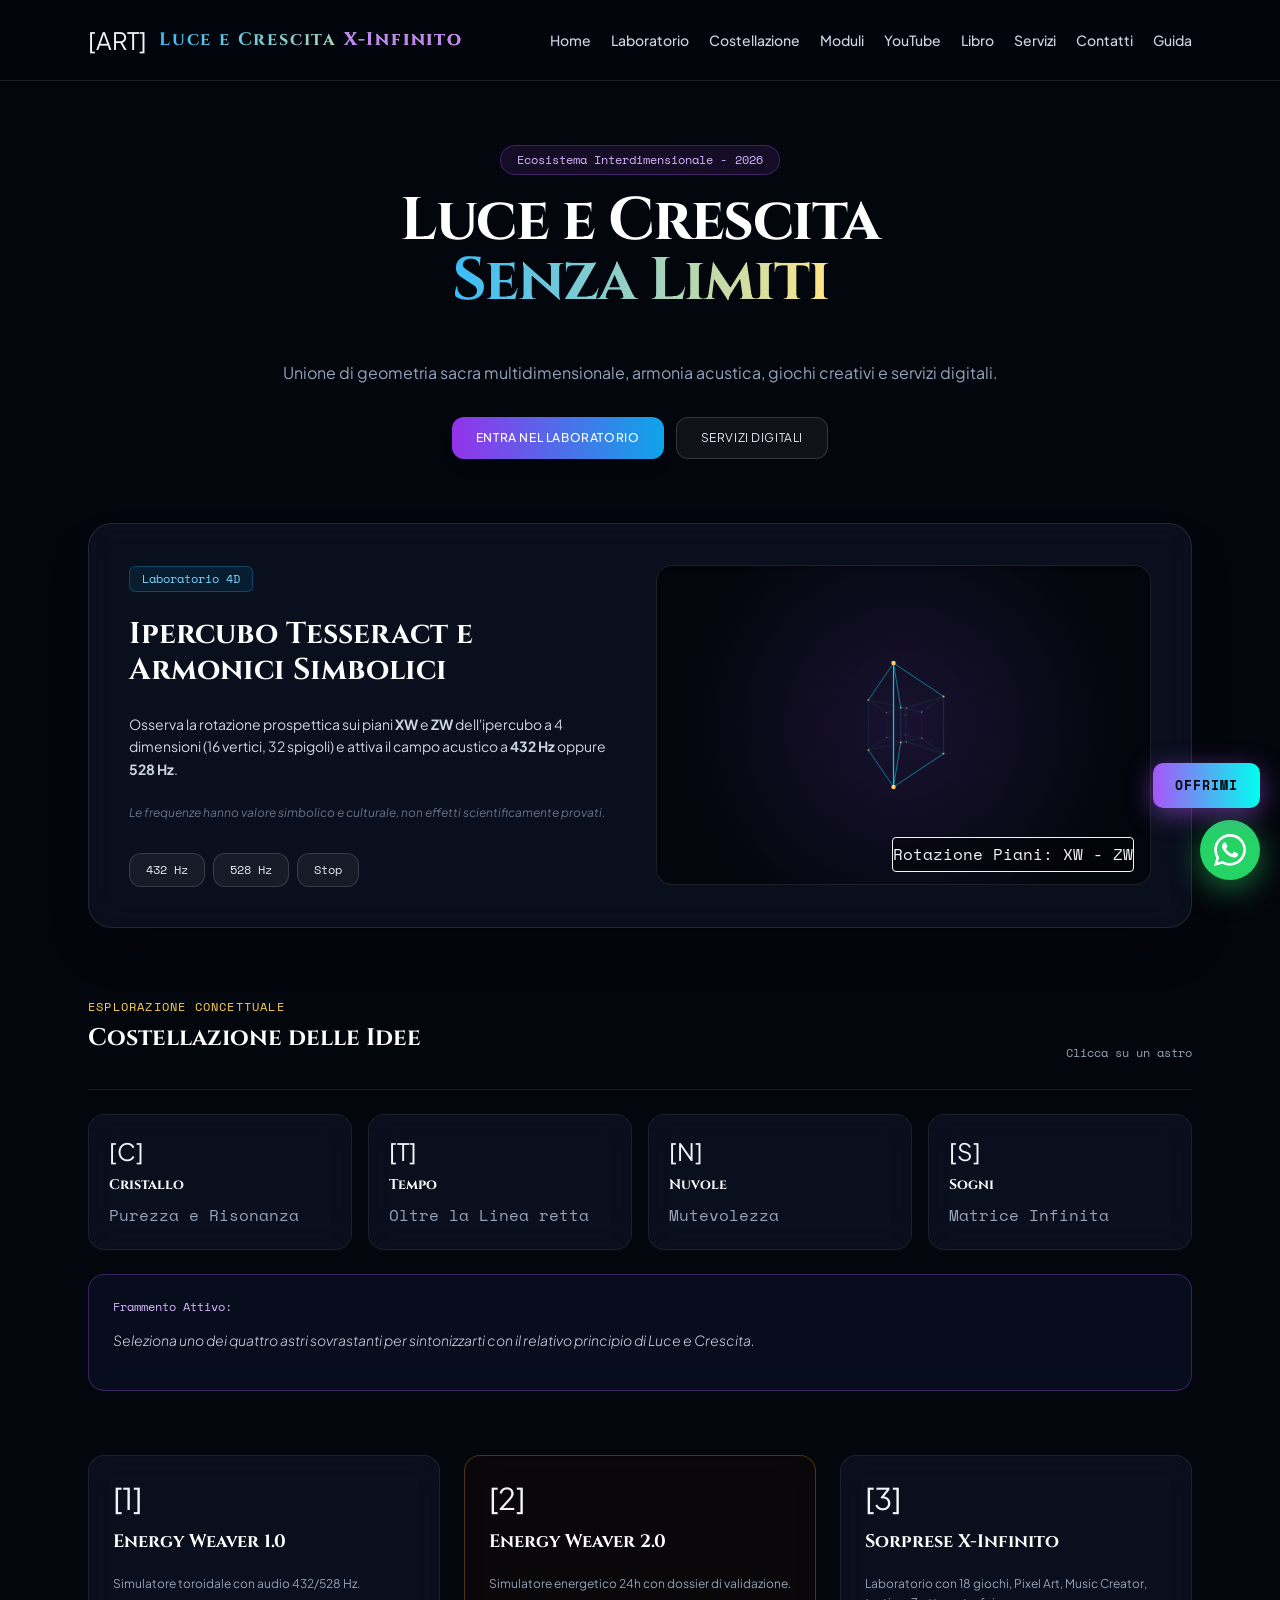
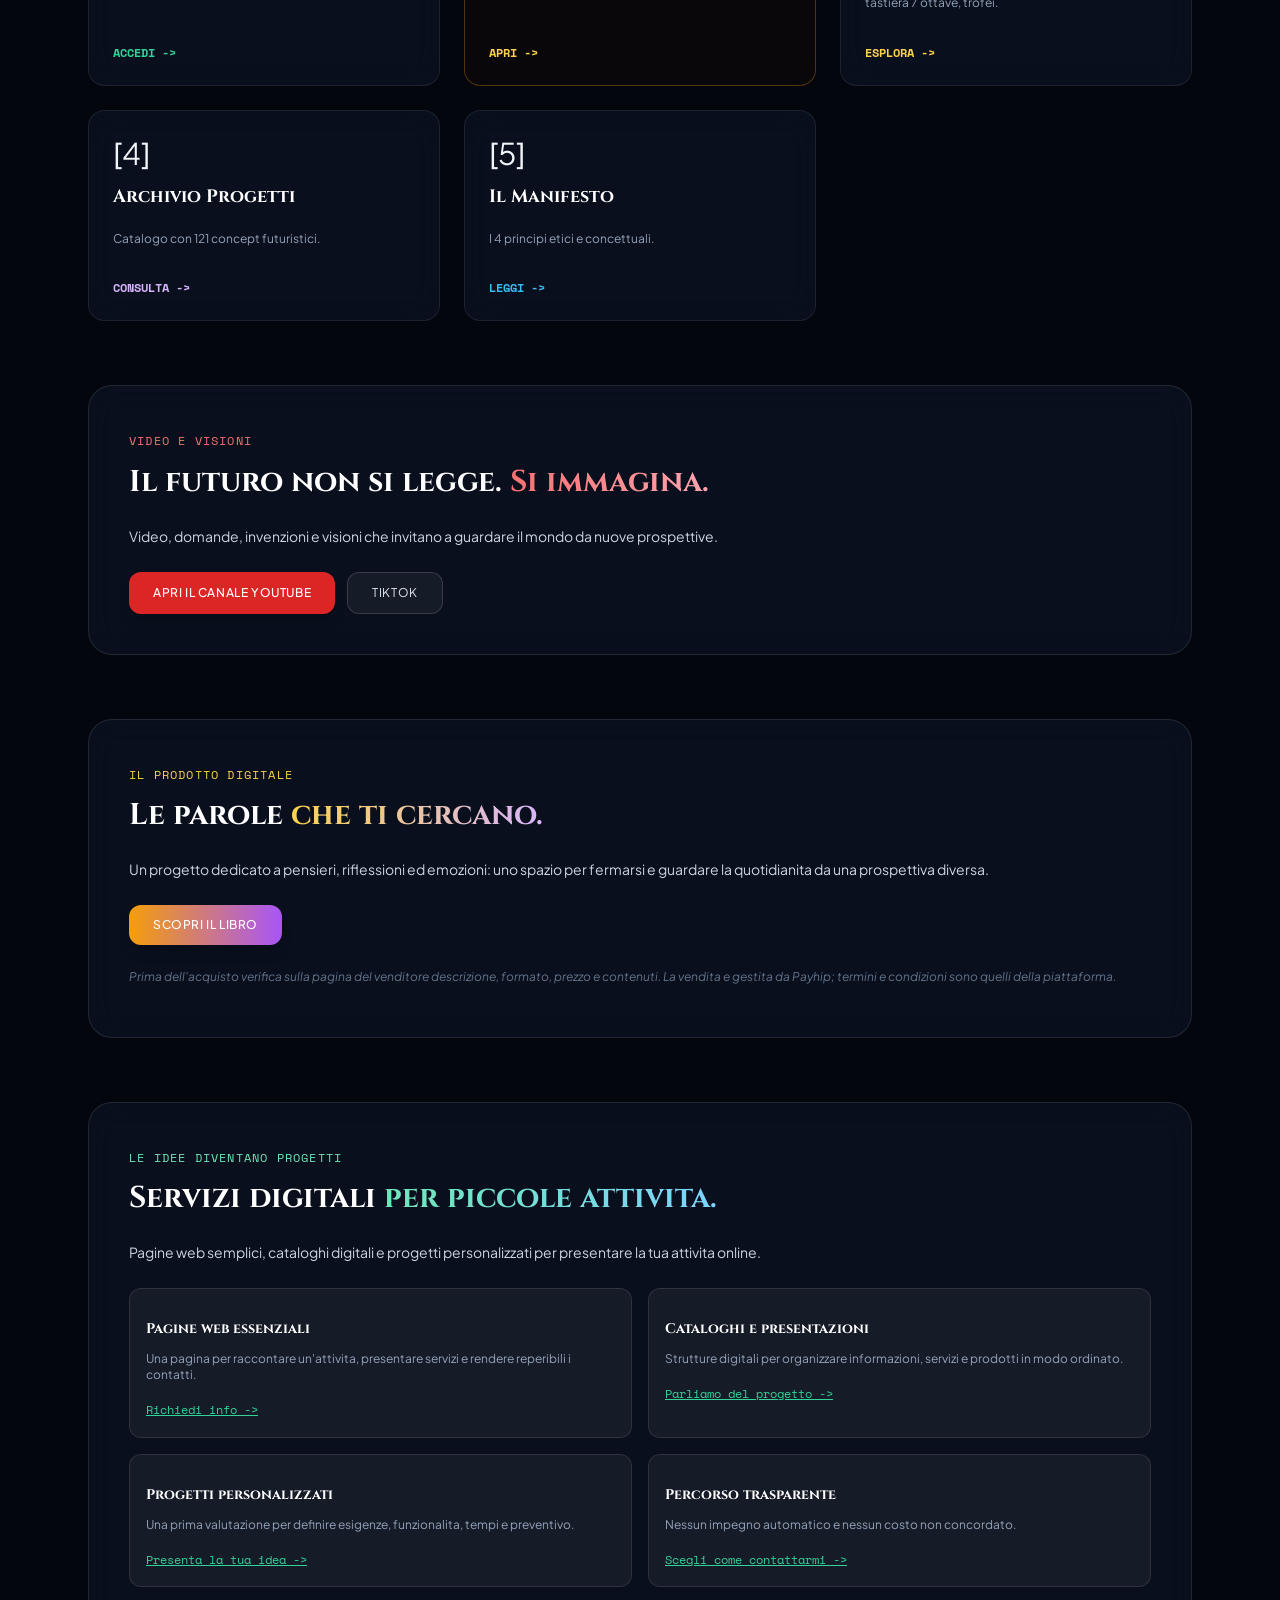
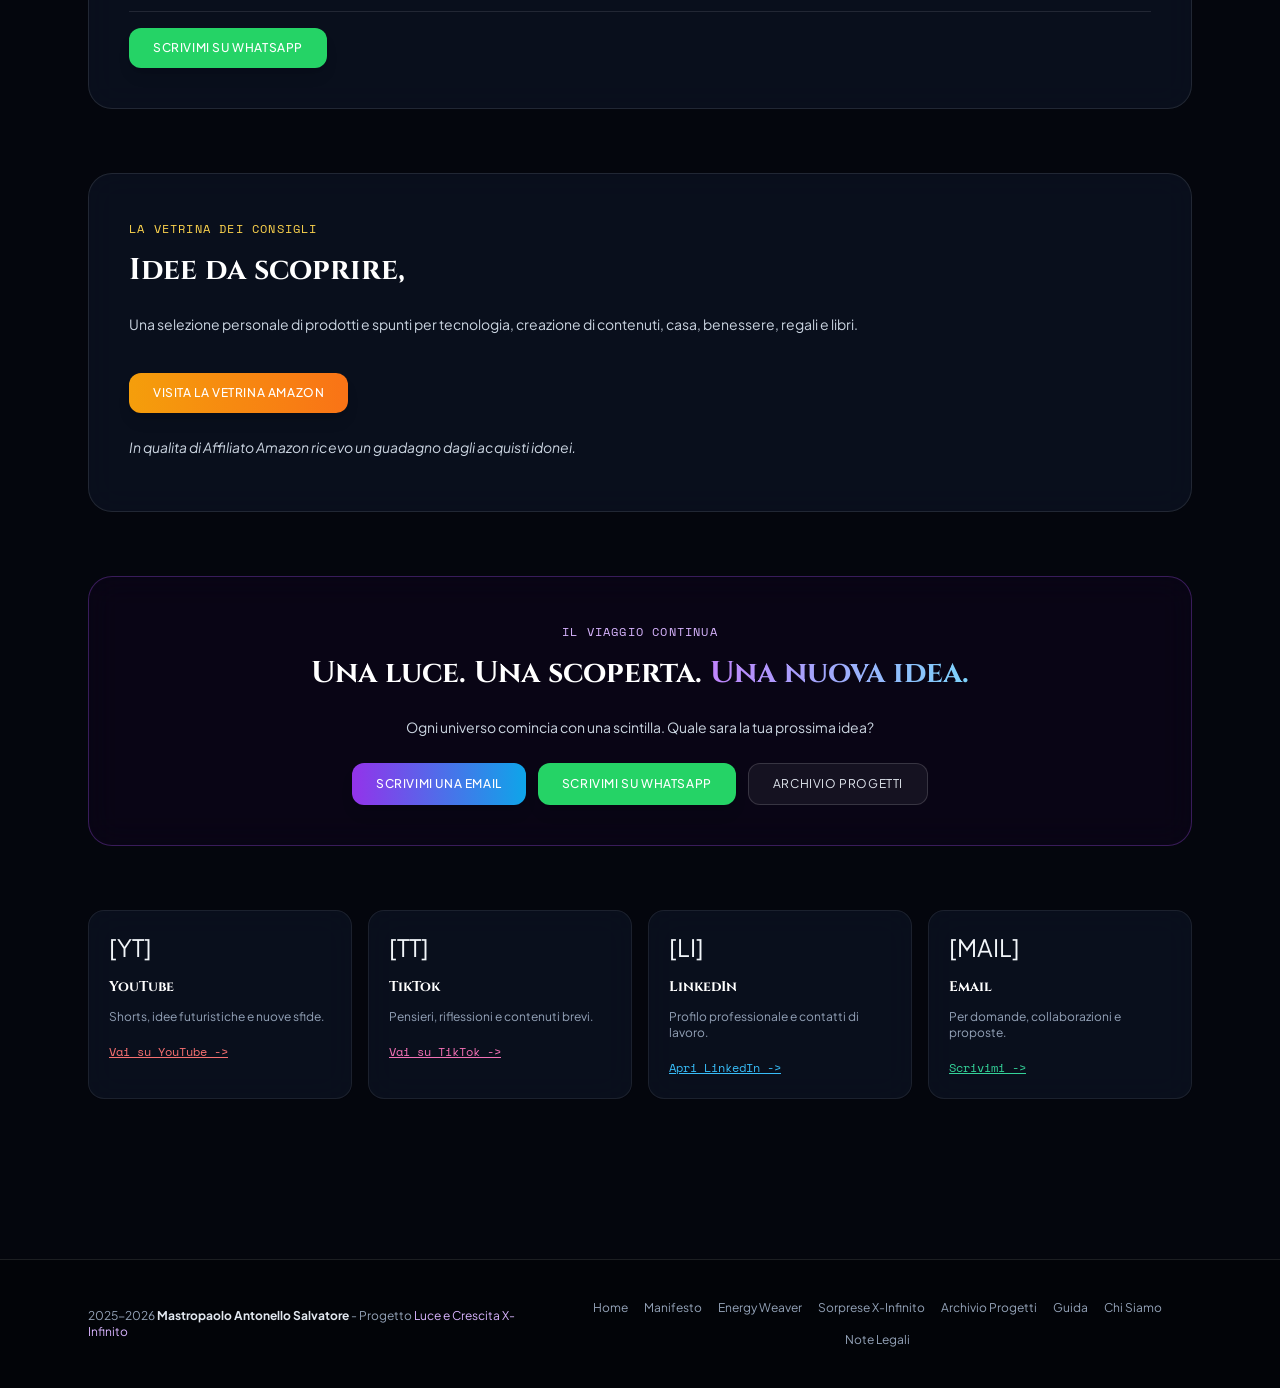
<file: index.html>
<!DOCTYPE html>
<html lang="it" class="scroll-smooth">
<head>
<meta charset="UTF-8">
<meta name="viewport" content="width=device-width, initial-scale=1.0, viewport-fit=cover">
<title>Luce e Crescita X-Infinito - Ecosistema Interdimensionale</title>
<meta name="description" content="Laboratorio concettuale, geometria sacra 4D, frequenze simboliche, giochi, creativita e servizi digitali.">
<meta name="author" content="Mastropaolo Antonello Salvatore">
<meta name="theme-color" content="#04060d">
<meta property="og:title" content="Luce e Crescita X-Infinito">
<meta property="og:description" content="Ecosistema interdimensionale: geometria sacra, filosofia della coscienza e codice indipendente.">
<meta property="og:type" content="website">
<meta property="og:url" content="https://luce-crescita.github.io/">
<meta name="robots" content="noai, noimageai">
<link rel="canonical" href="https://luce-crescita.github.io/">
<link rel="preconnect" href="https://fonts.googleapis.com">
<link rel="preconnect" href="https://fonts.gstatic.com" crossorigin>
<link rel="stylesheet" href="style.css">
<link rel="stylesheet" href="tailwind-lite.css">
<style>
.tesseract-box{background:radial-gradient(circle at center,rgba(30,20,55,0.8) 0%,rgba(4,6,13,0.95) 75%)}
.wa-float{position:fixed;bottom:20px;right:20px;z-index:999;width:60px;height:60px;border-radius:50%;background:#25d366;display:flex;align-items:center;justify-content:center;box-shadow:0 8px 30px rgba(37,211,102,0.5);transition:transform 0.2s;text-decoration:none}
.wa-float:hover{transform:scale(1.1)}
.wa-float svg{width:32px;height:32px;fill:#fff}
</style>
</head>
<body class="min-h-screen relative flex flex-col justify-between">

<header class="sticky top-0 z-50 backdrop-blur-xl bg-[#04060d]/90 border-b border-white/10">
<div class="max-w-6xl mx-auto px-6 h-20 flex items-center justify-between">
<a href="index.html" class="flex items-center gap-3 group">
<span class="text-2xl transition-transform group-hover:scale-110" aria-hidden="true">[ART]</span>
<span class="font-cinzel font-bold text-lg tracking-widest text-transparent bg-clip-text bg-gradient-to-r from-sky-400 via-purple-300 to-amber-200">
Luce e Crescita <span class="text-purple-400">X-Infinito</span>
</span>
</a>
<nav class="hidden lg:flex items-center gap-5 text-sm font-medium text-slate-300" aria-label="Navigazione principale">
<a href="#home" class="hover:text-sky-400 transition-colors">Home</a>
<a href="#laboratorio" class="hover:text-emerald-400 transition-colors">Laboratorio</a>
<a href="#costellazione" class="hover:text-amber-400 transition-colors">Costellazione</a>
<a href="#moduli" class="hover:text-purple-400 transition-colors">Moduli</a>
<a href="#youtube" class="hover:text-red-400 transition-colors">YouTube</a>
<a href="#libro" class="hover:text-amber-300 transition-colors">Libro</a>
<a href="#servizi" class="hover:text-emerald-300 transition-colors">Servizi</a>
<a href="#contatti" class="hover:text-sky-300 transition-colors">Contatti</a>
<a href="guida.html" class="hover:text-slate-100 transition-colors">Guida</a>
</nav>
<button id="mobileMenuBtn" aria-label="Apri menu" aria-controls="mobileMenu" aria-expanded="false" class="lg:hidden p-2 text-slate-300 hover:text-white focus-visible:ring-2 focus-visible:ring-sky-400 rounded-lg">
<svg class="w-6 h-6" fill="none" stroke="currentColor" viewBox="0 0 24 24" aria-hidden="true"><path stroke-linecap="round" stroke-linejoin="round" stroke-width="2" d="M4 6h16M4 12h16m-7 6h7"></path></svg>
</button>
</div>
<nav id="mobileMenu" class="hidden lg:hidden border-t border-white/10 bg-[#04060d]/95 px-6 py-4 space-y-2 text-sm font-medium text-slate-300" aria-label="Menu mobile">
<a href="#home" class="block hover:text-sky-400">Home</a>
<a href="#laboratorio" class="block hover:text-emerald-400">Laboratorio</a>
<a href="#costellazione" class="block hover:text-amber-400">Costellazione</a>
<a href="#moduli" class="block hover:text-purple-400">Moduli</a>
<a href="#youtube" class="block hover:text-red-400">YouTube</a>
<a href="#libro" class="block hover:text-amber-300">Libro</a>
<a href="#servizi" class="block hover:text-emerald-300">Servizi</a>
<a href="#contatti" class="block hover:text-sky-300">Contatti</a>
<a href="manifesto.html" class="block hover:text-purple-400">Manifesto</a>
<a href="about.html" class="block hover:text-sky-300">Chi Siamo</a>
<a href="progetti.html" class="block hover:text-purple-300">Archivio Progetti</a>
<a href="guida.html" class="block hover:text-slate-100">Guida</a>
<a href="copyright.html" class="block hover:text-purple-400">Note Legali</a>
</nav>
</header>

<main class="max-w-6xl mx-auto px-6 py-16 space-y-16 relative z-10 w-full flex-grow">

<section id="home" class="text-center space-y-4 max-w-3xl mx-auto">
<div class="inline-flex items-center gap-2 px-4 py-1.5 rounded-full bg-purple-500/10 border border-purple-500/30 text-xs font-mono-code text-purple-300">
Ecosistema Interdimensionale - <time datetime="2026">2026</time>
</div>
<h1 class="text-4xl md:text-6xl font-cinzel font-bold text-white tracking-tight leading-tight">
Luce e Crescita <br>
<span class="text-transparent bg-clip-text bg-gradient-to-r from-sky-400 via-purple-300 to-amber-200">Senza Limiti</span>
</h1>
<p class="text-sm md:text-base text-slate-400 leading-relaxed">
Unione di geometria sacra multidimensionale, armonia acustica, giochi creativi e servizi digitali.
</p>
<div class="flex flex-wrap justify-center gap-3 pt-4">
<a href="#laboratorio" class="inline-flex items-center gap-2 px-6 py-3 rounded-xl bg-gradient-to-r from-purple-600 to-sky-500 text-white font-medium text-xs tracking-wider uppercase transition-all shadow-lg hover:scale-105">
Entra nel Laboratorio
</a>
<a href="#servizi" class="inline-flex items-center gap-2 px-6 py-3 rounded-xl bg-white/5 border border-white/15 text-slate-200 hover:text-white hover:border-emerald-400/50 text-xs tracking-wider uppercase transition-all">
Servizi Digitali
</a>
</div>
</section>

<section id="laboratorio" class="card-glass p-8 md:p-10 rounded-3xl grid grid-cols-1 lg:grid-cols-12 gap-8 items-center border border-white/10 shadow-2xl">
<div class="lg:col-span-6 space-y-6">
<div class="inline-flex items-center gap-2 px-3 py-1 rounded-md bg-sky-500/10 border border-sky-500/30 text-xs font-mono-code text-sky-300">Laboratorio 4D</div>
<h2 class="text-2xl md:text-3xl font-cinzel font-bold text-white">Ipercubo Tesseract e Armonici Simbolici</h2>
<p class="text-sm text-slate-300 leading-relaxed">
Osserva la rotazione prospettica sui piani <strong>XW</strong> e <strong>ZW</strong> dell'ipercubo a 4 dimensioni (16 vertici, 32 spigoli) e attiva il campo acustico a <strong>432 Hz</strong> oppure <strong>528 Hz</strong>.
</p>
<p class="text-xs text-slate-500 italic">Le frequenze hanno valore simbolico e culturale, non effetti scientificamente provati.</p>
<div class="flex flex-wrap gap-2 pt-2">
<button id="audioBtn432" aria-pressed="false" class="inline-flex items-center gap-2 px-4 py-2 rounded-xl bg-white/5 border border-white/15 text-slate-200 hover:text-white hover:border-amber-400/50 text-xs font-mono-code transition-all">
432 Hz
</button>
<button id="audioBtn528" aria-pressed="false" class="inline-flex items-center gap-2 px-4 py-2 rounded-xl bg-white/5 border border-white/15 text-slate-200 hover:text-white hover:border-emerald-400/50 text-xs font-mono-code transition-all">
528 Hz
</button>
<button id="audioStop" class="inline-flex items-center gap-2 px-4 py-2 rounded-xl bg-white/5 border border-white/15 text-slate-200 hover:text-white hover:border-rose-400/50 text-xs font-mono-code transition-all">
Stop
</button>
</div>
</div>
<div class="lg:col-span-6">
<div class="tesseract-box rounded-2xl border border-white/10 h-72 md:h-80 w-full relative overflow-hidden flex items-center justify-center shadow-inner">
<canvas id="tesseractCanvas" class="w-full h-full block" role="img" aria-label="Proiezione 4D di un ipercubo"></canvas>
<div class="absolute bottom-3 right-4 text-[10px] font-mono-code text-sky-400/80 bg-black/40 px-2 py-1 rounded border border-sky-400/20">Rotazione Piani: XW - ZW</div>
</div>
</div>
</section>

<section id="costellazione" class="space-y-6 scroll-mt-24">
<div class="flex flex-col md:flex-row md:items-end justify-between gap-2 border-b border-white/10 pb-4">
<div>
<span class="text-xs font-mono-code text-amber-300 uppercase tracking-widest">Esplorazione Concettuale</span>
<h2 class="text-2xl font-cinzel font-bold text-white mt-1">Costellazione delle Idee</h2>
</div>
<p class="text-xs text-slate-400 font-mono-code">Clicca su un astro</p>
</div>
<div class="grid grid-cols-2 md:grid-cols-4 gap-4">
<button data-star="cristallo" class="star-btn card-glass p-5 rounded-2xl text-left space-y-2 group focus-visible:ring-2 focus-visible:ring-sky-400">
<div class="text-2xl group-hover:scale-110 transition-transform" aria-hidden="true">[C]</div>
<div class="font-cinzel font-bold text-white text-sm">Cristallo</div>
<div class="text-[11px] text-slate-400 font-mono-code">Purezza e Risonanza</div>
</button>
<button data-star="tempo" class="star-btn card-glass p-5 rounded-2xl text-left space-y-2 group focus-visible:ring-2 focus-visible:ring-purple-400">
<div class="text-2xl group-hover:scale-110 transition-transform" aria-hidden="true">[T]</div>
<div class="font-cinzel font-bold text-white text-sm">Tempo</div>
<div class="text-[11px] text-slate-400 font-mono-code">Oltre la Linea retta</div>
</button>
<button data-star="nuvole" class="star-btn card-glass p-5 rounded-2xl text-left space-y-2 group focus-visible:ring-2 focus-visible:ring-emerald-400">
<div class="text-2xl group-hover:scale-110 transition-transform" aria-hidden="true">[N]</div>
<div class="font-cinzel font-bold text-white text-sm">Nuvole</div>
<div class="text-[11px] text-slate-400 font-mono-code">Mutevolezza</div>
</button>
<button data-star="sogni" class="star-btn card-glass p-5 rounded-2xl text-left space-y-2 group focus-visible:ring-2 focus-visible:ring-amber-400">
<div class="text-2xl group-hover:scale-110 transition-transform" aria-hidden="true">[S]</div>
<div class="font-cinzel font-bold text-white text-sm">Sogni</div>
<div class="text-[11px] text-slate-400 font-mono-code">Matrice Infinita</div>
</button>
</div>
<div id="starDisplay" class="p-6 rounded-2xl bg-[#080d1e] border border-purple-500/30 text-slate-300 text-sm leading-relaxed transition-all" aria-live="polite">
<span class="text-xs font-mono-code text-purple-300 block mb-1">Frammento Attivo:</span>
<p id="starText" class="italic font-light">Seleziona uno dei quattro astri sovrastanti per sintonizzarti con il relativo principio di Luce e Crescita.</p>
</div>
</section>

<section id="moduli" class="grid grid-cols-1 md:grid-cols-2 lg:grid-cols-3 gap-6">
<div class="card-glass p-6 rounded-2xl flex flex-col justify-between">
<div class="space-y-3">
<div class="text-3xl" aria-hidden="true">[1]</div>
<h3 class="text-lg font-cinzel font-bold text-white">Energy Weaver 1.0</h3>
<p class="text-xs text-slate-400 leading-relaxed">Simulatore toroidale con audio 432/528 Hz.</p>
</div>
<a href="energia-eterna.html" class="mt-5 text-emerald-400 text-xs font-mono-code uppercase font-semibold inline-flex items-center gap-1 hover:text-emerald-300">Accedi -&gt;</a>
</div>
<div class="card-glass p-6 rounded-2xl flex flex-col justify-between border-amber-500/30 bg-amber-950/10">
<div class="space-y-3">
<div class="text-3xl" aria-hidden="true">[2]</div>
<h3 class="text-lg font-cinzel font-bold text-white">Energy Weaver 2.0</h3>
<p class="text-xs text-slate-400 leading-relaxed">Simulatore energetico 24h con dossier di validazione.</p>
</div>
<a href="energy-weaver-2.html" class="mt-5 text-amber-300 text-xs font-mono-code uppercase font-semibold inline-flex items-center gap-1 hover:text-amber-200">Apri -&gt;</a>
</div>
<div class="card-glass p-6 rounded-2xl flex flex-col justify-between">
<div class="space-y-3">
<div class="text-3xl" aria-hidden="true">[3]</div>
<h3 class="text-lg font-cinzel font-bold text-white">Sorprese X-Infinito</h3>
<p class="text-xs text-slate-400 leading-relaxed">Laboratorio con 18 giochi, Pixel Art, Music Creator, tastiera 7 ottave, trofei.</p>
</div>
<a href="sorprese.html" class="mt-5 text-amber-300 text-xs font-mono-code uppercase font-semibold inline-flex items-center gap-1 hover:text-amber-200">Esplora -&gt;</a>
</div>
<div class="card-glass p-6 rounded-2xl flex flex-col justify-between">
<div class="space-y-3">
<div class="text-3xl" aria-hidden="true">[4]</div>
<h3 class="text-lg font-cinzel font-bold text-white">Archivio Progetti</h3>
<p class="text-xs text-slate-400 leading-relaxed">Catalogo con 121 concept futuristici.</p>
</div>
<a href="progetti.html" class="mt-5 text-purple-300 text-xs font-mono-code uppercase font-semibold inline-flex items-center gap-1 hover:text-purple-200">Consulta -&gt;</a>
</div>
<div class="card-glass p-6 rounded-2xl flex flex-col justify-between">
<div class="space-y-3">
<div class="text-3xl" aria-hidden="true">[5]</div>
<h3 class="text-lg font-cinzel font-bold text-white">Il Manifesto</h3>
<p class="text-xs text-slate-400 leading-relaxed">I 4 principi etici e concettuali.</p>
</div>
<a href="manifesto.html" class="mt-5 text-sky-400 text-xs font-mono-code uppercase font-semibold inline-flex items-center gap-1 hover:text-sky-300">Leggi -&gt;</a>
</div>
</section>

<section id="youtube" class="card-glass p-8 md:p-10 rounded-3xl border border-white/10 space-y-6">
<div class="space-y-3">
<span class="text-xs font-mono-code text-red-400 uppercase tracking-widest">Video e Visioni</span>
<h2 class="text-2xl md:text-3xl font-cinzel font-bold text-white">Il futuro non si legge. <span class="text-transparent bg-clip-text bg-gradient-to-r from-red-400 to-rose-300">Si immagina.</span></h2>
<p class="text-sm text-slate-300 leading-relaxed">Video, domande, invenzioni e visioni che invitano a guardare il mondo da nuove prospettive.</p>
</div>
<div class="flex flex-wrap gap-3">
<a href="https://www.youtube.com/@antonellosalvatoremastropa267" target="_blank" rel="noopener noreferrer" class="inline-flex items-center gap-2 px-6 py-3 rounded-xl bg-red-600 hover:bg-red-500 text-white font-medium text-xs tracking-wider uppercase transition-all shadow-lg">
Apri il canale YouTube
</a>
<a href="https://www.tiktok.com/@antonello.official1" target="_blank" rel="noopener noreferrer" class="inline-flex items-center gap-2 px-6 py-3 rounded-xl bg-white/5 border border-white/15 text-slate-200 hover:text-white text-xs tracking-wider uppercase transition-all">
TikTok
</a>
</div>
</section>

<section id="libro" class="card-glass p-8 md:p-10 rounded-3xl border border-white/10 space-y-6">
<div class="space-y-3">
<span class="text-xs font-mono-code text-amber-300 uppercase tracking-widest">Il Prodotto Digitale</span>
<h2 class="text-2xl md:text-3xl font-cinzel font-bold text-white">Le parole <span class="text-transparent bg-clip-text bg-gradient-to-r from-amber-300 to-purple-300">che ti cercano.</span></h2>
<p class="text-sm text-slate-300 leading-relaxed">Un progetto dedicato a pensieri, riflessioni ed emozioni: uno spazio per fermarsi e guardare la quotidianita da una prospettiva diversa.</p>
</div>
<div class="flex flex-wrap gap-3">
<a href="https://payhip.com/b/iM8qS" target="_blank" rel="noopener noreferrer" class="inline-flex items-center gap-2 px-6 py-3 rounded-xl bg-gradient-to-r from-amber-500 to-purple-500 text-white font-medium text-xs tracking-wider uppercase transition-all shadow-lg hover:scale-105">
Scopri il libro
</a>
</div>
<p class="text-xs text-slate-500 italic">Prima dell'acquisto verifica sulla pagina del venditore descrizione, formato, prezzo e contenuti. La vendita e gestita da Payhip; termini e condizioni sono quelli della piattaforma.</p>
</section>

<section id="servizi" class="card-glass p-8 md:p-10 rounded-3xl border border-white/10 space-y-6">
<div class="space-y-3">
<span class="text-xs font-mono-code text-emerald-300 uppercase tracking-widest">Le Idee Diventano Progetti</span>
<h2 class="text-2xl md:text-3xl font-cinzel font-bold text-white">Servizi digitali <span class="text-transparent bg-clip-text bg-gradient-to-r from-emerald-300 to-sky-300">per piccole attivita.</span></h2>
<p class="text-sm text-slate-300 leading-relaxed">Pagine web semplici, cataloghi digitali e progetti personalizzati per presentare la tua attivita online.</p>
</div>
<div class="grid grid-cols-1 md:grid-cols-2 gap-4">
<div class="p-4 rounded-xl bg-white/5 border border-white/10">
<h3 class="font-cinzel font-bold text-white text-sm mb-2">Pagine web essenziali</h3>
<p class="text-xs text-slate-400 mb-3">Una pagina per raccontare un'attivita, presentare servizi e rendere reperibili i contatti.</p>
<a href="mailto:amastropaolo1@gmail.com?subject=Richiesta%20informazioni%20pagine%20web" class="text-emerald-400 text-xs font-mono-code underline">Richiedi info -&gt;</a>
</div>
<div class="p-4 rounded-xl bg-white/5 border border-white/10">
<h3 class="font-cinzel font-bold text-white text-sm mb-2">Cataloghi e presentazioni</h3>
<p class="text-xs text-slate-400 mb-3">Strutture digitali per organizzare informazioni, servizi e prodotti in modo ordinato.</p>
<a href="mailto:amastropaolo1@gmail.com?subject=Richiesta%20catalogo%20digitale" class="text-emerald-400 text-xs font-mono-code underline">Parliamo del progetto -&gt;</a>
</div>
<div class="p-4 rounded-xl bg-white/5 border border-white/10">
<h3 class="font-cinzel font-bold text-white text-sm mb-2">Progetti personalizzati</h3>
<p class="text-xs text-slate-400 mb-3">Una prima valutazione per definire esigenze, funzionalita, tempi e preventivo.</p>
<a href="mailto:amastropaolo1@gmail.com?subject=Nuovo%20progetto%20digitale" class="text-emerald-400 text-xs font-mono-code underline">Presenta la tua idea -&gt;</a>
</div>
<div class="p-4 rounded-xl bg-white/5 border border-white/10">
<h3 class="font-cinzel font-bold text-white text-sm mb-2">Percorso trasparente</h3>
<p class="text-xs text-slate-400 mb-3">Nessun impegno automatico e nessun costo non concordato.</p>
<a href="#contatti" class="text-emerald-400 text-xs font-mono-code underline">Scegli come contattarmi -&gt;</a>
</div>
</div>
<div class="pt-4 flex flex-wrap gap-3 border-t border-white/10">
<a href="https://wa.me/393934105272?text=Buongiorno%2C%20ti%20contatto%20dal%20sito%20Luce%20e%20Crescita." target="_blank" rel="noopener noreferrer" class="inline-flex items-center gap-2 px-6 py-3 rounded-xl bg-[#25d366] hover:bg-[#1fb855] text-white font-medium text-xs tracking-wider uppercase transition-all shadow-lg">
Scrivimi su WhatsApp
</a>
</div>
</section>

<section id="consigli" class="card-glass p-8 md:p-10 rounded-3xl border border-white/10 space-y-6">
<div class="space-y-3">
<span class="text-xs font-mono-code text-amber-300 uppercase tracking-widest">La Vetrina dei Consigli</span>
<h2 class="text-2xl md:text-3xl font-cinzel font-bold text-white">Idee da scoprire, <span class="text-transparent bg-clip-text bg-gradient-to-r from-amber-300 to-orange-400">senza obblighi.</span></h2>
<p class="text-sm text-slate-300 leading-relaxed">Una selezione personale di prodotti e spunti per tecnologia, creazione di contenuti, casa, benessere, regali e libri.</p>
</div>
<a href="https://www.amazon.it/shop/antonello.official1/list/1KNHVVIOC5G3P?ref_=aipsflist&tag=antonellosalv-21" target="_blank" rel="noopener noreferrer" class="inline-flex items-center gap-2 px-6 py-3 rounded-xl bg-gradient-to-r from-amber-500 to-orange-500 text-white font-medium text-xs tracking-wider uppercase transition-all shadow-lg hover:scale-105">
Visita la vetrina Amazon
</a>
<p class="text-sm text-slate-300 italic mt-3">In qualita di Affiliato Amazon ricevo un guadagno dagli acquisti idonei.</p>
</section>

<section id="contatti" class="card-glass p-8 md:p-10 rounded-3xl border border-purple-500/30 space-y-6 bg-purple-950/10 text-center">
<div class="space-y-3">
<span class="text-xs font-mono-code text-purple-300 uppercase tracking-widest">Il Viaggio Continua</span>
<h2 class="text-2xl md:text-3xl font-cinzel font-bold text-white">Una luce. Una scoperta. <span class="text-transparent bg-clip-text bg-gradient-to-r from-purple-400 to-sky-300">Una nuova idea.</span></h2>
<p class="text-sm text-slate-300 leading-relaxed">Ogni universo comincia con una scintilla. Quale sara la tua prossima idea?</p>
</div>
<div class="flex flex-wrap justify-center gap-3">
<a href="mailto:amastropaolo1@gmail.com" class="inline-flex items-center gap-2 px-6 py-3 rounded-xl bg-gradient-to-r from-purple-600 to-sky-500 text-white font-medium text-xs tracking-wider uppercase transition-all shadow-lg">
Scrivimi una email
</a>
<a href="https://wa.me/393934105272?text=Buongiorno%2C%20ti%20contatto%20dal%20sito%20Luce%20e%20Crescita." target="_blank" rel="noopener noreferrer" class="inline-flex items-center gap-2 px-6 py-3 rounded-xl bg-[#25d366] hover:bg-[#1fb855] text-white font-medium text-xs tracking-wider uppercase transition-all shadow-lg">
Scrivimi su WhatsApp
</a>
<a href="progetti.html" class="inline-flex items-center gap-2 px-6 py-3 rounded-xl bg-white/5 border border-white/15 text-slate-200 hover:text-white text-xs tracking-wider uppercase transition-all">
Archivio Progetti
</a>
</div>
</section>

<section id="social" class="grid grid-cols-1 md:grid-cols-2 lg:grid-cols-4 gap-4">
<div class="card-glass p-5 rounded-2xl">
<div class="text-2xl mb-2" aria-hidden="true">[YT]</div>
<h3 class="font-cinzel font-bold text-white text-sm mb-1">YouTube</h3>
<p class="text-xs text-slate-400 mb-3">Shorts, idee futuristiche e nuove sfide.</p>
<a href="https://www.youtube.com/@antonellosalvatoremastropa267" target="_blank" rel="noopener noreferrer" class="text-red-400 text-xs font-mono-code underline">Vai su YouTube -&gt;</a>
</div>
<div class="card-glass p-5 rounded-2xl">
<div class="text-2xl mb-2" aria-hidden="true">[TT]</div>
<h3 class="font-cinzel font-bold text-white text-sm mb-1">TikTok</h3>
<p class="text-xs text-slate-400 mb-3">Pensieri, riflessioni e contenuti brevi.</p>
<a href="https://www.tiktok.com/@antonello.official1" target="_blank" rel="noopener noreferrer" class="text-pink-400 text-xs font-mono-code underline">Vai su TikTok -&gt;</a>
</div>
<div class="card-glass p-5 rounded-2xl">
<div class="text-2xl mb-2" aria-hidden="true">[LI]</div>
<h3 class="font-cinzel font-bold text-white text-sm mb-1">LinkedIn</h3>
<p class="text-xs text-slate-400 mb-3">Profilo professionale e contatti di lavoro.</p>
<a href="https://www.linkedin.com/in/antonello-salvatore-mastropaolo-11197aa7" target="_blank" rel="noopener noreferrer" class="text-sky-400 text-xs font-mono-code underline">Apri LinkedIn -&gt;</a>
</div>
<div class="card-glass p-5 rounded-2xl">
<div class="text-2xl mb-2" aria-hidden="true">[MAIL]</div>
<h3 class="font-cinzel font-bold text-white text-sm mb-1">Email</h3>
<p class="text-xs text-slate-400 mb-3">Per domande, collaborazioni e proposte.</p>
<a href="mailto:amastropaolo1@gmail.com" class="text-emerald-400 text-xs font-mono-code underline">Scrivimi -&gt;</a>
</div>
</section>

</main>

<footer class="border-t border-white/10 bg-[#020408] mt-24 py-10 w-full">
<div class="max-w-6xl mx-auto px-6 flex flex-col md:flex-row items-center justify-between gap-6 text-xs text-slate-400">
<div>
2025-2026 <strong class="text-slate-200">Mastropaolo Antonello Salvatore</strong> - Progetto <span class="text-purple-300">Luce e Crescita X-Infinito</span>
</div>
<div class="flex flex-wrap justify-center gap-4">
<a href="index.html" class="hover:text-purple-400 transition-colors">Home</a>
<a href="manifesto.html" class="hover:text-purple-400 transition-colors">Manifesto</a>
<a href="energia-eterna.html" class="hover:text-purple-400 transition-colors">Energy Weaver</a>
<a href="sorprese.html" class="hover:text-purple-400 transition-colors">Sorprese X-Infinito</a>
<a href="progetti.html" class="hover:text-purple-400 transition-colors">Archivio Progetti</a>
<a href="guida.html" class="hover:text-purple-400 transition-colors">Guida</a>
<a href="about.html" class="hover:text-purple-400 transition-colors">Chi Siamo</a>
<a href="copyright.html" class="hover:text-purple-400 transition-colors">Note Legali</a>
</div>
</div>
</footer>

<a href="https://wa.me/393934105272?text=Buongiorno%2C%20ti%20contatto%20dal%20sito%20Luce%20e%20Crescita." target="_blank" rel="noopener noreferrer" class="wa-float" aria-label="Contattami su WhatsApp">
<svg viewBox="0 0 24 24" aria-hidden="true"><path d="M17.472 14.382c-.297-.149-1.758-.867-2.03-.967-.273-.099-.471-.148-.67.15-.197.297-.767.966-.94 1.164-.173.199-.347.223-.644.075-.297-.15-1.255-.463-2.39-1.475-.883-.788-1.48-1.761-1.653-2.059-.173-.297-.018-.458.13-.606.134-.133.298-.347.446-.52.149-.174.198-.298.298-.497.099-.198.05-.371-.025-.52-.075-.149-.669-1.612-.916-2.207-.242-.579-.487-.5-.669-.51-.173-.008-.371-.01-.57-.01-.198 0-.52.074-.792.372-.272.297-1.04 1.016-1.04 2.479 0 1.462 1.065 2.875 1.213 3.074.149.198 2.096 3.2 5.077 4.487.709.306 1.262.489 1.694.625.712.227 1.36.195 1.871.118.571-.085 1.758-.719 2.006-1.413.248-.694.248-1.289.173-1.413-.074-.124-.272-.198-.57-.347m-5.421 7.403h-.004a9.87 9.87 0 01-5.031-1.378l-.361-.214-3.741.982.998-3.648-.235-.374a9.86 9.86 0 01-1.51-5.26c.001-5.45 4.436-9.884 9.888-9.884 2.64 0 5.122 1.03 6.988 2.898a9.825 9.825 0 012.893 6.994c-.003 5.45-4.437 9.884-9.885 9.884m8.413-18.297A11.815 11.815 0 0012.05 0C5.495 0 .16 5.335.157 11.892c0 2.096.547 4.142 1.588 5.945L.057 24l6.305-1.654a11.882 11.882 0 005.683 1.448h.005c6.554 0 11.89-5.335 11.893-11.893a11.821 11.821 0 00-3.48-8.413z"/></svg>
</a>

<script src="nav.js" defer></script>
<script src="audio.js" defer></script>
<script>
(function(){
  var canvas = document.getElementById('tesseractCanvas');
  if (!canvas) return;
  var ctx = canvas.getContext('2d');
  var paused = window.matchMedia('(prefers-reduced-motion: reduce)').matches;
  function resizeCanvas(){
    var rect = canvas.parentElement.getBoundingClientRect();
    if (rect.width <= 0) return;
    var dpr = window.devicePixelRatio || 1;
    canvas.width = rect.width * dpr;
    canvas.height = rect.height * dpr;
    canvas.style.width = rect.width + 'px';
    canvas.style.height = rect.height + 'px';
    ctx.setTransform(dpr, 0, 0, dpr, 0, 0);
  }
  if (window.ResizeObserver) new ResizeObserver(resizeCanvas).observe(canvas.parentElement);
  else window.addEventListener('resize', resizeCanvas);
  resizeCanvas();
  var vertices4D = [];
  for (var i = 0; i < 16; i++) {
    vertices4D.push([(i & 1) ? 1 : -1, (i & 2) ? 1 : -1, (i & 4) ? 1 : -1, (i & 8) ? 1 : -1]);
  }
  var edges = [];
  for (var i2 = 0; i2 < 16; i2++) {
    for (var j = i2 + 1; j < 16; j++) {
      var diff = 0;
      for (var k = 0; k < 4; k++) if (vertices4D[i2][k] !== vertices4D[j][k]) diff++;
      if (diff === 1) edges.push([i2, j]);
    }
  }
  var angleXW = 0, angleZW = 0;
  function render4D(){
    var w = canvas.width / (window.devicePixelRatio || 1);
    var h = canvas.height / (window.devicePixelRatio || 1);
    ctx.clearRect(0, 0, w, h);
    var cx = w / 2, cy = h / 2;
    var baseScale = Math.min(cx, cy) * 0.72;
    if (!paused) { angleXW += 0.015; angleZW += 0.01; }
    var projected2D = vertices4D.map(function(v){
      var x = v[0], y = v[1], z = v[2], wv = v[3];
      var cosXW = Math.cos(angleXW), sinXW = Math.sin(angleXW);
      var x1 = x * cosXW - wv * sinXW;
      var w1 = x * sinXW + wv * cosXW;
      var cosZW = Math.cos(angleZW), sinZW = Math.sin(angleZW);
      var z2 = z * cosZW - w1 * sinZW;
      var w2 = z * sinZW + w1 * cosZW;
      var dist4D = 2.4;
      var scale4 = 1 / Math.max(0.1, dist4D - w2);
      var x3 = x1 * scale4;
      var y3 = y * scale4;
      var z3 = z2 * scale4;
      var dist3D = 2.8;
      var scale3 = 1 / Math.max(0.1, dist3D - z3);
      return { x: cx + x3 * scale3 * baseScale, y: cy + y3 * scale3 * baseScale, depth: Math.min(scale4, 3) };
    });
    edges.forEach(function(e){
      var p1 = projected2D[e[0]], p2 = projected2D[e[1]];
      var avgDepth = (p1.depth + p2.depth) * 0.5;
      ctx.beginPath();
      ctx.moveTo(p1.x, p1.y);
      ctx.lineTo(p2.x, p2.y);
      ctx.strokeStyle = 'rgba(0, 240, 255, ' + Math.min(1, avgDepth * 0.6) + ')';
      ctx.lineWidth = Math.min(3, avgDepth * 0.8);
      ctx.stroke();
    });
    projected2D.forEach(function(p){
      ctx.beginPath();
      ctx.arc(p.x, p.y, p.depth * 1.5, 0, Math.PI * 2);
      ctx.fillStyle = '#ffd166';
      ctx.fill();
    });
    if (!paused) requestAnimationFrame(render4D);
  }
  render4D();
  var currentFreq = null;
  function stopAudio(){
    currentFreq = null;
    updateAudioButtons(null);
  }
  function playFreq(freq){
    if (!window.AudioEngine) return;
    if (currentFreq === freq) { stopAudio(); return; }
    currentFreq = freq;
    AudioEngine.resumeContext().then(function(){
      AudioEngine.tone(freq, 4.0, 'sine', 0.08);
      updateAudioButtons(freq);
    }).catch(function(){ currentFreq = null; updateAudioButtons(null); });
    setTimeout(function(){
      if (currentFreq === freq) { currentFreq = null; updateAudioButtons(null); }
    }, 4000);
  }
  function updateAudioButtons(freq){
    var b432 = document.getElementById('audioBtn432');
    var b528 = document.getElementById('audioBtn528');
    if (!b432 || !b528) return;
    b432.setAttribute('aria-pressed', String(freq === 432));
    b528.setAttribute('aria-pressed', String(freq === 528));
    b432.style.borderColor = freq === 432 ? '#fbbf24' : '';
    b432.style.color = freq === 432 ? '#fcd34d' : '';
    b528.style.borderColor = freq === 528 ? '#34d399' : '';
    b528.style.color = freq === 528 ? '#6ee7b7' : '';
  }
  document.getElementById('audioBtn432').addEventListener('click', function(){ playFreq(432); });
  document.getElementById('audioBtn528').addEventListener('click', function(){ playFreq(528); });
  document.getElementById('audioStop').addEventListener('click', stopAudio);
})();

(function(){
  var starsData = {
    cristallo: "Il Cristallo insegna che la massima trasparenza si ottiene solo attraverso una struttura interiore rigorosa e ordinata: ogni frattale riflette la luce originaria senza trattenerla per se.",
    tempo: "Il Tempo non e un nastro unidirezionale che si consuma, ma una sfera in perenne risonanza. Nella dimensione X-Infinito il passato e fondamento, il futuro e gia presente in potenza.",
    nuvole: "Le Nuvole mostrano la bellezza della forma mutevole. Cambiare prospettiva, cedere alla trasformazione e accogliere il vuoto sono gli unici modi per non spezzarsi mai.",
    sogni: "I Sogni sono la matrice quantistica da cui scaturisce ogni architettura del reale. Prima che una visione diventi codice, disegno o materia, dev'essere osata nell'invisibile."
  };
  var starTimeout = null;
  document.querySelectorAll('[data-star]').forEach(function(btn){
    btn.addEventListener('click', function(){
      var name = btn.getAttribute('data-star');
      var textElem = document.getElementById('starText');
      if (!starsData[name]) return;
      if (starTimeout) clearTimeout(starTimeout);
      textElem.style.transition = 'opacity 0.3s ease';
      textElem.style.opacity = '0';
      starTimeout = setTimeout(function(){
        textElem.textContent = starsData[name];
        textElem.style.opacity = '1';
      }, 150);
    });
  });
})();
</script>
</body>
</html>
</file>
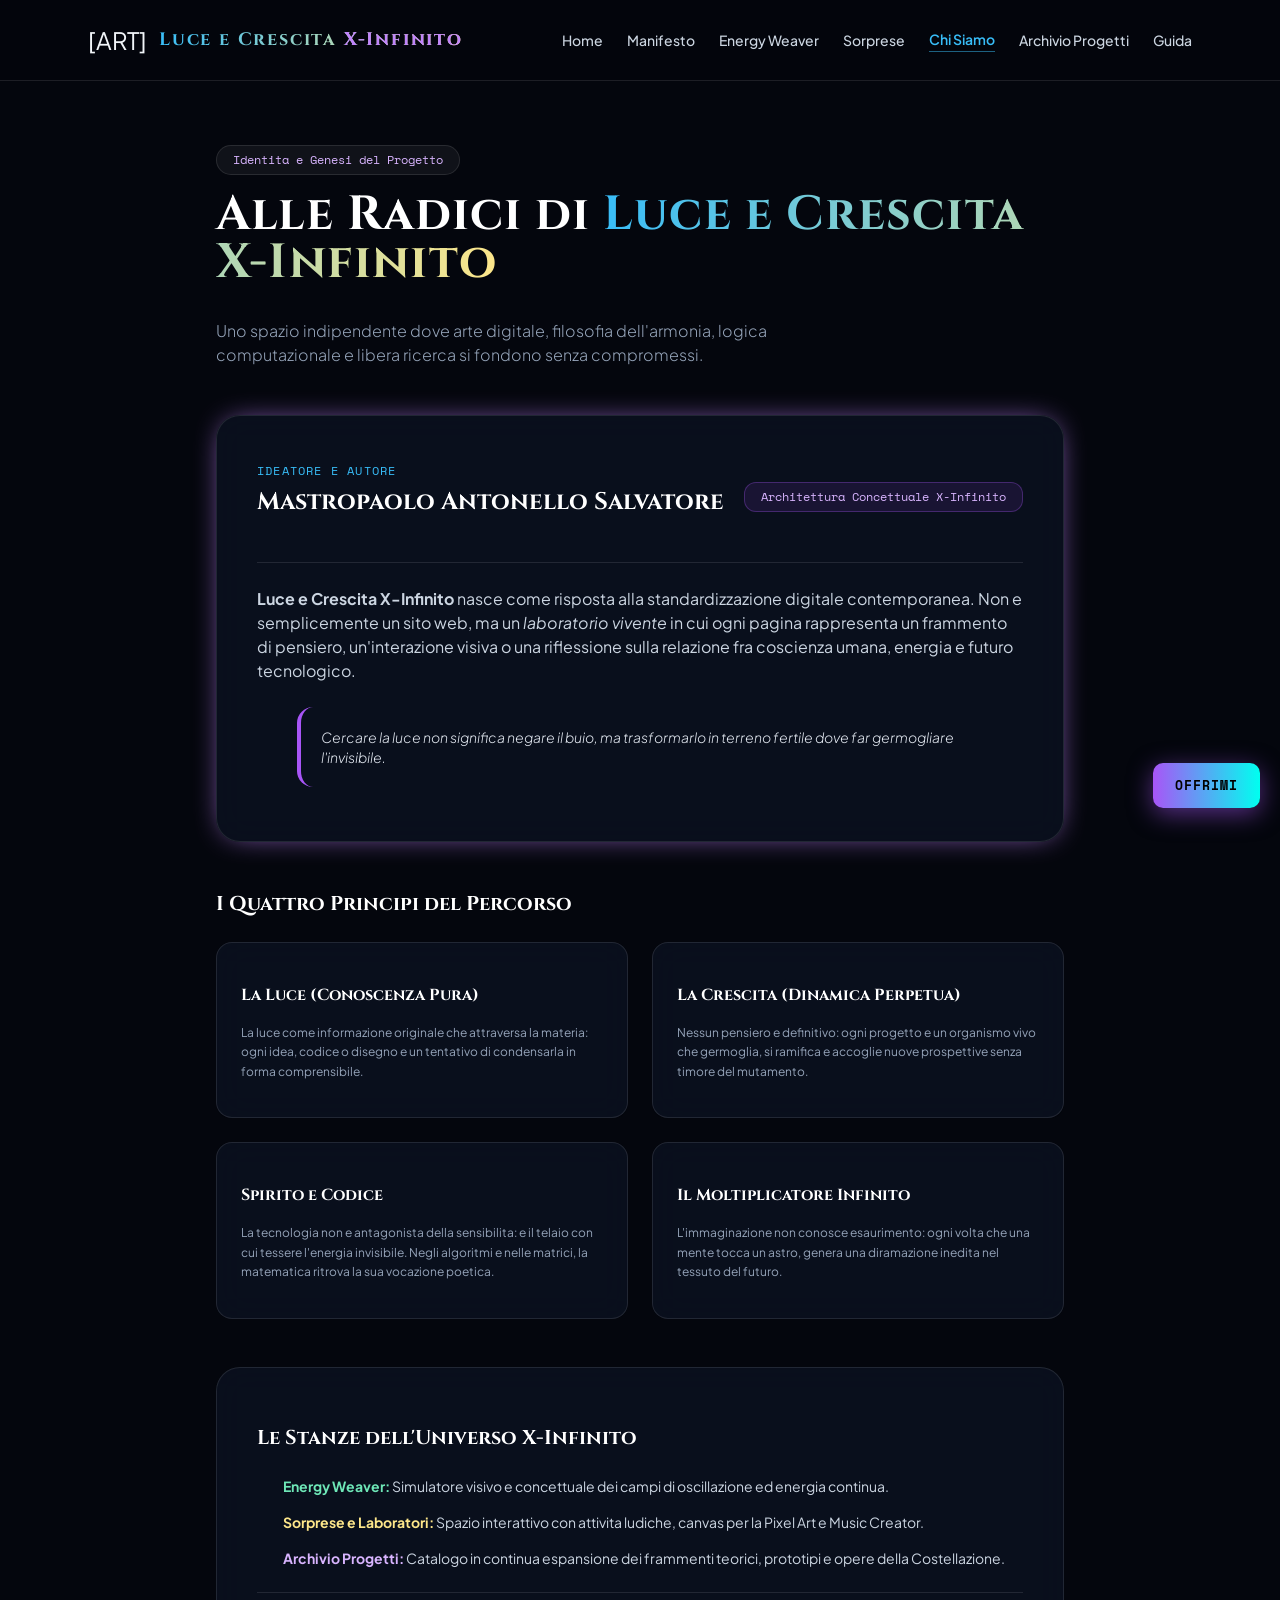
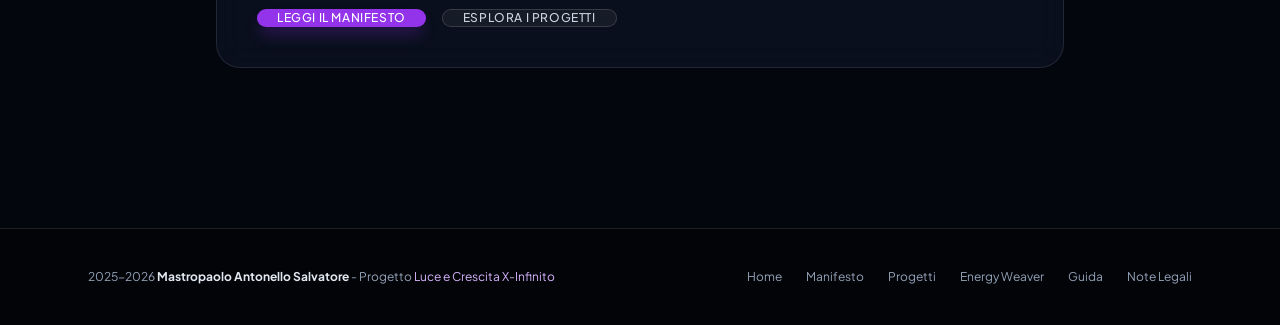
<file: about.html>
<!DOCTYPE html>
<html lang="it" class="scroll-smooth">
<head>
<meta charset="UTF-8">
<meta name="viewport" content="width=device-width, initial-scale=1.0, viewport-fit=cover">
<title>Chi Siamo - Luce e Crescita X-Infinito</title>
<meta name="description" content="Chi c'e dietro Luce e Crescita X-Infinito: la visione, la filosofia e il percorso creativo di Mastropaolo Antonello Salvatore.">
<meta name="author" content="Mastropaolo Antonello Salvatore">
<meta name="theme-color" content="#04060d">
<meta property="og:title" content="Chi Siamo - Luce e Crescita X-Infinito">
<meta property="og:description" content="Visione, filosofia e percorso creativo di Mastropaolo Antonello Salvatore.">
<meta property="og:type" content="website">
<meta property="og:url" content="https://luce-crescita.github.io/about.html">
<meta name="robots" content="noai, noimageai">
<link rel="canonical" href="https://luce-crescita.github.io/about.html">
<link rel="preconnect" href="https://fonts.googleapis.com">
<link rel="preconnect" href="https://fonts.gstatic.com" crossorigin>
<link rel="stylesheet" href="style.css">
<link rel="stylesheet" href="tailwind-lite.css">
</head>
<body class="min-h-screen relative flex flex-col justify-between">

<header class="sticky top-0 z-50 backdrop-blur-xl bg-[#04060d]/90 border-b border-white/10">
<div class="max-w-6xl mx-auto px-6 h-20 flex items-center justify-between">
<a href="index.html" class="flex items-center gap-3 group">
<span class="text-2xl transition-transform group-hover:scale-110" aria-hidden="true">[ART]</span>
<span class="font-cinzel font-bold text-lg tracking-widest text-transparent bg-clip-text bg-gradient-to-r from-sky-400 via-purple-300 to-amber-200">
Luce e Crescita <span class="text-purple-400">X-Infinito</span>
</span>
</a>
<nav class="hidden lg:flex items-center gap-6 text-sm font-medium text-slate-300" aria-label="Navigazione principale">
<a href="index.html" class="hover:text-sky-400 transition-colors">Home</a>
<a href="manifesto.html" class="hover:text-purple-400 transition-colors">Manifesto</a>
<a href="energia-eterna.html" class="hover:text-emerald-400 transition-colors">Energy Weaver</a>
<a href="sorprese.html" class="hover:text-amber-400 transition-colors">Sorprese</a>
<a href="about.html" aria-current="page" class="text-sky-400 font-semibold border-b border-sky-400/50 pb-0.5">Chi Siamo</a>
<a href="progetti.html" class="hover:text-purple-300 transition-colors">Archivio Progetti</a>
<a href="guida.html" class="hover:text-slate-100 transition-colors">Guida</a>
</nav>
<button id="mobileMenuBtn" aria-label="Apri menu" aria-controls="mobileMenu" aria-expanded="false" class="lg:hidden p-2 text-slate-300 hover:text-white focus-visible:ring-2 focus-visible:ring-sky-400 rounded-lg">
<svg class="w-6 h-6" fill="none" stroke="currentColor" viewBox="0 0 24 24" aria-hidden="true"><path stroke-linecap="round" stroke-linejoin="round" stroke-width="2" d="M4 6h16M4 12h16m-7 6h7"></path></svg>
</button>
</div>
<nav id="mobileMenu" class="hidden lg:hidden border-t border-white/10 bg-[#04060d]/95 px-6 py-4 space-y-3 text-sm font-medium text-slate-300" aria-label="Menu mobile">
<a href="index.html" class="block hover:text-sky-400">Home</a>
<a href="manifesto.html" class="block hover:text-purple-400">Manifesto</a>
<a href="energia-eterna.html" class="block hover:text-emerald-400">Energy Weaver</a>
<a href="sorprese.html" class="block hover:text-amber-400">Sorprese</a>
<a href="about.html" aria-current="page" class="block text-sky-400 font-semibold">Chi Siamo</a>
<a href="progetti.html" class="block hover:text-purple-300">Archivio Progetti</a>
<a href="guida.html" class="block hover:text-slate-100">Guida</a>
<a href="copyright.html" class="block hover:text-purple-400">Note Legali</a>
</nav>
</header>

<main class="max-w-4xl mx-auto px-6 py-16 space-y-12 relative z-10 w-full flex-grow">

<div class="space-y-4 text-center md:text-left">
<div class="inline-flex items-center gap-2 px-4 py-1.5 rounded-full bg-white/5 border border-white/10 text-xs font-mono-code text-purple-300">
Identita e Genesi del Progetto
</div>
<h1 class="text-3xl md:text-5xl font-cinzel font-bold text-white tracking-wide">
Alle Radici di <span class="text-transparent bg-clip-text bg-gradient-to-r from-sky-400 via-purple-300 to-amber-200">Luce e Crescita X-Infinito</span>
</h1>
<p class="text-sm md:text-base text-slate-400 font-light max-w-2xl">
Uno spazio indipendente dove arte digitale, filosofia dell'armonia, logica computazionale e libera ricerca si fondono senza compromessi.
</p>
</div>

<section class="card-glass p-8 md:p-10 rounded-3xl space-y-6 glow-purple border border-white/10">
<div class="flex flex-col md:flex-row items-start md:items-center justify-between gap-4 border-b border-white/10 pb-6">
<div>
<span class="text-xs font-mono-code uppercase tracking-widest text-sky-400">Ideatore e Autore</span>
<h2 class="text-2xl font-cinzel font-bold text-white mt-1">Mastropaolo Antonello Salvatore</h2>
</div>
<div class="px-4 py-1.5 rounded-xl bg-purple-500/10 border border-purple-500/30 text-purple-300 text-xs font-mono-code">
Architettura Concettuale X-Infinito
</div>
</div>

<p class="text-slate-300 leading-relaxed text-sm md:text-base">
<strong>Luce e Crescita X-Infinito</strong> nasce come risposta alla standardizzazione digitale contemporanea. Non e semplicemente un sito web, ma un <em>laboratorio vivente</em> in cui ogni pagina rappresenta un frammento di pensiero, un'interazione visiva o una riflessione sulla relazione fra coscienza umana, energia e futuro tecnologico.
</p>

<blockquote class="p-5 rounded-2xl bg-[#080d1e]/80 border-l-4 border-purple-500 text-slate-200 italic font-light text-sm">
Cercare la luce non significa negare il buio, ma trasformarlo in terreno fertile dove far germogliare l'invisibile.
</blockquote>
</section>

<section class="space-y-6">
<h2 class="text-xl font-cinzel font-bold text-white flex items-center gap-3">
I Quattro Principi del Percorso
</h2>

<div class="grid grid-cols-1 md:grid-cols-2 gap-6">
<div class="card-glass p-6 rounded-2xl space-y-3 border border-white/10 hover:border-sky-500/40 transition-colors">
<h3 class="font-cinzel font-bold text-white text-base">La Luce (Conoscenza Pura)</h3>
<p class="text-xs text-slate-400 leading-relaxed">
La luce come informazione originale che attraversa la materia: ogni idea, codice o disegno e un tentativo di condensarla in forma comprensibile.
</p>
</div>

<div class="card-glass p-6 rounded-2xl space-y-3 border border-white/10 hover:border-purple-500/40 transition-colors">
<h3 class="font-cinzel font-bold text-white text-base">La Crescita (Dinamica Perpetua)</h3>
<p class="text-xs text-slate-400 leading-relaxed">
Nessun pensiero e definitivo: ogni progetto e un organismo vivo che germoglia, si ramifica e accoglie nuove prospettive senza timore del mutamento.
</p>
</div>

<div class="card-glass p-6 rounded-2xl space-y-3 border border-white/10 hover:border-amber-400/40 transition-colors">
<h3 class="font-cinzel font-bold text-white text-base">Spirito e Codice</h3>
<p class="text-xs text-slate-400 leading-relaxed">
La tecnologia non e antagonista della sensibilita: e il telaio con cui tessere l'energia invisibile. Negli algoritmi e nelle matrici, la matematica ritrova la sua vocazione poetica.
</p>
</div>

<div class="card-glass p-6 rounded-2xl space-y-3 border border-white/10 hover:border-emerald-400/40 transition-colors">
<h3 class="font-cinzel font-bold text-white text-base">Il Moltiplicatore Infinito</h3>
<p class="text-xs text-slate-400 leading-relaxed">
L'immaginazione non conosce esaurimento: ogni volta che una mente tocca un astro, genera una diramazione inedita nel tessuto del futuro.
</p>
</div>
</div>
</section>

<section class="card-glass p-8 md:p-10 rounded-3xl space-y-6 border border-white/10">
<h2 class="text-xl font-cinzel font-bold text-white flex items-center gap-3">
Le Stanze dell'Universo X-Infinito
</h2>

<div class="space-y-4 text-sm text-slate-300">
<div class="flex items-start gap-4">
<div class="w-2.5 h-2.5 rounded-full bg-emerald-400 mt-2 shrink-0"></div>
<div><strong class="text-emerald-300">Energy Weaver:</strong> Simulatore visivo e concettuale dei campi di oscillazione ed energia continua.</div>
</div>
<div class="flex items-start gap-4">
<div class="w-2.5 h-2.5 rounded-full bg-amber-400 mt-2 shrink-0"></div>
<div><strong class="text-amber-200">Sorprese e Laboratori:</strong> Spazio interattivo con attivita ludiche, canvas per la Pixel Art e Music Creator.</div>
</div>
<div class="flex items-start gap-4">
<div class="w-2.5 h-2.5 rounded-full bg-purple-400 mt-2 shrink-0"></div>
<div><strong class="text-purple-300">Archivio Progetti:</strong> Catalogo in continua espansione dei frammenti teorici, prototipi e opere della Costellazione.</div>
</div>
</div>

<div class="pt-4 flex flex-wrap gap-4 border-t border-white/10">
<a href="manifesto.html" class="inline-flex items-center gap-2 px-5 py-2.5 rounded-xl bg-purple-600 hover:bg-purple-500 text-white font-medium text-xs tracking-wider uppercase transition-all shadow-lg shadow-purple-600/30">
Leggi il Manifesto
</a>
<a href="progetti.html" class="inline-flex items-center gap-2 px-5 py-2.5 rounded-xl bg-white/5 hover:bg-white/10 border border-white/15 text-slate-300 hover:text-white font-medium text-xs tracking-wider uppercase transition-all">
Esplora i Progetti
</a>
</div>
</section>

</main>

<footer class="border-t border-white/10 bg-[#020408] mt-24 py-10 w-full">
<div class="max-w-6xl mx-auto px-6 flex flex-col md:flex-row items-center justify-between gap-6 text-xs text-slate-400">
<div>
2025-2026 <strong class="text-slate-200">Mastropaolo Antonello Salvatore</strong> - Progetto <span class="text-purple-300">Luce e Crescita X-Infinito</span>
</div>
<div class="flex flex-wrap justify-center gap-6">
<a href="index.html" class="hover:text-purple-400 transition-colors">Home</a>
<a href="manifesto.html" class="hover:text-purple-400 transition-colors">Manifesto</a>
<a href="progetti.html" class="hover:text-purple-400 transition-colors">Progetti</a>
<a href="energia-eterna.html" class="hover:text-purple-400 transition-colors">Energy Weaver</a>
<a href="guida.html" class="hover:text-purple-400 transition-colors">Guida</a>
<a href="copyright.html" class="hover:text-purple-400 transition-colors">Note Legali</a>
</div>
</div>
</footer>

<script src="nav.js" defer></script>
</body>
</html>
</file>
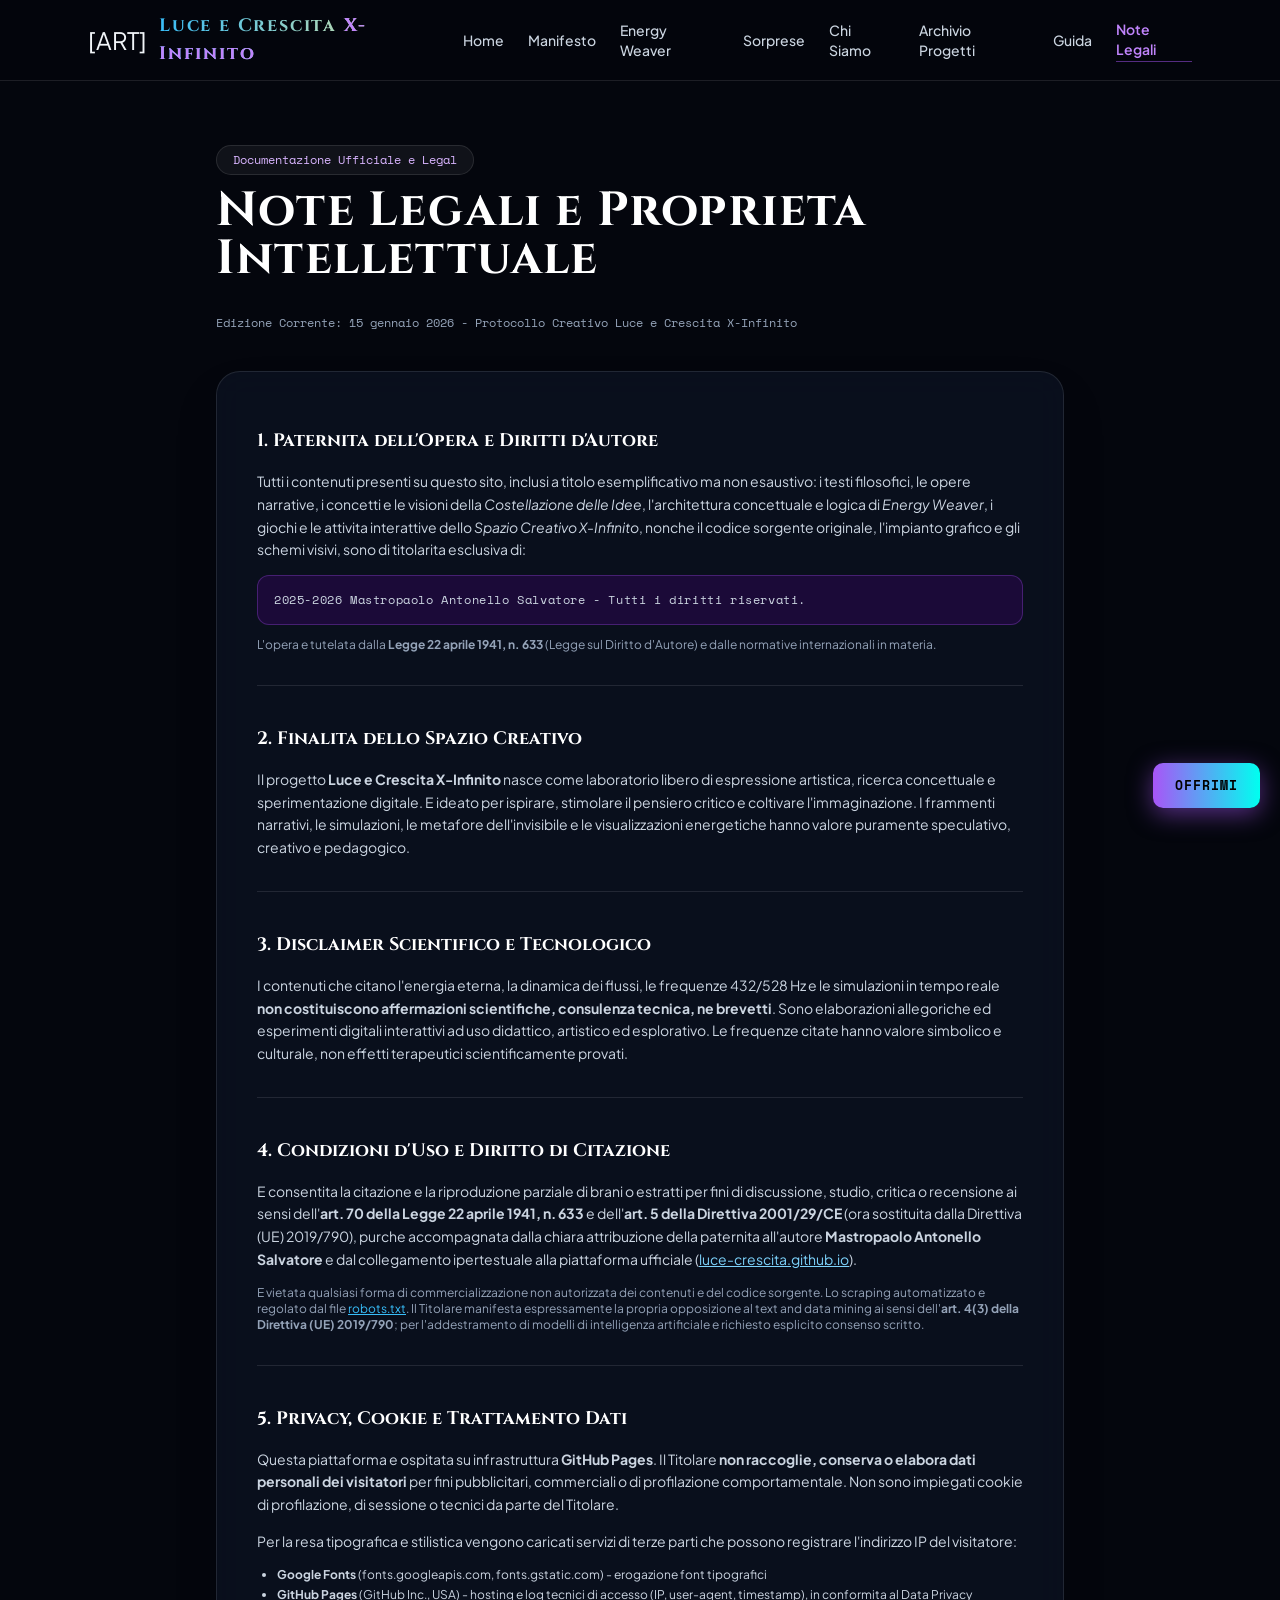
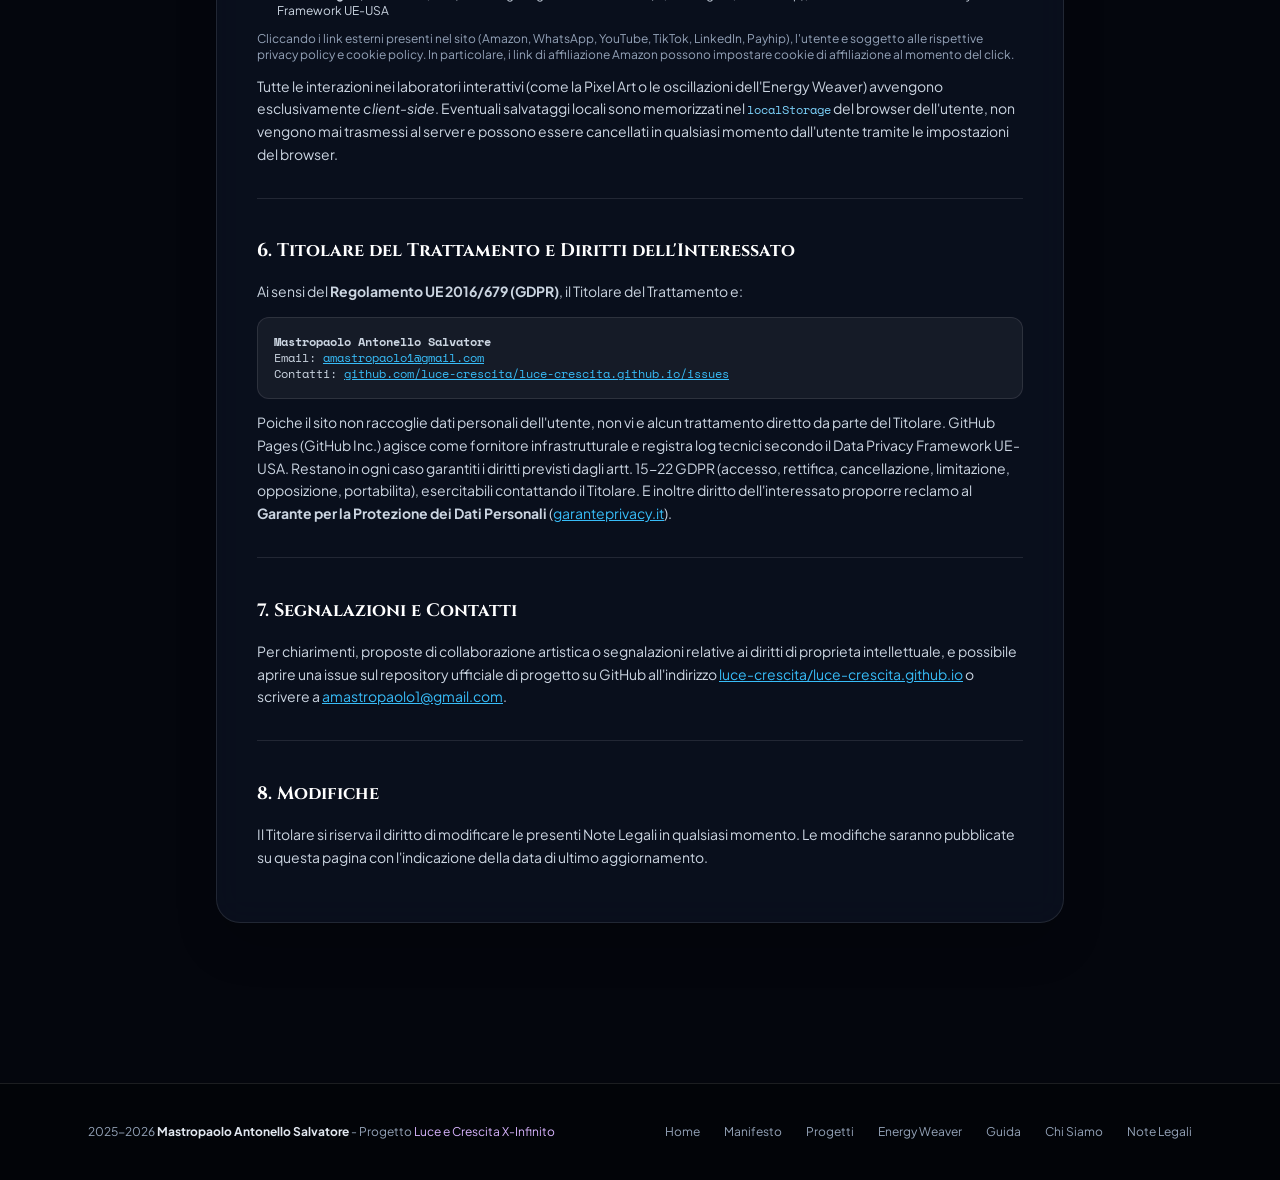
<file: copyright.html>
<!DOCTYPE html>
<html lang="it" class="scroll-smooth">
<head>
<meta charset="UTF-8">
<meta name="viewport" content="width=device-width, initial-scale=1.0, viewport-fit=cover">
<title>Note Legali e Proprieta Intellettuale - Luce e Crescita X-Infinito</title>
<meta name="description" content="Note legali, proprieta intellettuale, privacy policy e termini d'uso del laboratorio concettuale Luce e Crescita X-Infinito di Mastropaolo Antonello Salvatore.">
<meta name="author" content="Mastropaolo Antonello Salvatore">
<meta name="theme-color" content="#04060d">
<meta property="og:title" content="Note Legali - Luce e Crescita X-Infinito">
<meta property="og:description" content="Privacy policy, proprieta intellettuale e termini d'uso.">
<meta property="og:type" content="website">
<meta property="og:url" content="https://luce-crescita.github.io/copyright.html">
<meta name="robots" content="noai, noimageai">
<link rel="canonical" href="https://luce-crescita.github.io/copyright.html">
<link rel="preconnect" href="https://fonts.googleapis.com">
<link rel="preconnect" href="https://fonts.gstatic.com" crossorigin>
<link rel="stylesheet" href="style.css">
<link rel="stylesheet" href="tailwind-lite.css">
</head>
<body class="min-h-screen relative flex flex-col justify-between">

<header class="sticky top-0 z-50 backdrop-blur-xl bg-[#04060d]/90 border-b border-white/10">
<div class="max-w-6xl mx-auto px-6 h-20 flex items-center justify-between">
<a href="index.html" class="flex items-center gap-3 group">
<span class="text-2xl transition-transform group-hover:scale-110" aria-hidden="true">[ART]</span>
<span class="font-cinzel font-bold text-lg tracking-widest text-transparent bg-clip-text bg-gradient-to-r from-sky-400 via-purple-300 to-amber-200">
Luce e Crescita <span class="text-purple-400">X-Infinito</span>
</span>
</a>
<nav class="hidden lg:flex items-center gap-6 text-sm font-medium text-slate-300" aria-label="Navigazione principale">
<a href="index.html" class="hover:text-sky-400 transition-colors">Home</a>
<a href="manifesto.html" class="hover:text-purple-400 transition-colors">Manifesto</a>
<a href="energia-eterna.html" class="hover:text-emerald-400 transition-colors">Energy Weaver</a>
<a href="sorprese.html" class="hover:text-amber-400 transition-colors">Sorprese</a>
<a href="about.html" class="hover:text-sky-300 transition-colors">Chi Siamo</a>
<a href="progetti.html" class="hover:text-purple-300 transition-colors">Archivio Progetti</a>
<a href="guida.html" class="hover:text-slate-100 transition-colors">Guida</a>
<a href="copyright.html" aria-current="page" class="text-purple-400 font-semibold border-b border-purple-400/50 pb-0.5">Note Legali</a>
</nav>
<button id="mobileMenuBtn" aria-label="Apri menu" aria-controls="mobileMenu" aria-expanded="false" class="lg:hidden p-2 text-slate-300 hover:text-white focus-visible:ring-2 focus-visible:ring-sky-400 rounded-lg">
<svg class="w-6 h-6" fill="none" stroke="currentColor" viewBox="0 0 24 24" aria-hidden="true"><path stroke-linecap="round" stroke-linejoin="round" stroke-width="2" d="M4 6h16M4 12h16m-7 6h7"></path></svg>
</button>
</div>
<nav id="mobileMenu" class="hidden lg:hidden border-t border-white/10 bg-[#04060d]/95 px-6 py-4 space-y-3 text-sm font-medium text-slate-300" aria-label="Menu mobile">
<a href="index.html" class="block hover:text-sky-400">Home</a>
<a href="manifesto.html" class="block hover:text-purple-400">Manifesto</a>
<a href="energia-eterna.html" class="block hover:text-emerald-400">Energy Weaver</a>
<a href="sorprese.html" class="block hover:text-amber-400">Sorprese</a>
<a href="about.html" class="block hover:text-sky-300">Chi Siamo</a>
<a href="progetti.html" class="block hover:text-purple-300">Archivio Progetti</a>
<a href="guida.html" class="block hover:text-slate-100">Guida</a>
<a href="copyright.html" aria-current="page" class="block text-purple-400 font-semibold">Note Legali</a>
</nav>
</header>

<main class="max-w-4xl mx-auto px-6 py-16 space-y-10 relative z-10 w-full flex-grow">

<div class="space-y-3">
<div class="inline-flex items-center gap-2 px-4 py-1.5 rounded-full bg-white/5 border border-white/10 text-xs font-mono-code text-purple-300">
Documentazione Ufficiale e Legal
</div>
<h1 class="text-3xl md:text-5xl font-cinzel font-bold text-white tracking-wide">
Note Legali e Proprieta Intellettuale
</h1>
<p class="text-xs font-mono-code text-slate-400">
Edizione Corrente: <time datetime="2026-01-15">15 gennaio 2026</time> - Protocollo Creativo Luce e Crescita X-Infinito
</p>
</div>

<div class="card-glass p-8 md:p-10 rounded-3xl space-y-8 text-sm text-slate-300 leading-relaxed border border-white/10 shadow-2xl">

<section class="space-y-3">
<h2 class="text-lg font-cinzel font-bold text-white flex items-center gap-2.5">
1. Paternita dell'Opera e Diritti d'Autore
</h2>
<p>
Tutti i contenuti presenti su questo sito, inclusi a titolo esemplificativo ma non esaustivo: i testi filosofici, le opere narrative, i concetti e le visioni della <em>Costellazione delle Idee</em>, l'architettura concettuale e logica di <em>Energy Weaver</em>, i giochi e le attivita interattive dello <em>Spazio Creativo X-Infinito</em>, nonche il codice sorgente originale, l'impianto grafico e gli schemi visivi, sono di titolarita esclusiva di:
</p>
<div class="p-4 rounded-xl bg-purple-950/40 border border-purple-500/30 text-purple-200 font-mono-code text-xs tracking-wider">
2025-2026 Mastropaolo Antonello Salvatore - Tutti i diritti riservati.
</div>
<p class="text-xs text-slate-400">
L'opera e tutelata dalla <strong>Legge 22 aprile 1941, n. 633</strong> (Legge sul Diritto d'Autore) e dalle normative internazionali in materia.
</p>
</section>

<section class="space-y-3 border-t border-white/10 pt-6">
<h2 class="text-lg font-cinzel font-bold text-white flex items-center gap-2.5">
2. Finalita dello Spazio Creativo
</h2>
<p>
Il progetto <strong>Luce e Crescita X-Infinito</strong> nasce come laboratorio libero di espressione artistica, ricerca concettuale e sperimentazione digitale. E ideato per ispirare, stimolare il pensiero critico e coltivare l'immaginazione. I frammenti narrativi, le simulazioni, le metafore dell'invisibile e le visualizzazioni energetiche hanno valore puramente speculativo, creativo e pedagogico.
</p>
</section>

<section class="space-y-3 border-t border-white/10 pt-6">
<h2 class="text-lg font-cinzel font-bold text-white flex items-center gap-2.5">
3. Disclaimer Scientifico e Tecnologico
</h2>
<p>
I contenuti che citano l'energia eterna, la dinamica dei flussi, le frequenze 432/528 Hz e le simulazioni in tempo reale <strong>non costituiscono affermazioni scientifiche, consulenza tecnica, ne brevetti</strong>. Sono elaborazioni allegoriche ed esperimenti digitali interattivi ad uso didattico, artistico ed esplorativo. Le frequenze citate hanno valore simbolico e culturale, non effetti terapeutici scientificamente provati.
</p>
</section>

<section class="space-y-3 border-t border-white/10 pt-6">
<h2 class="text-lg font-cinzel font-bold text-white flex items-center gap-2.5">
4. Condizioni d'Uso e Diritto di Citazione
</h2>
<p>
E consentita la citazione e la riproduzione parziale di brani o estratti per fini di discussione, studio, critica o recensione ai sensi dell'<strong>art. 70 della Legge 22 aprile 1941, n. 633</strong> e dell'<strong>art. 5 della Direttiva 2001/29/CE</strong> (ora sostituita dalla Direttiva (UE) 2019/790), purche accompagnata dalla chiara attribuzione della paternita all'autore <strong>Mastropaolo Antonello Salvatore</strong> e dal collegamento ipertestuale alla piattaforma ufficiale (<a href="https://luce-crescita.github.io" class="text-sky-300 underline">luce-crescita.github.io</a>).
</p>
<p class="text-xs text-slate-400">
E vietata qualsiasi forma di commercializzazione non autorizzata dei contenuti e del codice sorgente. Lo scraping automatizzato e regolato dal file <a href="robots.txt" class="text-sky-400 underline">robots.txt</a>. Il Titolare manifesta espressamente la propria opposizione al text and data mining ai sensi dell'<strong>art. 4(3) della Direttiva (UE) 2019/790</strong>; per l'addestramento di modelli di intelligenza artificiale e richiesto esplicito consenso scritto.
</p>
</section>

<section class="space-y-3 border-t border-white/10 pt-6">
<h2 class="text-lg font-cinzel font-bold text-white flex items-center gap-2.5">
5. Privacy, Cookie e Trattamento Dati
</h2>
<p>
Questa piattaforma e ospitata su infrastruttura <strong>GitHub Pages</strong>. Il Titolare <strong>non raccoglie, conserva o elabora dati personali dei visitatori</strong> per fini pubblicitari, commerciali o di profilazione comportamentale. Non sono impiegati cookie di profilazione, di sessione o tecnici da parte del Titolare.
</p>
<p>
Per la resa tipografica e stilistica vengono caricati servizi di terze parti che possono registrare l'indirizzo IP del visitatore:
</p>
<ul class="list-disc pl-5 space-y-1 text-xs">
<li><strong>Google Fonts</strong> (fonts.googleapis.com, fonts.gstatic.com) - erogazione font tipografici</li>
<li><strong>GitHub Pages</strong> (GitHub Inc., USA) - hosting e log tecnici di accesso (IP, user-agent, timestamp), in conformita al Data Privacy Framework UE-USA</li>
</ul>
<p class="text-xs text-slate-400">
Cliccando i link esterni presenti nel sito (Amazon, WhatsApp, YouTube, TikTok, LinkedIn, Payhip), l'utente e soggetto alle rispettive privacy policy e cookie policy. In particolare, i link di affiliazione Amazon possono impostare cookie di affiliazione al momento del click.
</p>
<p>
Tutte le interazioni nei laboratori interattivi (come la Pixel Art o le oscillazioni dell'Energy Weaver) avvengono esclusivamente <em>client-side</em>. Eventuali salvataggi locali sono memorizzati nel <code class="text-sky-300 font-mono-code text-xs">localStorage</code> del browser dell'utente, non vengono mai trasmessi al server e possono essere cancellati in qualsiasi momento dall'utente tramite le impostazioni del browser.
</p>
</section>

<section class="space-y-3 border-t border-white/10 pt-6">
<h2 class="text-lg font-cinzel font-bold text-white flex items-center gap-2.5">
6. Titolare del Trattamento e Diritti dell'Interessato
</h2>
<p>
Ai sensi del <strong>Regolamento UE 2016/679 (GDPR)</strong>, il Titolare del Trattamento e:
</p>
<div class="p-4 rounded-xl bg-white/5 border border-white/10 text-xs font-mono-code">
<strong>Mastropaolo Antonello Salvatore</strong><br>
Email: <a href="mailto:amastropaolo1@gmail.com" class="text-sky-400 underline">amastropaolo1@gmail.com</a><br>
Contatti: <a href="https://github.com/luce-crescita/luce-crescita.github.io/issues" target="_blank" rel="noopener noreferrer" class="text-sky-400 underline">github.com/luce-crescita/luce-crescita.github.io/issues</a>
</div>
<p>
Poiche il sito non raccoglie dati personali dell'utente, non vi e alcun trattamento diretto da parte del Titolare. GitHub Pages (GitHub Inc.) agisce come fornitore infrastrutturale e registra log tecnici secondo il Data Privacy Framework UE-USA. Restano in ogni caso garantiti i diritti previsti dagli artt. 15-22 GDPR (accesso, rettifica, cancellazione, limitazione, opposizione, portabilita), esercitabili contattando il Titolare. E inoltre diritto dell'interessato proporre reclamo al <strong>Garante per la Protezione dei Dati Personali</strong> (<a href="https://www.garanteprivacy.it" target="_blank" rel="noopener noreferrer" class="text-sky-400 underline">garanteprivacy.it</a>).
</p>
</section>

<section class="space-y-3 border-t border-white/10 pt-6">
<h2 class="text-lg font-cinzel font-bold text-white flex items-center gap-2.5">
7. Segnalazioni e Contatti
</h2>
<p>
Per chiarimenti, proposte di collaborazione artistica o segnalazioni relative ai diritti di proprieta intellettuale, e possibile aprire una issue sul repository ufficiale di progetto su GitHub all'indirizzo <a href="https://github.com/luce-crescita/luce-crescita.github.io" target="_blank" rel="noopener noreferrer" class="text-sky-400 underline hover:text-sky-300">luce-crescita/luce-crescita.github.io</a> o scrivere a <a href="mailto:amastropaolo1@gmail.com" class="text-sky-400 underline">amastropaolo1@gmail.com</a>.
</p>
</section>

<section class="space-y-3 border-t border-white/10 pt-6">
<h2 class="text-lg font-cinzel font-bold text-white flex items-center gap-2.5">
8. Modifiche
</h2>
<p>
Il Titolare si riserva il diritto di modificare le presenti Note Legali in qualsiasi momento. Le modifiche saranno pubblicate su questa pagina con l'indicazione della data di ultimo aggiornamento.
</p>
</section>

</div>

</main>

<footer class="border-t border-white/10 bg-[#020408] mt-24 py-10 w-full">
<div class="max-w-6xl mx-auto px-6 flex flex-col md:flex-row items-center justify-between gap-6 text-xs text-slate-400">
<div>
2025-2026 <strong class="text-slate-200">Mastropaolo Antonello Salvatore</strong> - Progetto <span class="text-purple-300">Luce e Crescita X-Infinito</span>
</div>
<div class="flex flex-wrap justify-center gap-6">
<a href="index.html" class="hover:text-purple-400 transition-colors">Home</a>
<a href="manifesto.html" class="hover:text-purple-400 transition-colors">Manifesto</a>
<a href="progetti.html" class="hover:text-purple-400 transition-colors">Progetti</a>
<a href="energia-eterna.html" class="hover:text-purple-400 transition-colors">Energy Weaver</a>
<a href="guida.html" class="hover:text-purple-400 transition-colors">Guida</a>
<a href="about.html" class="hover:text-purple-400 transition-colors">Chi Siamo</a>
<a href="copyright.html" class="hover:text-purple-400 transition-colors">Note Legali</a>
</div>
</div>
</footer>

<script src="nav.js" defer></script>
</body>
</html>
</file>
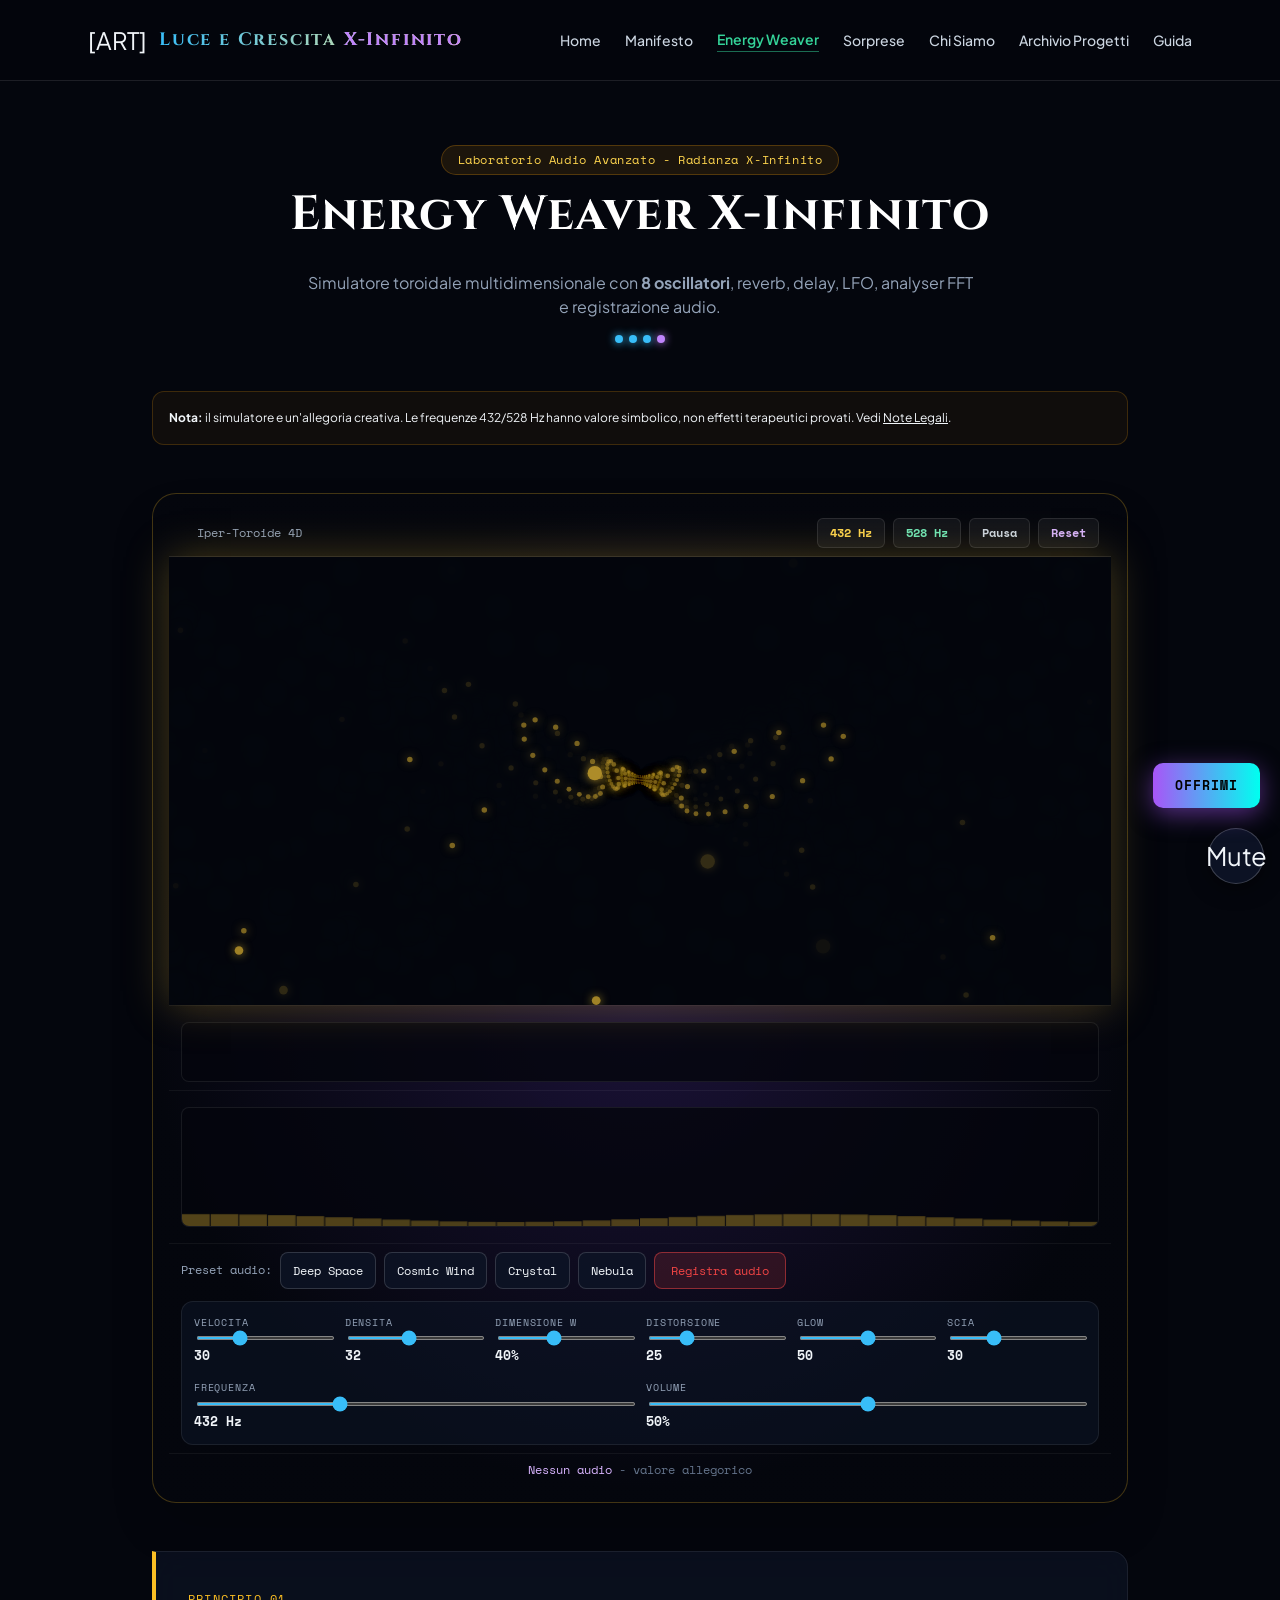
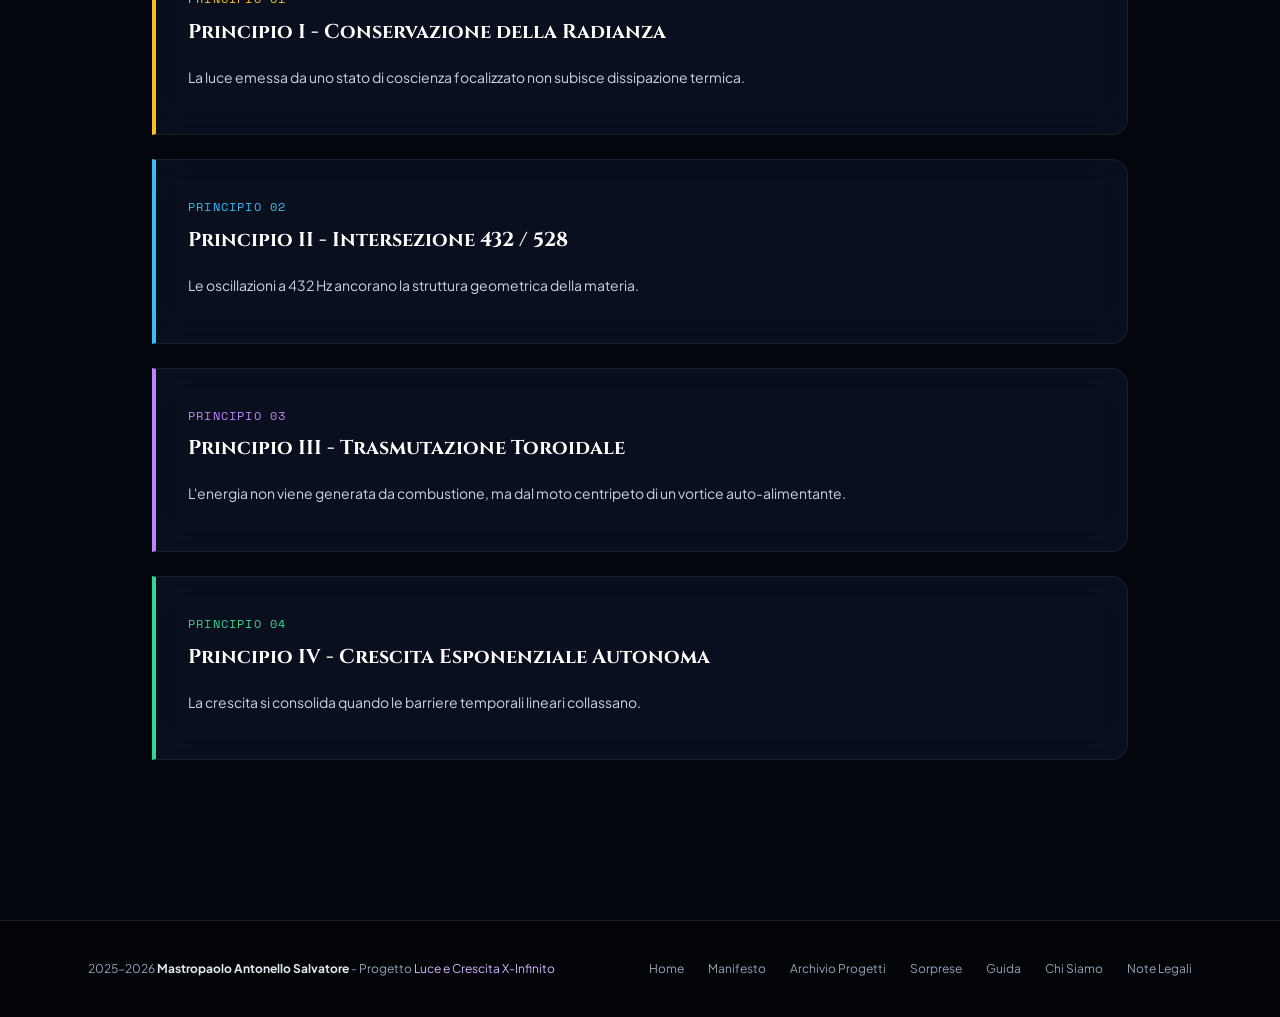
<file: energia-eterna.html>
<!DOCTYPE html>
<html lang="it" class="scroll-smooth">
<head>
<meta charset="UTF-8">
<meta name="viewport" content="width=device-width, initial-scale=1.0, viewport-fit=cover">
<title>Energy Weaver - Simulatore Multidimensionale - Luce e Crescita X-Infinito</title>
<meta name="description" content="Simulatore toroidale multidimensionale con audio cosmico avanzato, effetti spaziali, LFO, analyser FFT e registrazione audio.">
<meta name="author" content="Mastropaolo Antonello Salvatore">
<meta name="theme-color" content="#04060d">
<meta property="og:title" content="Energy Weaver - Simulatore Multidimensionale">
<meta property="og:description" content="Simulatore toroidale con audio 432/528 Hz.">
<meta property="og:type" content="website">
<meta property="og:url" content="https://luce-crescita.github.io/energia-eterna.html">
<meta name="robots" content="noai, noimageai">
<link rel="canonical" href="https://luce-crescita.github.io/energia-eterna.html">
<link rel="preconnect" href="https://fonts.googleapis.com">
<link rel="preconnect" href="https://fonts.gstatic.com" crossorigin>
<link rel="stylesheet" href="style.css">
<link rel="stylesheet" href="tailwind-lite.css">
</head>
<body class="min-h-screen relative flex flex-col justify-between">

<header class="sticky top-0 z-50 backdrop-blur-xl bg-[#04060d]/90 border-b border-white/10">
<div class="max-w-6xl mx-auto px-6 h-20 flex items-center justify-between">
<a href="index.html" class="flex items-center gap-3 group">
<span class="text-2xl transition-transform group-hover:scale-110" aria-hidden="true">[ART]</span>
<span class="font-cinzel font-bold text-lg tracking-widest text-transparent bg-clip-text bg-gradient-to-r from-sky-400 via-purple-300 to-amber-200">
Luce e Crescita <span class="text-purple-400">X-Infinito</span>
</span>
</a>
<nav class="hidden lg:flex items-center gap-6 text-sm font-medium text-slate-300" aria-label="Navigazione principale">
<a href="index.html" class="hover:text-sky-400 transition-colors">Home</a>
<a href="manifesto.html" class="hover:text-purple-400 transition-colors">Manifesto</a>
<a href="energia-eterna.html" aria-current="page" class="text-emerald-400 font-semibold border-b border-emerald-400/50 pb-0.5">Energy Weaver</a>
<a href="sorprese.html" class="hover:text-amber-400 transition-colors">Sorprese</a>
<a href="about.html" class="hover:text-sky-300 transition-colors">Chi Siamo</a>
<a href="progetti.html" class="hover:text-purple-300 transition-colors">Archivio Progetti</a>
<a href="guida.html" class="hover:text-slate-100 transition-colors">Guida</a>
</nav>
<button id="mobileMenuBtn" aria-label="Apri menu" aria-controls="mobileMenu" aria-expanded="false" class="lg:hidden p-2 text-slate-300 hover:text-white focus-visible:ring-2 focus-visible:ring-emerald-400 rounded-lg">
<svg class="w-6 h-6" fill="none" stroke="currentColor" viewBox="0 0 24 24" aria-hidden="true"><path stroke-linecap="round" stroke-linejoin="round" stroke-width="2" d="M4 6h16M4 12h16m-7 6h7"></path></svg>
</button>
</div>
<nav id="mobileMenu" class="hidden lg:hidden border-t border-white/10 bg-[#04060d]/95 px-6 py-4 space-y-3 text-sm font-medium text-slate-300" aria-label="Menu mobile">
<a href="index.html" class="block hover:text-sky-400">Home</a>
<a href="manifesto.html" class="block hover:text-purple-400">Manifesto</a>
<a href="energia-eterna.html" aria-current="page" class="block text-emerald-400 font-semibold">Energy Weaver</a>
<a href="sorprese.html" class="block hover:text-amber-400">Sorprese</a>
<a href="about.html" class="block hover:text-sky-300">Chi Siamo</a>
<a href="progetti.html" class="block hover:text-purple-300">Archivio Progetti</a>
<a href="guida.html" class="block hover:text-slate-100">Guida</a>
<a href="copyright.html" class="block hover:text-purple-400">Note Legali</a>
</nav>
</header>

<main class="max-w-5xl mx-auto px-6 py-16 space-y-12 relative z-10 w-full flex-grow">
<div class="text-center space-y-4">
<div class="inline-flex items-center gap-2 px-4 py-1.5 rounded-full bg-amber-500/10 border border-amber-500/25 text-xs font-mono-code text-amber-300 tracking-wider">
Laboratorio Audio Avanzato - Radianza X-Infinito
</div>
<h1 class="text-3xl md:text-5xl font-cinzel font-bold text-white tracking-wide">
Energy Weaver X-Infinito
</h1>
<p class="text-sm md:text-base text-slate-400 max-w-2xl mx-auto leading-relaxed">
Simulatore toroidale multidimensionale con <strong>8 oscillatori</strong>, reverb, delay, LFO, analyser FFT e registrazione audio.
</p>
<div class="dims">
<span class="dim-dot active" title="X"></span>
<span class="dim-dot active" title="Y"></span>
<span class="dim-dot active" title="Z"></span>
<span class="dim-dot w" title="W"></span>
</div>
</div>

<div class="p-4 rounded-xl bg-amber-500/5 border border-amber-500/20 text-xs text-amber-200/90 leading-relaxed">
<strong>Nota:</strong> il simulatore e un'allegoria creativa. Le frequenze 432/528 Hz hanno valore simbolico, non effetti terapeutici provati. Vedi <a href="copyright.html" class="underline hover:text-amber-100">Note Legali</a>.
</div>

<div class="torus-container rounded-3xl border border-amber-400/25 p-4 relative overflow-hidden shadow-2xl">
<div class="flex items-center justify-between px-3 py-2 border-b border-white/10 text-xs font-mono-code text-slate-400 flex-wrap gap-2">
<span class="flex items-center gap-2">
<span id="audioIndicator" class="w-2 h-2 rounded-full bg-slate-500 transition-colors" aria-hidden="true"></span>
Iper-Toroide 4D
</span>
<div class="flex gap-2 flex-wrap">
<button id="freq432" aria-pressed="false" class="px-3 py-1.5 rounded-md bg-white/5 border border-white/10 hover:border-amber-400/40 text-amber-300 transition-colors font-semibold">432 Hz</button>
<button id="freq528" aria-pressed="false" class="px-3 py-1.5 rounded-md bg-white/5 border border-white/10 hover:border-emerald-400/40 text-emerald-300 transition-colors font-semibold">528 Hz</button>
<button id="pauseBtn" aria-pressed="false" class="px-3 py-1.5 rounded-md bg-white/5 border border-white/10 hover:border-slate-400/40 text-slate-300 transition-colors font-semibold">Pausa</button>
<button id="resetBtn" class="px-3 py-1.5 rounded-md bg-white/5 border border-white/10 hover:border-purple-400/40 text-purple-300 transition-colors font-semibold">Reset</button>
</div>
</div>

<div class="h-96 md:h-[28rem] w-full cursor-grab active:cursor-grabbing relative" style="touch-action: none;">
<canvas id="torusCanvas" class="w-full h-full block" role="img" aria-label="Simulatore iper-toroidale 4D interattivo."></canvas>
</div>

<div class="px-3 py-2 border-t border-white/5">
<canvas id="spectrum" aria-label="Spettro audio FFT"></canvas>
</div>

<div class="px-3 py-2 border-t border-white/5">
<canvas id="diagramma" style="width:100%;height:120px;display:block;background:rgba(4,6,13,0.8);border-radius:8px;border:1px solid rgba(255,255,255,0.08);margin:8px 0" aria-label="Diagramma frequenza reattivo"></canvas>
</div>

<div class="px-3 py-2 border-t border-white/5">
<div class="flex flex-wrap gap-2 mb-3">
<span class="text-xs text-slate-400 font-mono-code self-center">Preset audio:</span>
<button class="preset-btn" data-preset="deep">Deep Space</button>
<button class="preset-btn" data-preset="wind">Cosmic Wind</button>
<button class="preset-btn" data-preset="crystal">Crystal</button>
<button class="preset-btn" data-preset="nebula">Nebula</button>
<button class="rec-btn" id="recBtn">Registra audio</button>
</div>
<div class="control-row">
<div class="control-group"><label for="speedSlider">Velocita</label><input type="range" id="speedSlider" min="1" max="100" value="30"><span class="value" id="speedVal">30</span></div>
<div class="control-group"><label for="densitySlider">Densita</label><input type="range" id="densitySlider" min="10" max="60" value="32"><span class="value" id="densityVal">32</span></div>
<div class="control-group"><label for="wSlider">Dimensione W</label><input type="range" id="wSlider" min="0" max="100" value="40"><span class="value" id="wVal">40%</span></div>
<div class="control-group"><label for="distortionSlider">Distorsione</label><input type="range" id="distortionSlider" min="0" max="100" value="25"><span class="value" id="distortionVal">25</span></div>
<div class="control-group"><label for="glowSlider">Glow</label><input type="range" id="glowSlider" min="0" max="100" value="50"><span class="value" id="glowVal">50</span></div>
<div class="control-group"><label for="trailSlider">Scia</label><input type="range" id="trailSlider" min="0" max="100" value="30"><span class="value" id="trailVal">30</span></div>
<div class="control-group"><label for="freqSlider">Frequenza</label><input type="range" id="freqSlider" min="220" max="880" value="432"><span class="value" id="freqVal">432 Hz</span></div>
<div class="control-group"><label for="volumeSlider">Volume</label><input type="range" id="volumeSlider" min="0" max="100" value="50"><span class="value" id="volumeVal">50%</span></div>
</div>
</div>

<div class="px-3 py-2 text-center text-xs font-mono-code text-slate-500 border-t border-white/5">
<span id="coherenceRate" class="text-purple-300">Nessun audio</span> - <span class="text-slate-500">valore allegorico</span>
</div>
</div>

<section class="space-y-6" aria-labelledby="principi-title">
<h2 id="principi-title" class="sr-only">I quattro principi allegorici</h2>
<div class="card-glass border-l-4 border-l-amber-400 p-6 md:p-8 rounded-r-2xl space-y-2">
<span class="text-xs font-mono-code text-amber-400 uppercase tracking-widest">Principio 01</span>
<h3 class="text-lg md:text-xl font-cinzel font-bold text-white">Principio I - Conservazione della Radianza</h3>
<p class="text-sm text-slate-300 leading-relaxed">La luce emessa da uno stato di coscienza focalizzato non subisce dissipazione termica.</p>
</div>
<div class="card-glass border-l-4 border-l-sky-400 p-6 md:p-8 rounded-r-2xl space-y-2">
<span class="text-xs font-mono-code text-sky-400 uppercase tracking-widest">Principio 02</span>
<h3 class="text-lg md:text-xl font-cinzel font-bold text-white">Principio II - Intersezione 432 / 528</h3>
<p class="text-sm text-slate-300 leading-relaxed">Le oscillazioni a 432 Hz ancorano la struttura geometrica della materia.</p>
</div>
<div class="card-glass border-l-4 border-l-purple-400 p-6 md:p-8 rounded-r-2xl space-y-2">
<span class="text-xs font-mono-code text-purple-400 uppercase tracking-widest">Principio 03</span>
<h3 class="text-lg md:text-xl font-cinzel font-bold text-white">Principio III - Trasmutazione Toroidale</h3>
<p class="text-sm text-slate-300 leading-relaxed">L'energia non viene generata da combustione, ma dal moto centripeto di un vortice auto-alimentante.</p>
</div>
<div class="card-glass border-l-4 border-l-emerald-400 p-6 md:p-8 rounded-r-2xl space-y-2">
<span class="text-xs font-mono-code text-emerald-400 uppercase tracking-widest">Principio 04</span>
<h3 class="text-lg md:text-xl font-cinzel font-bold text-white">Principio IV - Crescita Esponenziale Autonoma</h3>
<p class="text-sm text-slate-300 leading-relaxed">La crescita si consolida quando le barriere temporali lineari collassano.</p>
</div>
</section>
</main>

<footer class="border-t border-white/10 bg-[#020408] mt-24 py-10 w-full">
<div class="max-w-6xl mx-auto px-6 flex flex-col md:flex-row items-center justify-between gap-6 text-xs text-slate-400">
<div>2025-2026 <strong class="text-slate-200">Mastropaolo Antonello Salvatore</strong> - Progetto <span class="text-purple-300">Luce e Crescita X-Infinito</span></div>
<div class="flex flex-wrap justify-center gap-6">
<a href="index.html" class="hover:text-purple-400 transition-colors">Home</a>
<a href="manifesto.html" class="hover:text-purple-400 transition-colors">Manifesto</a>
<a href="progetti.html" class="hover:text-purple-400 transition-colors">Archivio Progetti</a>
<a href="sorprese.html" class="hover:text-purple-400 transition-colors">Sorprese</a>
<a href="guida.html" class="hover:text-purple-400 transition-colors">Guida</a>
<a href="about.html" class="hover:text-purple-400 transition-colors">Chi Siamo</a>
<a href="copyright.html" class="hover:text-purple-400 transition-colors">Note Legali</a>
</div>
</div>
</footer>

<button class="mute-btn" id="muteBtn" aria-label="Disattiva audio">Mute</button>

<script src="nav.js" defer></script>
<script src="audio.js" defer></script>
<script>
(function(){
"use strict";
var canvas = document.getElementById('torusCanvas');
if (!canvas) return;
var ctx = canvas.getContext('2d');
var paused = window.matchMedia('(prefers-reduced-motion: reduce)').matches;

function resize(){
  var rect = canvas.parentElement.getBoundingClientRect();
  if (rect.width <= 0) return;
  var dpr = window.devicePixelRatio || 1;
  canvas.width = rect.width * dpr;
  canvas.height = rect.height * dpr;
  canvas.style.width = rect.width + 'px';
  canvas.style.height = rect.height + 'px';
  ctx.setTransform(dpr, 0, 0, dpr, 0, 0);
}
if (window.ResizeObserver) new ResizeObserver(resize).observe(canvas.parentElement);
else window.addEventListener('resize', resize);
resize();

var spectrumCanvas = document.getElementById('spectrum');
var spectrumCtx = spectrumCanvas.getContext('2d');
function resizeSpectrum(){
  var rect = spectrumCanvas.getBoundingClientRect();
  var dpr = window.devicePixelRatio || 1;
  spectrumCanvas.width = rect.width * dpr;
  spectrumCanvas.height = rect.height * dpr;
  spectrumCtx.setTransform(dpr, 0, 0, dpr, 0, 0);
}
resizeSpectrum();
window.addEventListener('resize', resizeSpectrum);

var diagramCanvas = document.getElementById('diagramma');
var diagramCtx = diagramCanvas.getContext('2d');
function resizeDiagram(){
  var rect = diagramCanvas.getBoundingClientRect();
  var dpr = window.devicePixelRatio || 1;
  diagramCanvas.width = rect.width * dpr;
  diagramCanvas.height = rect.height * dpr;
  diagramCtx.setTransform(dpr, 0, 0, dpr, 0, 0);
}
resizeDiagram();
window.addEventListener('resize', resizeDiagram);

var angleX = 1.0, angleY = 0, angleZ = 0, angleW = 0;
var speed = 0.03, density = 32, wAmount = 0.4, distortion = 0.25, glow = 0.5, trail = 0.3;
var isDragging = false, prevMouseX = 0, prevMouseY = 0;
var time = 0, pulse = 0;
var currentPreset = 'deep';
var currentFreq = null;
var userFreq = 432;
var userVolume = 0.5;

var PRESET_COLORS = {
  432: { h: 45, s: 95, l: 60 },
  528: { h: 150, s: 85, l: 55 },
  639: { h: 270, s: 85, l: 65 },
  741: { h: 210, s: 90, l: 60 },
  852: { h: 320, s: 90, l: 65 },
  963: { h: 280, s: 60, l: 85 }
};

function freqToColor(freq, vol){
  var keys = [432, 528, 639, 741, 852, 963];
  var lower = keys[0], upper = keys[keys.length-1];
  for (var i = 0; i < keys.length; i++) {
    if (freq <= keys[i]) { upper = keys[i]; lower = i > 0 ? keys[i-1] : keys[0]; break; }
  }
  if (freq >= keys[keys.length-1]) { lower = upper = keys[keys.length-1]; }
  var t = upper === lower ? 0 : (freq - lower) / (upper - lower);
  var c1 = PRESET_COLORS[lower], c2 = PRESET_COLORS[upper];
  var h = c1.h + (c2.h - c1.h) * t;
  var s = (c1.s + (c2.s - c1.s) * t) * (0.3 + vol * 0.7);
  var l = (c1.l + (c2.l - c1.l) * t) * (0.4 + vol * 0.6);
  return 'hsl(' + h + ', ' + s + '%, ' + l + '%)';
}

function applyColorToCanvas(){
  var color = freqToColor(userFreq, userVolume);
  canvas.style.boxShadow = '0 0 40px ' + color.replace('hsl', 'hsla').replace(')', ', 0.4)');
}

function applyTrail(){
  var w = canvas.width / (window.devicePixelRatio || 1);
  var h = canvas.height / (window.devicePixelRatio || 1);
  var color = freqToColor(userFreq, userVolume);
  if (trail > 0) { ctx.fillStyle = 'rgba(4, 6, 13, ' + (1 - trail * 0.95) + ')'; ctx.fillRect(0, 0, w, h); }
  else { ctx.clearRect(0, 0, w, h); }
}

canvas.addEventListener('pointerdown', function(e){ isDragging = true; prevMouseX = e.clientX; prevMouseY = e.clientY; try { canvas.setPointerCapture(e.pointerId); } catch(err){} });
window.addEventListener('pointermove', function(e){ if (!isDragging) return; angleY += (e.clientX - prevMouseX) * 0.008; angleX += (e.clientY - prevMouseY) * 0.008; prevMouseX = e.clientX; prevMouseY = e.clientY; });
window.addEventListener('pointerup', function(){ isDragging = false; });
canvas.addEventListener('dblclick', function(){ angleX = 1.0; angleY = 0; angleZ = 0; angleW = 0; });

var coherenceRate = document.getElementById('coherenceRate');
var audioIndicator = document.getElementById('audioIndicator');

function updateAudioUI(freq){
  var b432 = document.getElementById('freq432');
  var b528 = document.getElementById('freq528');
  b432.setAttribute('aria-pressed', String(freq === 432));
  b528.setAttribute('aria-pressed', String(freq === 528));
  b432.style.borderColor = freq === 432 ? '#fbbf24' : '';
  b432.style.background = freq === 432 ? 'rgba(245,158,11,0.2)' : '';
  b528.style.borderColor = freq === 528 ? '#34d399' : '';
  b528.style.background = freq === 528 ? 'rgba(16,185,129,0.2)' : '';
  if (freq === 432) { coherenceRate.textContent = 'Modalita 432 Hz'; audioIndicator.className = 'w-2 h-2 rounded-full bg-amber-400 audio-active'; }
  else if (freq === 528) { coherenceRate.textContent = 'Modalita 528 Hz'; audioIndicator.className = 'w-2 h-2 rounded-full bg-emerald-400 audio-active'; }
  else { coherenceRate.textContent = 'Nessun audio'; audioIndicator.className = 'w-2 h-2 rounded-full bg-slate-500'; }
}

document.getElementById('freq432').addEventListener('click', function(){ playFreq(432); });
document.getElementById('freq528').addEventListener('click', function(){ playFreq(528); });

var lastFreqClick = 0;
function playFreq(freq){
  if (!window.AudioEngine) return;
  var now = performance.now();
  if (now - lastFreqClick < 500) return;
  lastFreqClick = now;
  AudioEngine.resumeContext().then(function(){
    AudioEngine.ensure();
    if (currentFreq === freq) { stopTone(); return; }
    currentFreq = freq;
    userFreq = freq;
    document.getElementById('freqSlider').value = freq;
    document.getElementById('freqVal').textContent = freq + ' Hz';
    applyColorToCanvas();
    var harmonics = [{ratio:1,gain:0.5},{ratio:2,gain:0.2},{ratio:0.5,gain:0.3},{ratio:1.5,gain:0.15}];
    if (currentPreset === 'deep') harmonics = [{ratio:1,gain:0.6},{ratio:0.5,gain:0.4},{ratio:0.25,gain:0.3},{ratio:2,gain:0.15}];
    else if (currentPreset === 'wind') harmonics = [{ratio:1,gain:0.3},{ratio:1.01,gain:0.3},{ratio:2,gain:0.1},{ratio:3,gain:0.05}];
    else if (currentPreset === 'crystal') harmonics = [{ratio:1,gain:0.4},{ratio:2,gain:0.3},{ratio:4,gain:0.2},{ratio:6,gain:0.1},{ratio:8,gain:0.05}];
    else if (currentPreset === 'nebula') harmonics = [{ratio:1,gain:0.4},{ratio:1.5,gain:0.2},{ratio:2.5,gain:0.15},{ratio:0.5,gain:0.25},{ratio:0.33,gain:0.15}];
    harmonics.forEach(function(h){ AudioEngine.tone(freq * h.ratio, 3.0, 'sine', h.gain * 0.3); });
    updateAudioUI(freq);
    setTimeout(function(){ if (currentFreq === freq) { currentFreq = null; updateAudioUI(null); } }, 3000);
  }).catch(function(){ currentFreq = null; updateAudioUI(null); });
}
function stopTone(){ currentFreq = null; updateAudioUI(null); }

document.getElementById('pauseBtn').addEventListener('click', function(){
  paused = !paused;
  this.setAttribute('aria-pressed', String(paused));
  this.textContent = paused ? 'Riprendi' : 'Pausa';
  if (!paused) render();
});
document.getElementById('resetBtn').addEventListener('click', function(){ angleX = 1.0; angleY = 0; angleZ = 0; angleW = 0; });

document.getElementById('speedSlider').addEventListener('input', function(){ speed = parseInt(this.value) / 1000; document.getElementById('speedVal').textContent = this.value; });
document.getElementById('densitySlider').addEventListener('input', function(){ density = parseInt(this.value); document.getElementById('densityVal').textContent = this.value; });
document.getElementById('wSlider').addEventListener('input', function(){ wAmount = parseInt(this.value) / 100; document.getElementById('wVal').textContent = this.value + '%'; });
document.getElementById('distortionSlider').addEventListener('input', function(){ distortion = parseInt(this.value) / 100; document.getElementById('distortionVal').textContent = this.value; });
document.getElementById('glowSlider').addEventListener('input', function(){ glow = parseInt(this.value) / 100; document.getElementById('glowVal').textContent = this.value; });
document.getElementById('trailSlider').addEventListener('input', function(){ trail = parseInt(this.value) / 100; document.getElementById('trailVal').textContent = this.value; });
document.getElementById('freqSlider').addEventListener('input', function(){
  userFreq = parseInt(this.value);
  document.getElementById('freqVal').textContent = userFreq + ' Hz';
  applyColorToCanvas();
  if (window.AudioEngine && currentFreq !== null) {
    AudioEngine.ensure();
    AudioEngine.tone(userFreq, 0.3, 'sine', 0.15);
  }
});
document.getElementById('volumeSlider').addEventListener('input', function(){
  userVolume = parseInt(this.value) / 100;
  document.getElementById('volumeVal').textContent = this.value + '%';
  if (window.AudioEngine) AudioEngine.setVolume(userVolume);
  applyColorToCanvas();
});

document.querySelectorAll('.preset-btn').forEach(function(btn){
  btn.addEventListener('click', function(){
    document.querySelectorAll('.preset-btn').forEach(function(b){ b.classList.remove('active'); });
    btn.classList.add('active');
    currentPreset = btn.getAttribute('data-preset');
    if (currentFreq) { var f = currentFreq; currentFreq = null; playFreq(f); }
  });
});

var recBtn = document.getElementById('recBtn');
recBtn.addEventListener('click', function(){
  if (!window.AudioEngine) return;
  if (!AudioEngine.isRecording()) {
    var rec = AudioEngine.startRecording();
    if (!rec) { recBtn.textContent = 'Registrazione non disponibile'; return; }
    recBtn.classList.add('recording');
    recBtn.textContent = 'Stop registrazione';
  } else {
    AudioEngine.stopRecording();
    recBtn.classList.remove('recording');
    recBtn.textContent = 'Registra audio';
  }
});

var muteBtn = document.getElementById('muteBtn');
muteBtn.addEventListener('click', function(){
  if (!window.AudioEngine) return;
  var muted = AudioEngine.toggleMute();
  muteBtn.textContent = muted ? 'Attiva' : 'Mute';
  muteBtn.setAttribute('aria-label', muted ? 'Attiva audio' : 'Disattiva audio');
  if (muted) updateAudioUI(null);
  applyColorToCanvas();
});

function renderDiagram(){
  var w = diagramCanvas.width / (window.devicePixelRatio || 1);
  var h = diagramCanvas.height / (window.devicePixelRatio || 1);
  diagramCtx.clearRect(0, 0, w, h);
  var color = freqToColor(userFreq, userVolume);
  var bars = 32;
  var barW = w / bars;
  var analyser = window.AudioEngine ? AudioEngine.getAnalyser() : null;
  var data = null;
  if (analyser) {
    data = new Uint8Array(analyser.frequencyBinCount);
    analyser.getByteFrequencyData(data);
  }
  for (var i = 0; i < bars; i++) {
    var val = 0.1 + Math.sin(time * 2 + i * 0.3) * 0.05;
    if (data) {
      var idx = Math.floor(i * (data.length / bars));
      val = Math.max(val, data[idx] / 255);
    }
    if (currentFreq !== null) val = Math.max(val, 0.3 + Math.sin(time * 3 + i * 0.5) * 0.2);
    val = Math.min(1, val * (0.5 + userVolume * 0.5));
    var barH = val * h * 0.9;
    diagramCtx.fillStyle = color;
    diagramCtx.globalAlpha = 0.4 + val * 0.6;
    diagramCtx.fillRect(i * barW, h - barH, barW - 1, barH);
  }
  diagramCtx.globalAlpha = 1;
}

function render(){
  var w = canvas.width / (window.devicePixelRatio || 1);
  var h = canvas.height / (window.devicePixelRatio || 1);
  applyTrail();
  var cx = w / 2, cy = h / 2;
  var R = Math.min(cx, cy) * 0.42;
  var r = R * 0.44;
  if (!isDragging && !paused) { angleY += speed; angleZ += speed * 0.5; angleW += speed * 0.7; time += 0.016; }
  var analyser = window.AudioEngine ? AudioEngine.getAnalyser() : null;
  var audioLevel = 0;
  if (analyser && currentFreq) {
    var data = new Uint8Array(analyser.frequencyBinCount);
    analyser.getByteFrequencyData(data);
    var sum = 0;
    for (var i = 0; i < data.length; i++) sum += data[i];
    audioLevel = sum / data.length / 255;
  }
  var isActive = currentFreq !== null;
  pulse = isActive ? (Math.sin(time * 3) * 0.5 + 0.5 + audioLevel * 0.5) : (Math.sin(time * 1.5) * 0.3 + 0.3);
  var color = freqToColor(userFreq, userVolume);
  if (analyser) {
    var sw = spectrumCanvas.width / (window.devicePixelRatio || 1);
    var sh = spectrumCanvas.height / (window.devicePixelRatio || 1);
    spectrumCtx.clearRect(0, 0, sw, sh);
    var sdata = new Uint8Array(analyser.frequencyBinCount);
    analyser.getByteFrequencyData(sdata);
    var barW = sw / sdata.length;
    for (var j = 0; j < sdata.length; j++) {
      var bh = (sdata[j] / 255) * sh;
      spectrumCtx.fillStyle = color;
      spectrumCtx.fillRect(j * barW, sh - bh, barW - 1, bh);
    }
  }
  var points = [];
  for (var ii = 0; ii < density; ii++) {
    var u = (ii / density) * Math.PI * 2;
    for (var jj = 0; jj < 16; jj++) {
      var v = (jj / 16) * Math.PI * 2;
      var x3 = (R + r * Math.cos(v)) * Math.cos(u);
      var y3 = (R + r * Math.cos(v)) * Math.sin(u);
      var z3 = r * Math.sin(v);
      var cosX = Math.cos(angleX), sinX = Math.sin(angleX);
      var cosY = Math.cos(angleY), sinY = Math.sin(angleY);
      var cosZ = Math.cos(angleZ), sinZ = Math.sin(angleZ);
      var y1 = y3 * cosX - z3 * sinX;
      var z1 = y3 * sinX + z3 * cosX;
      var x2 = x3 * cosY - z1 * sinY;
      var z2 = x3 * sinY + z1 * cosY;
      var x4 = x2 * cosZ - y1 * sinZ;
      var y4 = x2 * sinZ + y1 * cosZ;
      var w4 = Math.sin(u * 2 + angleW) * wAmount * R * 0.5;
      var wScale = 1 + w4 / R;
      var distort = 1 + distortion * Math.sin(time * 2 + ii * 0.5) * 0.3;
      var finalScale = wScale * distort;
      var dist = 2.8;
      var zFinal = z2 * finalScale;
      var scale = dist / Math.max(0.1, dist - zFinal * 0.3);
      var px = cx + x4 * finalScale * scale;
      var py = cy + y4 * finalScale * scale;
      var depth = (zFinal + R) / (2 * R);
      points.push({x:px, y:py, depth:depth, color: color});
    }
  }
  points.sort(function(a,b){ return a.depth - b.depth; });
  ctx.shadowBlur = glow > 0 ? glow * 20 : 0;
  ctx.shadowColor = color;
  points.forEach(function(p){
    var size = Math.max(0.5, p.depth * 4 * (1 + pulse * 0.5));
    ctx.beginPath();
    ctx.arc(p.x, p.y, size, 0, Math.PI * 2);
    ctx.fillStyle = p.color;
    ctx.globalAlpha = 0.3 + p.depth * 0.7;
    ctx.fill();
  });
  ctx.globalAlpha = 1;
  ctx.shadowBlur = 0;
  renderDiagram();
  if (!paused) requestAnimationFrame(render);
}
applyColorToCanvas();
render();
})();
</script>
</body>
</html>
</file>
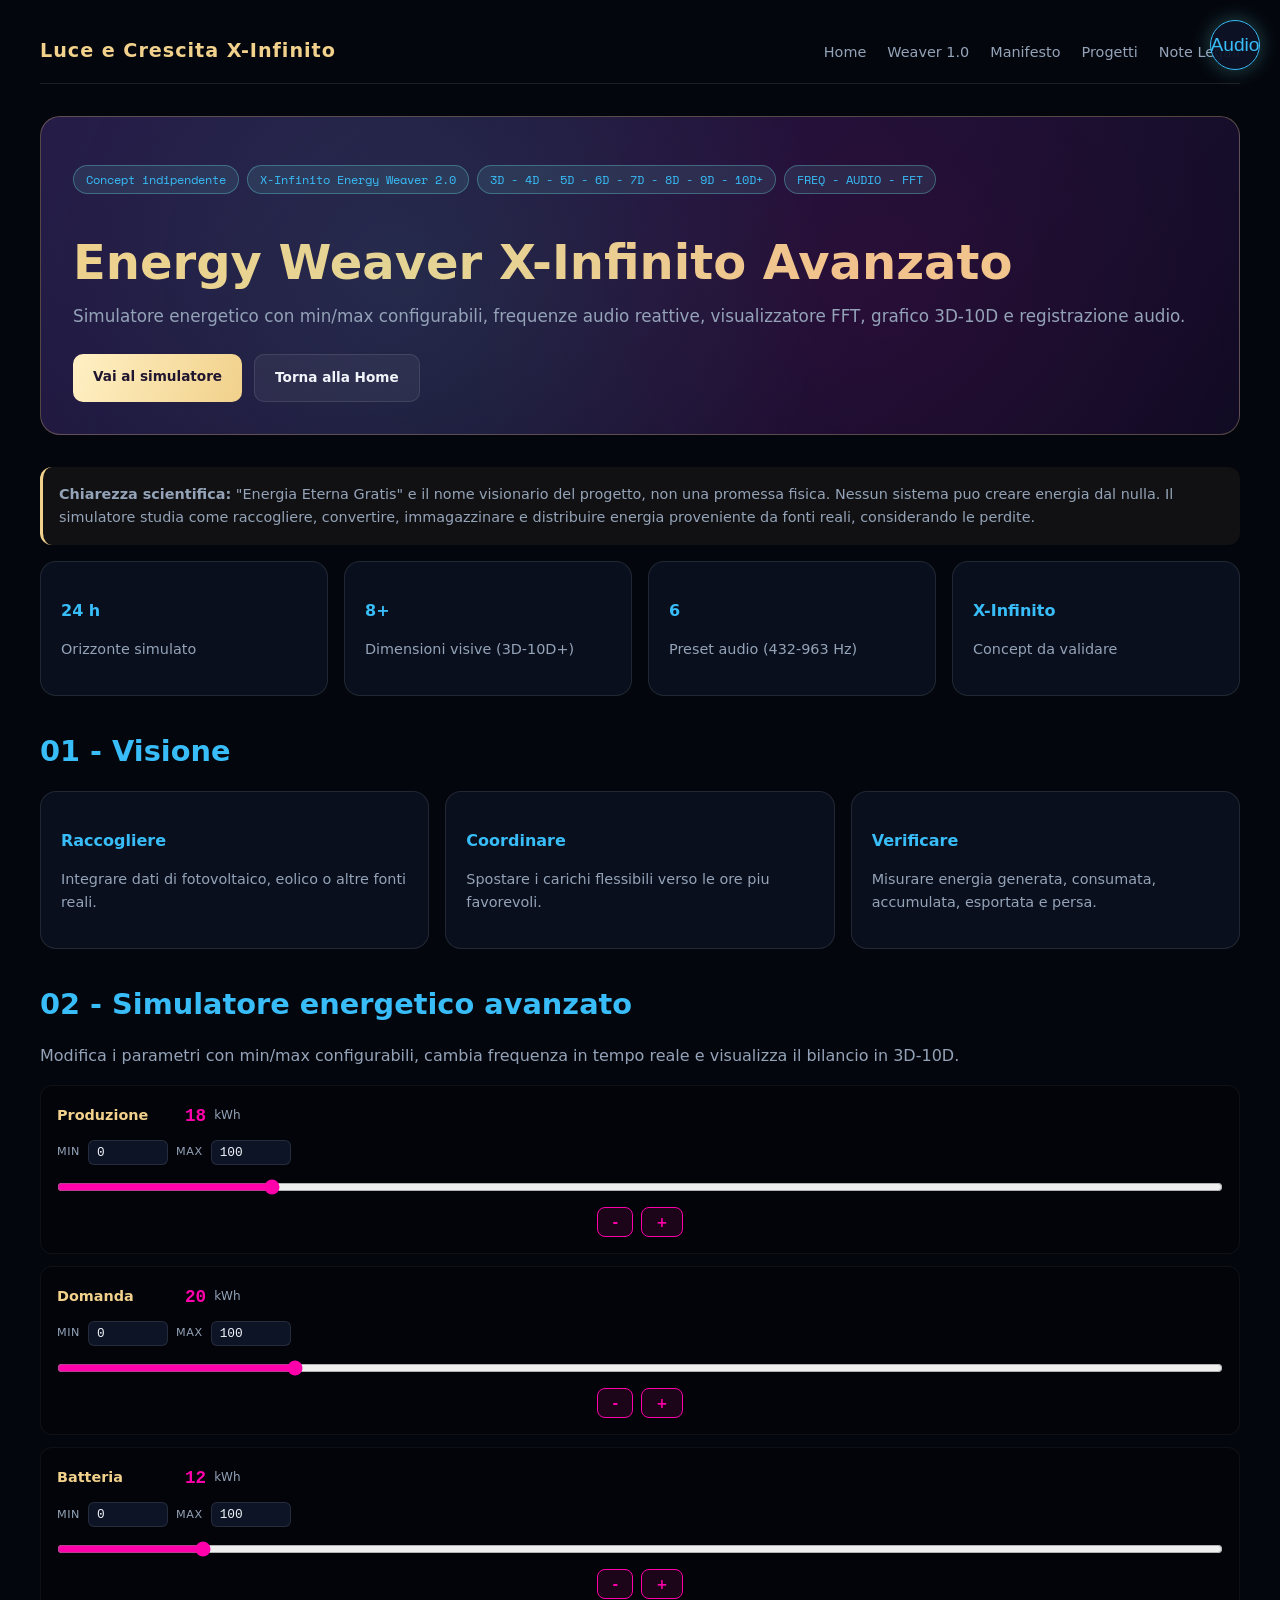
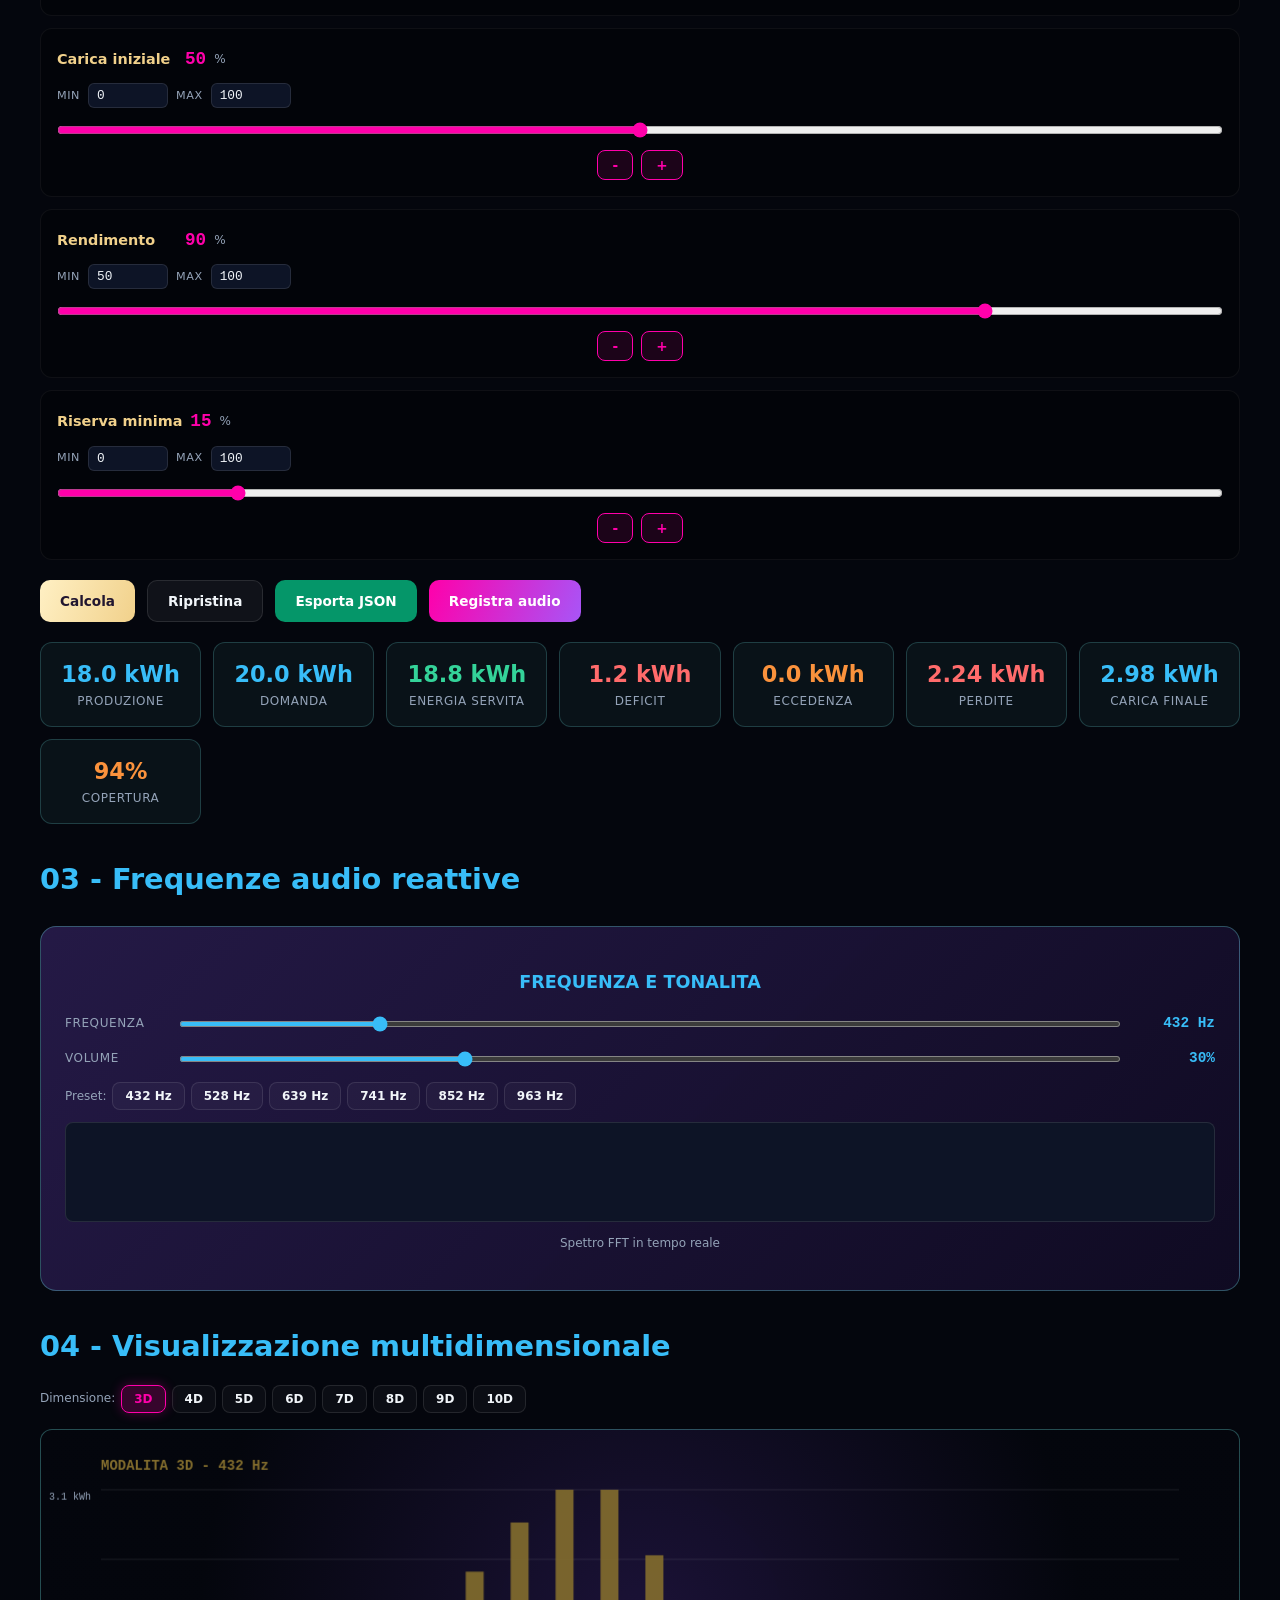
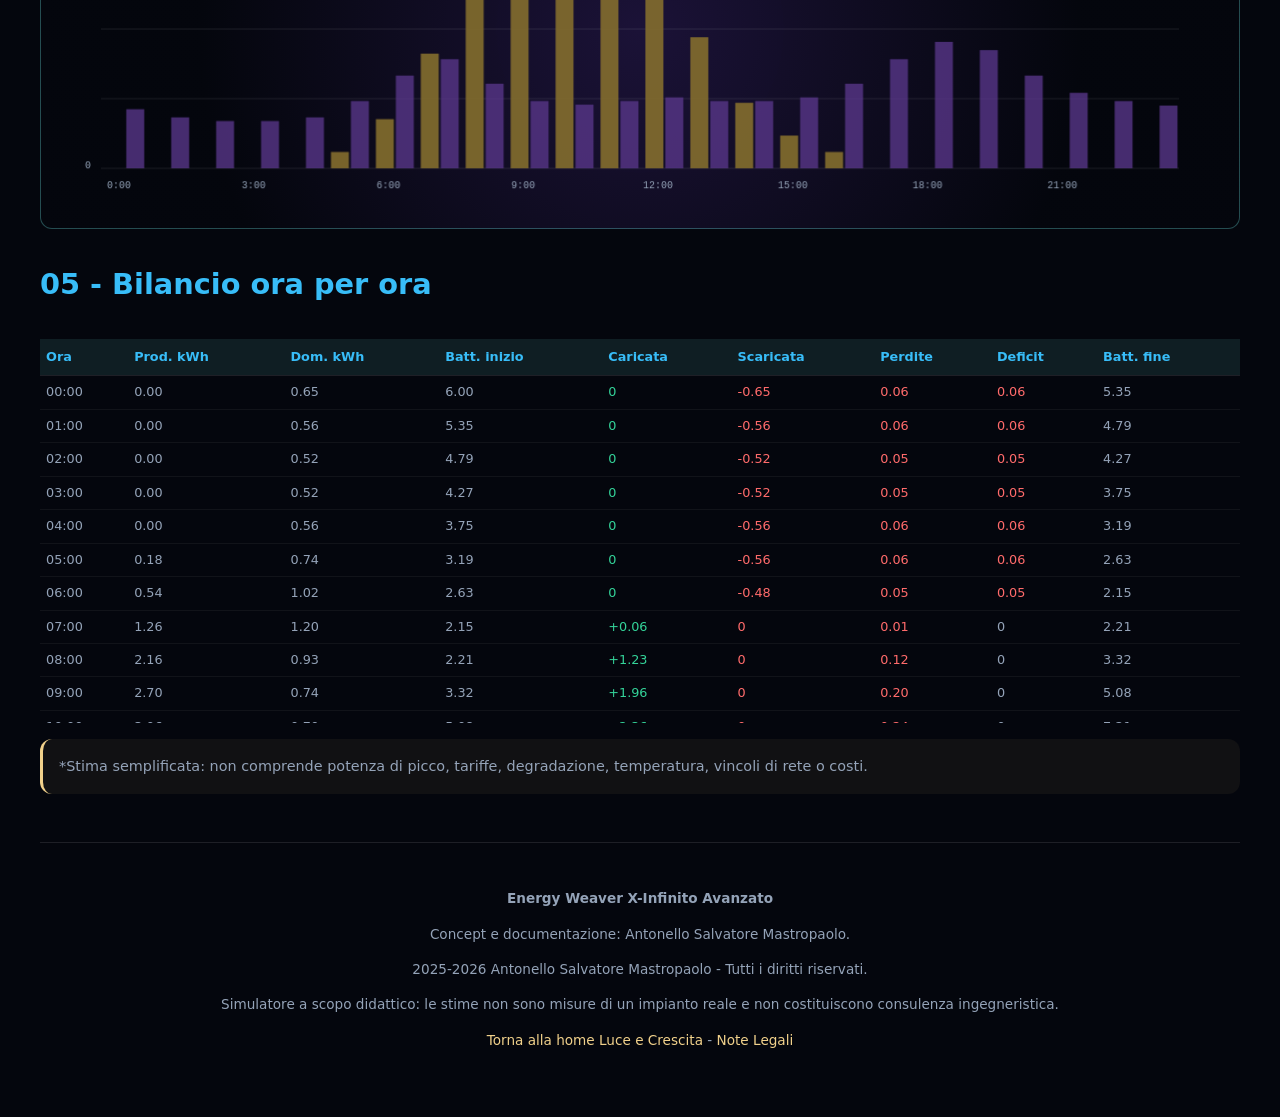
<file: energy-weaver-2.html>
<!DOCTYPE html>
<html lang="it">
<head>
<meta charset="UTF-8">
<meta name="viewport" content="width=device-width, initial-scale=1.0, viewport-fit=cover">
<title>Energy Weaver 2.0 - Simulatore Multidimensionale Avanzato - Luce e Crescita X-Infinito</title>
<meta name="description" content="Simulatore energetico con min/max configurabili, frequenze audio reattive, visualizzatore FFT, grafico 3D-10D e registrazione audio.">
<meta name="author" content="Mastropaolo Antonello Salvatore">
<meta name="theme-color" content="#04060d">
<meta property="og:title" content="Energy Weaver 2.0 Avanzato">
<meta property="og:description" content="Simulatore energetico con grafico 3D-10D.">
<meta property="og:type" content="website">
<meta property="og:url" content="https://luce-crescita.github.io/energy-weaver-2.html">
<meta name="robots" content="noai, noimageai">
<link rel="canonical" href="https://luce-crescita.github.io/energy-weaver-2.html">
<link rel="preconnect" href="https://fonts.googleapis.com">
<link rel="preconnect" href="https://fonts.gstatic.com" crossorigin>
<link rel="stylesheet" href="style.css">
</head>
<body class="ew2-body">
<button class="ew2-audio-toggle" id="audioToggle" aria-label="Attiva audio" title="Audio On/Off">Audio</button>
<div class="ew2-wrap">

<header class="ew2-header">
<a href="index.html" class="ew2-brand">Luce e Crescita X-Infinito</a>
<nav class="ew2-nav">
<a href="index.html">Home</a>
<a href="energia-eterna.html">Weaver 1.0</a>
<a href="manifesto.html">Manifesto</a>
<a href="progetti.html">Progetti</a>
<a href="copyright.html">Note Legali</a>
</nav>
</header>

<section class="ew2-hero">
<div class="ew2-tag-row">
<span class="ew2-tag">Concept indipendente</span>
<span class="ew2-tag">X-Infinito Energy Weaver 2.0</span>
<span class="ew2-tag">3D - 4D - 5D - 6D - 7D - 8D - 9D - 10D+</span>
<span class="ew2-tag">FREQ - AUDIO - FFT</span>
</div>
<h1 style="font-size:clamp(1.8rem,5vw,3rem);color:var(--gold);margin-bottom:12px;line-height:1.2">Energy Weaver X-Infinito Avanzato</h1>
<p style="color:var(--text-muted);font-size:1.05rem;margin-bottom:24px">Simulatore energetico con min/max configurabili, frequenze audio reattive, visualizzatore FFT, grafico 3D-10D e registrazione audio.</p>
<div class="ew2-actions">
<a href="#simulatore" class="ew2-btn ew2-btn-primary">Vai al simulatore</a>
<a href="index.html" class="ew2-btn ew2-btn-ghost">Torna alla Home</a>
</div>
</section>

<div class="ew2-notice">
<strong>Chiarezza scientifica:</strong> "Energia Eterna Gratis" e il nome visionario del progetto, non una promessa fisica. Nessun sistema puo creare energia dal nulla. Il simulatore studia come raccogliere, convertire, immagazzinare e distribuire energia proveniente da fonti reali, considerando le perdite.
</div>

<div class="ew2-grid">
<div class="ew2-card"><h3>24 h</h3><p>Orizzonte simulato</p></div>
<div class="ew2-card"><h3>8+</h3><p>Dimensioni visive (3D-10D+)</p></div>
<div class="ew2-card"><h3>6</h3><p>Preset audio (432-963 Hz)</p></div>
<div class="ew2-card"><h3>X-Infinito</h3><p>Concept da validare</p></div>
</div>

<h2 style="font-size:clamp(1.3rem,3vw,1.8rem);color:var(--glow-cyan);margin:32px 0 16px">01 - Visione</h2>
<div class="ew2-grid">
<div class="ew2-card"><h3>Raccogliere</h3><p>Integrare dati di fotovoltaico, eolico o altre fonti reali.</p></div>
<div class="ew2-card"><h3>Coordinare</h3><p>Spostare i carichi flessibili verso le ore piu favorevoli.</p></div>
<div class="ew2-card"><h3>Verificare</h3><p>Misurare energia generata, consumata, accumulata, esportata e persa.</p></div>
</div>

<h2 id="simulatore" style="font-size:clamp(1.3rem,3vw,1.8rem);color:var(--glow-cyan);margin:32px 0 16px">02 - Simulatore energetico avanzato</h2>
<p style="color:var(--text-muted)">Modifica i parametri con min/max configurabili, cambia frequenza in tempo reale e visualizza il bilancio in 3D-10D.</p>

<div id="paramContainer"></div>

<div class="ew2-actions">
<button class="ew2-btn ew2-btn-primary" id="calcBtn">Calcola</button>
<button class="ew2-btn ew2-btn-ghost" id="resetBtn">Ripristina</button>
<button class="ew2-btn ew2-btn-green" id="exportBtn">Esporta JSON</button>
<button class="ew2-btn ew2-btn-magenta" id="recBtn">Registra audio</button>
</div>

<div id="warnings"></div>
<div class="ew2-results" id="results"></div>

<h2 style="font-size:clamp(1.3rem,3vw,1.8rem);color:var(--glow-cyan);margin:32px 0 16px">03 - Frequenze audio reattive</h2>
<div class="ew2-freq-panel">
<h3>FREQUENZA E TONALITA</h3>
<div class="ew2-freq-row">
<label>Frequenza</label>
<input type="range" id="freqSlider" min="20" max="2000" value="432" step="1">
<span class="freq-val" id="freqVal">432 Hz</span>
</div>
<div class="ew2-freq-row">
<label>Volume</label>
<input type="range" id="volSlider" min="0" max="100" value="30">
<span class="freq-val" id="volVal">30%</span>
</div>
<div class="ew2-preset-btns">
<span style="color:var(--text-muted);font-size:0.75rem;align-self:center;">Preset:</span>
<button class="ew2-preset-btn" data-freq="432">432 Hz</button>
<button class="ew2-preset-btn" data-freq="528">528 Hz</button>
<button class="ew2-preset-btn" data-freq="639">639 Hz</button>
<button class="ew2-preset-btn" data-freq="741">741 Hz</button>
<button class="ew2-preset-btn" data-freq="852">852 Hz</button>
<button class="ew2-preset-btn" data-freq="963">963 Hz</button>
</div>
<canvas id="spettro" class="ew2-spettro"></canvas>
<p style="text-align:center;color:var(--text-muted);font-size:0.75rem;margin-top:8px">Spettro FFT in tempo reale</p>
</div>

<h2 style="font-size:clamp(1.3rem,3vw,1.8rem);color:var(--glow-cyan);margin:32px 0 16px">04 - Visualizzazione multidimensionale</h2>
<div class="ew2-graph-controls">
<span style="color:var(--text-muted);font-size:0.75rem;">Dimensione:</span>
<button class="ew2-dim-btn active" data-dim="3d">3D</button>
<button class="ew2-dim-btn" data-dim="4d">4D</button>
<button class="ew2-dim-btn" data-dim="5d">5D</button>
<button class="ew2-dim-btn" data-dim="6d">6D</button>
<button class="ew2-dim-btn" data-dim="7d">7D</button>
<button class="ew2-dim-btn" data-dim="8d">8D</button>
<button class="ew2-dim-btn" data-dim="9d">9D</button>
<button class="ew2-dim-btn" data-dim="10d">10D</button>
</div>
<canvas id="grafico" class="ew2-graph"></canvas>

<h2 style="font-size:clamp(1.3rem,3vw,1.8rem);color:var(--glow-cyan);margin:32px 0 16px">05 - Bilancio ora per ora</h2>
<div class="ew2-table-wrap">
<table class="ew2-table" id="hourlyTable">
<thead><tr>
<th>Ora</th><th>Prod. kWh</th><th>Dom. kWh</th><th>Batt. inizio</th>
<th>Caricata</th><th>Scaricata</th><th>Perdite</th><th>Deficit</th><th>Batt. fine</th>
</tr></thead>
<tbody></tbody>
</table>
</div>

<div class="ew2-notice">
*Stima semplificata: non comprende potenza di picco, tariffe, degradazione, temperatura, vincoli di rete o costi.
</div>

<footer class="ew2-footer">
<p><strong>Energy Weaver X-Infinito Avanzato</strong></p>
<p>Concept e documentazione: Antonello Salvatore Mastropaolo.</p>
<p>2025-2026 Antonello Salvatore Mastropaolo - Tutti i diritti riservati.</p>
<p>Simulatore a scopo didattico: le stime non sono misure di un impianto reale e non costituiscono consulenza ingegneristica.</p>
<p><a href="index.html">Torna alla home Luce e Crescita</a> - <a href="copyright.html">Note Legali</a></p>
</footer>

</div>
<script src="audio.js" defer></script>
<script>
(function(){
"use strict";
var state = { produzione: 18, domanda: 20, batteria: 12, socIniziale: 50, rendimento: 90, riserva: 15, dimensione: '3d' };
var userFreq = 432;
var userVolume = 0.3;

var PRESET_COLORS = {
  432: { h: 45, s: 95, l: 60 },
  528: { h: 150, s: 85, l: 55 },
  639: { h: 270, s: 85, l: 65 },
  741: { h: 210, s: 90, l: 60 },
  852: { h: 320, s: 90, l: 65 },
  963: { h: 280, s: 60, l: 85 }
};

function freqToColor(freq, vol){
  var keys = [432, 528, 639, 741, 852, 963];
  var lower = keys[0], upper = keys[keys.length-1];
  for (var i = 0; i < keys.length; i++) {
    if (freq <= keys[i]) { upper = keys[i]; lower = i > 0 ? keys[i-1] : keys[0]; break; }
  }
  if (freq >= keys[keys.length-1]) { lower = upper = keys[keys.length-1]; }
  var t = upper === lower ? 0 : (freq - lower) / (upper - lower);
  var c1 = PRESET_COLORS[lower], c2 = PRESET_COLORS[upper];
  var h = c1.h + (c2.h - c1.h) * t;
  var s = (c1.s + (c2.s - c1.s) * t) * (0.3 + vol * 0.7);
  var l = (c1.l + (c2.l - c1.l) * t) * (0.4 + vol * 0.6);
  return 'hsl(' + h + ', ' + s + '%, ' + l + '%)';
}

var profiloProduzioneBase = [0,0,0,0,0,0.01,0.03,0.07,0.12,0.15,0.17,0.17,0.13,0.08,0.04,0.02,0.01,0,0,0,0,0,0,0];
var profiloDomandaBase = [0.0325,0.028,0.026,0.026,0.028,0.037,0.051,0.06,0.0465,0.037,0.035,0.037,0.039,0.037,0.037,0.039,0.0465,0.06,0.0695,0.065,0.051,0.0415,0.037,0.0345];
var sommaProd = profiloProduzioneBase.reduce(function(a,b){return a+b;},0) || 1;
var sommaDem = profiloDomandaBase.reduce(function(a,b){return a+b;},0) || 1;
profiloProduzioneBase = profiloProduzioneBase.map(function(v){return v/sommaProd;});
profiloDomandaBase = profiloDomandaBase.map(function(v){return v/sommaDem;});
var ultimoRisultato = null;
var paramDefs = [
{id:'prod',label:'Produzione',min:0,max:100,step:0.5,unit:'kWh'},
{id:'dem',label:'Domanda',min:0,max:100,step:0.5,unit:'kWh'},
{id:'bat',label:'Batteria',min:0,max:100,step:0.5,unit:'kWh'},
{id:'soc',label:'Carica iniziale',min:0,max:100,step:1,unit:'%'},
{id:'eff',label:'Rendimento',min:50,max:100,step:1,unit:'%'},
{id:'res',label:'Riserva minima',min:0,max:100,step:1,unit:'%'}
];
function buildParams(){
  var container = document.getElementById('paramContainer');
  container.innerHTML = '';
  paramDefs.forEach(function(p){
    var currentVal = state[p.id] || (p.id==='prod'?18:p.id==='dem'?20:p.id==='bat'?12:p.id==='soc'?50:p.id==='eff'?90:15);
    var row = document.createElement('div');
    row.className = 'ew2-param-row';
    row.dataset.param = p.id;
    var header = document.createElement('div');
    header.className = 'param-header';
    header.innerHTML = '<label>'+p.label+'</label><span class="param-value" id="val-'+p.id+'">'+currentVal+'</span><span class="param-unit">'+p.unit+'</span>';
    var minmax = document.createElement('div');
    minmax.className = 'minmax';
    minmax.innerHTML = '<span>MIN</span><input type="number" value="'+p.min+'" id="min-'+p.id+'"><span>MAX</span><input type="number" value="'+p.max+'" id="max-'+p.id+'">';
    var slider = document.createElement('input');
    slider.type = 'range'; slider.min = p.min; slider.max = p.max; slider.step = p.step; slider.value = currentVal; slider.id = 'slider-'+p.id;
    var buttons = document.createElement('div');
    buttons.className = 'param-buttons';
    buttons.innerHTML = '<button aria-label="Diminuisci '+p.label+'">-</button><button aria-label="Aumenta '+p.label+'">+</button>';
    row.appendChild(header); row.appendChild(minmax); row.appendChild(slider); row.appendChild(buttons);
    container.appendChild(row);
    slider.addEventListener('input', function(){ var v = parseFloat(this.value); state[p.id] = v; document.getElementById('val-'+p.id).textContent = v; calcola(true); });
    buttons.children[0].addEventListener('click', function(){ var v = Math.max(parseFloat(document.getElementById('min-'+p.id).value), parseFloat(slider.value) - p.step); slider.value = v; state[p.id] = v; document.getElementById('val-'+p.id).textContent = v; calcola(true); });
    buttons.children[1].addEventListener('click', function(){ var v = Math.min(parseFloat(document.getElementById('max-'+p.id).value), parseFloat(slider.value) + p.step); slider.value = v; state[p.id] = v; document.getElementById('val-'+p.id).textContent = v; calcola(true); });
    document.getElementById('max-'+p.id).addEventListener('change', function(){
      var newMax = parseFloat(this.value);
      slider.max = newMax;
      if (parseFloat(slider.value) > newMax) {
        slider.value = newMax;
        state[p.id] = newMax;
        document.getElementById('val-'+p.id).textContent = newMax;
      }
    });
    document.getElementById('min-'+p.id).addEventListener('change', function(){
      var newMin = parseFloat(this.value);
      slider.min = newMin;
      if (parseFloat(slider.value) < newMin) {
        slider.value = newMin;
        state[p.id] = newMin;
        document.getElementById('val-'+p.id).textContent = newMin;
      }
    });
  });
}
function syncParams(){
  paramDefs.forEach(function(p){
    var slider = document.getElementById('slider-'+p.id);
    var valDisplay = document.getElementById('val-'+p.id);
    if (slider && valDisplay) { slider.value = state[p.id]; valDisplay.textContent = state[p.id]; }
  });
}
function calcola(silent){
  var prod = state.produzione, dem = state.domanda, bat = state.batteria, soc = state.socIniziale;
  var eff = state.rendimento / 100, res = state.riserva;
  var socMin = res / 100 * bat;
  var socAttuale = Math.max(soc / 100 * bat, socMin);
  var profiloProd = profiloProduzioneBase.map(function(v){ return v * prod; });
  var profiloDem = profiloDomandaBase.map(function(v){ return v * dem; });
  var energiaServita = 0, energiaNonServita = 0, eccedenza = 0, perdite = 0;
  var caricataTotale = 0, scaricataTotale = 0;
  var tabella = [];
  for (var h = 0; h < 24; h++) {
    var p = profiloProd[h] || 0, d = profiloDem[h] || 0;
    var saldo = p - d;
    var socInizio = socAttuale;
    var caricata = 0, scaricata = 0, perditeOra = 0, deficit = 0;
    if (saldo > 0) {
      var spazio = bat - socAttuale;
      var daCaricare = Math.min(saldo, spazio);
      var effC = daCaricare * eff;
      perditeOra = daCaricare - effC;
      socAttuale += effC;
      caricata = daCaricare;
      caricataTotale += daCaricare;
      eccedenza += saldo - daCaricare;
      energiaServita += d;
      perdite += perditeOra;
    } else {
      var defTot = -saldo;
      var disp = Math.max(0, socAttuale - socMin);
      var daScaricare = Math.min(defTot, disp);
      var effS = daScaricare * eff;
      perditeOra = daScaricare - effS;
      socAttuale -= daScaricare;
      scaricata = daScaricare;
      scaricataTotale += daScaricare;
      deficit = defTot - effS;
      energiaServita += d - deficit;
      energiaNonServita += deficit;
      perdite += perditeOra;
    }
    tabella.push({ora:h, prod:p, dem:d, socInizio:socInizio, caricata:caricata, scaricata:scaricata, perdite:perditeOra, deficit:deficit, socFine:socAttuale});
  }
  var copertura = dem > 0 ? (energiaServita / dem * 100) : 100;
  var results = document.getElementById('results');
  results.innerHTML = '';
  var dati = [
    {label:'Produzione', value:profiloProd.reduce(function(a,b){return a+b;},0).toFixed(1)+' kWh', cls:''},
    {label:'Domanda', value:profiloDem.reduce(function(a,b){return a+b;},0).toFixed(1)+' kWh', cls:''},
    {label:'Energia servita', value:energiaServita.toFixed(1)+' kWh', cls:'green'},
    {label:'Deficit', value:energiaNonServita.toFixed(1)+' kWh', cls:'red'},
    {label:'Eccedenza', value:eccedenza.toFixed(1)+' kWh', cls:'orange'},
    {label:'Perdite', value:perdite.toFixed(2)+' kWh', cls:'red'},
    {label:'Carica finale', value:socAttuale.toFixed(2)+' kWh', cls:''},
    {label:'Copertura', value:copertura.toFixed(0)+'%', cls:copertura>=95?'green':copertura>=80?'orange':'red'}
  ];
  dati.forEach(function(d){
    var div = document.createElement('div');
    div.className = 'ew2-result ' + d.cls;
    div.innerHTML = '<div class="value">'+d.value+'</div><div class="label">'+d.label+'</div>';
    results.appendChild(div);
  });
  var tbody = document.querySelector('#hourlyTable tbody');
  tbody.innerHTML = '';
  tabella.forEach(function(row){
    var tr = document.createElement('tr');
    tr.innerHTML = '<td>'+String(row.ora).padStart(2,'0')+':00</td><td>'+row.prod.toFixed(2)+'</td><td>'+row.dem.toFixed(2)+'</td><td>'+row.socInizio.toFixed(2)+'</td><td class="positive">'+(row.caricata>0?'+'+row.caricata.toFixed(2):'0')+'</td><td class="negative">'+(row.scaricata>0?'-'+row.scaricata.toFixed(2):'0')+'</td><td class="negative">'+row.perdite.toFixed(2)+'</td><td class="'+(row.deficit>0?'negative':'')+'">'+(row.deficit>0?row.deficit.toFixed(2):'0')+'</td><td>'+row.socFine.toFixed(2)+'</td>';
    tbody.appendChild(tr);
  });
  ultimoRisultato = { timestamp: new Date().toISOString(), parametri: Object.assign({}, state), audio: { frequenza: userFreq, volume: userVolume }, risultati: { produzione_totale: profiloProd.reduce(function(a,b){return a+b;},0), domanda_totale: profiloDem.reduce(function(a,b){return a+b;},0), energia_servita: energiaServita, energia_non_servita: energiaNonServita, eccedenza: eccedenza, caricata_batteria: caricataTotale, scaricata_batteria: scaricataTotale, perdite: perdite, carica_finale: socAttuale, copertura_percentuale: copertura }, tabella_oraria: tabella, profilo_produzione: profiloProd, profilo_domanda: profiloDem };
  if (!silent) disegnaGrafico(profiloProd, profiloDem);
}
var canvas = document.getElementById('grafico');
var ctx = canvas.getContext('2d');
var graficoState = { time: 0 };
function resizeCanvas(){
  if (!canvas) return;
  var rect = canvas.getBoundingClientRect();
  var w = rect.width || canvas.clientWidth || 800;
  var h = rect.height || 400;
  if (w <= 0 || h <= 0) return;
  var dpr = window.devicePixelRatio || 1;
  canvas.width = w * dpr;
  canvas.height = h * dpr;
  canvas.style.width = w + 'px';
  canvas.style.height = h + 'px';
  ctx.setTransform(dpr, 0, 0, dpr, 0, 0);
}
function disegnaGrafico(prod, dem){
  if (!prod || !dem || prod.length === 0) return;
  if (canvas.width === 0) resizeCanvas();
  var w = canvas.width / (window.devicePixelRatio || 1);
  var h = canvas.height / (window.devicePixelRatio || 1);
  if (w === 0) return;
  ctx.clearRect(0, 0, w, h);
  var maxVal = Math.max.apply(null, prod.concat(dem));
  if (maxVal === 0 || isNaN(maxVal)) maxVal = 1;
  var dim = state.dimensione;
  var dimLevel = parseInt(dim.replace('d','')) || 3;
  var pad = 60, chartW = w - pad * 2, chartH = h - pad * 2, barW = chartW / 24 / 2.5;

  var mainColor = freqToColor(userFreq, userVolume);
  var secondaryColor = freqToColor(userFreq * 1.5, userVolume);

  ctx.strokeStyle = 'rgba(255,255,255,0.1)';
  for (var g = 0; g <= 4; g++) { var y = pad + (g/4)*chartH; ctx.beginPath(); ctx.moveTo(pad, y); ctx.lineTo(w-pad, y); ctx.stroke(); }
  var reducedMotionG = window.matchMedia('(prefers-reduced-motion: reduce)').matches;
  for (var i = 0; i < 24; i++) {
    var prodH = (prod[i]/maxVal)*chartH, demH = (dem[i]/maxVal)*chartH;
    var xBase = pad + (i/24)*chartW + barW*0.3;
    var yBase = pad + chartH;
    var depthOffset = 0, extraDim = 0;
    if (dimLevel >= 4 && !reducedMotionG) depthOffset = Math.sin(graficoState.time + i * 0.5) * 8;
    if (dimLevel >= 5 && !reducedMotionG) extraDim = Math.cos(graficoState.time * 2 + i) * 4;
    if (dimLevel >= 7 && !reducedMotionG) extraDim += Math.sin(graficoState.time * 1.5 + i * 0.3) * 6;

    ctx.fillStyle = mainColor;
    ctx.globalAlpha = 0.9;
    ctx.fillRect(xBase + depthOffset, yBase - prodH, Math.max(1, barW + extraDim), Math.max(0, prodH));

    var xBase2 = xBase + barW + 2;
    ctx.fillStyle = secondaryColor;
    ctx.globalAlpha = 0.8;
    ctx.fillRect(xBase2 - depthOffset, yBase - demH, Math.max(1, barW + extraDim), Math.max(0, demH));
    ctx.globalAlpha = 1;
  }
  ctx.fillStyle = '#94a3b8';
  ctx.font = '10px monospace';
  ctx.textAlign = 'center';
  for (var j = 0; j < 24; j += 3) ctx.fillText(j + ':00', pad + (j/24)*chartW + barW, pad + chartH + 20);
  ctx.textAlign = 'right';
  ctx.fillText(maxVal.toFixed(1) + ' kWh', pad - 10, pad + 10);
  ctx.fillText('0', pad - 10, pad + chartH);

  ctx.fillStyle = mainColor;
  ctx.font = 'bold 14px monospace';
  ctx.textAlign = 'left';
  ctx.fillText('MODALITA ' + dim.toUpperCase() + ' - ' + Math.round(userFreq) + ' Hz', pad, pad - 20);
}
var spettroCanvas = document.getElementById('spettro');
var spettroCtx = spettroCanvas.getContext('2d');
function resizeSpettro(){
  if (!spettroCanvas) return;
  var rect = spettroCanvas.getBoundingClientRect();
  var dpr = window.devicePixelRatio || 1;
  spettroCanvas.width = rect.width * dpr;
  spettroCanvas.height = 100 * dpr;
  spettroCanvas.style.width = rect.width + 'px';
  spettroCanvas.style.height = '100px';
  spettroCtx.setTransform(dpr, 0, 0, dpr, 0, 0);
}
function disegnaSpettro(){
  if (!spettroCtx || !spettroCanvas) return;
  var w = spettroCanvas.width / (window.devicePixelRatio || 1);
  var h = 100;
  spettroCtx.clearRect(0, 0, w, h);
  var analyser = window.AudioEngine ? AudioEngine.getAnalyser() : null;
  if (analyser) {
    var data = new Uint8Array(analyser.frequencyBinCount);
    analyser.getByteFrequencyData(data);
    var barW = w / data.length;
    var color = freqToColor(userFreq, userVolume);
    for (var i = 0; i < data.length; i++) {
      var barH = (data[i] / 255) * h;
      spettroCtx.fillStyle = color;
      spettroCtx.globalAlpha = 0.3 + data[i]/255 * 0.7;
      spettroCtx.fillRect(i * barW, h - barH, barW - 0.5, barH);
    }
    spettroCtx.globalAlpha = 1;
  }
}
function animate(){
  if (document.hidden) { requestAnimationFrame(animate); return; }
  graficoState.time += 0.02;
  if (ultimoRisultato && canvas.width > 0) disegnaGrafico(ultimoRisultato.profilo_produzione, ultimoRisultato.profilo_domanda);
  disegnaSpettro();
  requestAnimationFrame(animate);
}
var freqSlider = document.getElementById('freqSlider');
var freqVal = document.getElementById('freqVal');
var volSlider = document.getElementById('volSlider');
var volVal = document.getElementById('volVal');
freqSlider.addEventListener('input', function(){
  userFreq = parseFloat(this.value);
  freqVal.textContent = Math.round(userFreq) + ' Hz';
  if (window.AudioEngine && AudioEngine.getContext() && AudioEngine.getContext().state === 'running') {
    AudioEngine.tone(userFreq, 0.15, 'sine', 0.1);
  }
});
volSlider.addEventListener('input', function(){
  userVolume = parseFloat(this.value) / 100;
  volVal.textContent = this.value + '%';
  if (window.AudioEngine) AudioEngine.setVolume(userVolume);
});
document.querySelectorAll('.ew2-preset-btn').forEach(function(btn){
  btn.addEventListener('click', function(){
    document.querySelectorAll('.ew2-preset-btn').forEach(function(b){ b.classList.remove('active'); });
    btn.classList.add('active');
    var f = parseFloat(btn.dataset.freq);
    userFreq = f;
    freqSlider.value = f;
    freqVal.textContent = f + ' Hz';
    if (window.AudioEngine) {
      AudioEngine.resumeContext().then(function(){
        AudioEngine.tone(f, 2.0, 'sine', 0.15);
      }).catch(function(){});
    }
  });
});
document.getElementById('audioToggle').addEventListener('click', function(){
  if (!window.AudioEngine) return;
  var muted = AudioEngine.toggleMute();
  this.textContent = muted ? 'Audio Off' : 'Audio';
  this.classList.toggle('muted', muted);
});
document.getElementById('calcBtn').addEventListener('click', function(){ calcola(false); });
document.getElementById('resetBtn').addEventListener('click', function(){
  state = { produzione: 18, domanda: 20, batteria: 12, socIniziale: 50, rendimento: 90, riserva: 15, dimensione: state.dimensione };
  syncParams(); calcola(false);
});
document.getElementById('exportBtn').addEventListener('click', function(){
  if (!ultimoRisultato) { alert('Calcola prima i risultati.'); return; }
  var data = JSON.stringify(ultimoRisultato, null, 2);
  var blob = new Blob([data], {type: 'application/json'});
  var url = URL.createObjectURL(blob);
  var a = document.createElement('a');
  a.href = url; a.download = 'energy-weaver-2-' + Date.now() + '.json'; a.click();
  setTimeout(function(){ URL.revokeObjectURL(url); }, 1000);
});
document.getElementById('recBtn').addEventListener('click', function(){
  if (!window.AudioEngine) return;
  if (!AudioEngine.isRecording()) {
    var rec = AudioEngine.startRecording();
    if (!rec) { this.textContent = 'Non disponibile'; return; }
    this.textContent = 'Stop';
    this.classList.add('ew2-btn-red'); this.classList.remove('ew2-btn-magenta');
  } else {
    AudioEngine.stopRecording();
    this.textContent = 'Registra audio';
    this.classList.remove('ew2-btn-red'); this.classList.add('ew2-btn-magenta');
  }
});
document.querySelectorAll('.ew2-dim-btn').forEach(function(btn){
  btn.addEventListener('click', function(){
    document.querySelectorAll('.ew2-dim-btn').forEach(function(b){ b.classList.remove('active'); });
    btn.classList.add('active');
    state.dimensione = btn.dataset.dim;
  });
});
buildParams();
function init(){ resizeCanvas(); resizeSpettro(); calcola(true); animate(); }
if (document.readyState === 'complete') init();
else window.addEventListener('load', init);
window.addEventListener('resize', function(){ resizeCanvas(); resizeSpettro(); if (ultimoRisultato) disegnaGrafico(ultimoRisultato.profilo_produzione, ultimoRisultato.profilo_domanda); });
})();
</script>
</body>
</html>
</file>
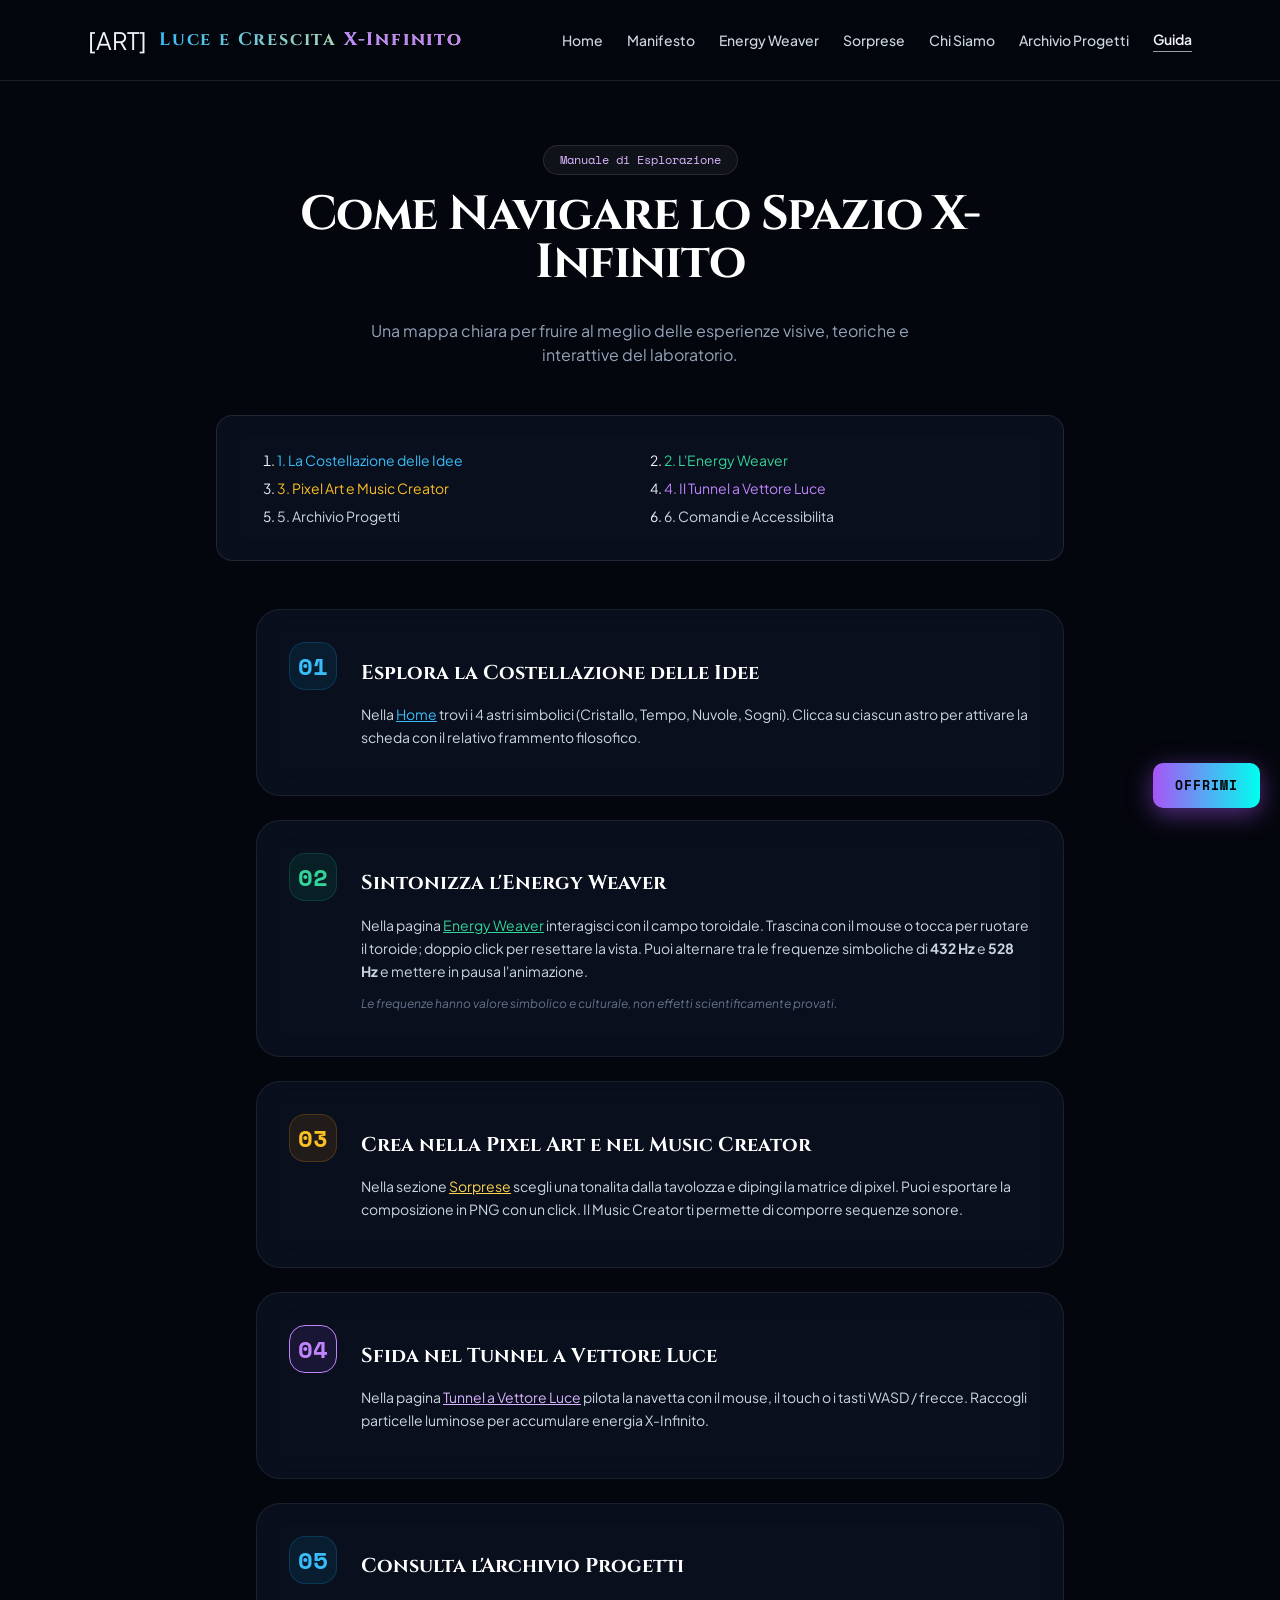
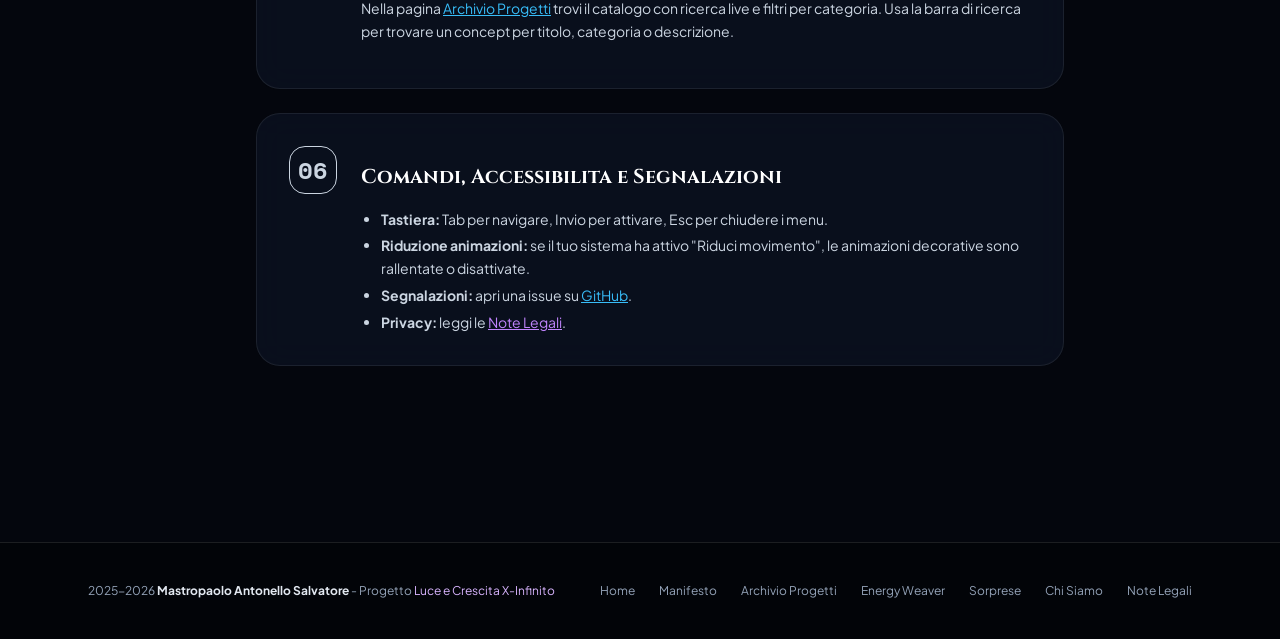
<file: guida.html>
<!DOCTYPE html>
<html lang="it" class="scroll-smooth">
<head>
<meta charset="UTF-8">
<meta name="viewport" content="width=device-width, initial-scale=1.0, viewport-fit=cover">
<title>Guida all'Uso - Luce e Crescita X-Infinito</title>
<meta name="description" content="Manuale di esplorazione per navigare lo spazio concettuale e interattivo di Luce e Crescita X-Infinito.">
<meta name="author" content="Mastropaolo Antonello Salvatore">
<meta name="theme-color" content="#04060d">
<meta property="og:title" content="Guida all'Uso - Luce e Crescita X-Infinito">
<meta property="og:description" content="Manuale di esplorazione dei moduli del sito.">
<meta property="og:type" content="website">
<meta property="og:url" content="https://luce-crescita.github.io/guida.html">
<meta name="robots" content="noai, noimageai">
<link rel="canonical" href="https://luce-crescita.github.io/guida.html">
<link rel="preconnect" href="https://fonts.googleapis.com">
<link rel="preconnect" href="https://fonts.gstatic.com" crossorigin>
<link rel="stylesheet" href="style.css">
<link rel="stylesheet" href="tailwind-lite.css">
</head>
<body class="min-h-screen relative flex flex-col justify-between">

<header class="sticky top-0 z-50 backdrop-blur-xl bg-[#04060d]/90 border-b border-white/10">
<div class="max-w-6xl mx-auto px-6 h-20 flex items-center justify-between">
<a href="index.html" class="flex items-center gap-3 group">
<span class="text-2xl transition-transform group-hover:scale-110" aria-hidden="true">[ART]</span>
<span class="font-cinzel font-bold text-lg tracking-widest text-transparent bg-clip-text bg-gradient-to-r from-sky-400 via-purple-300 to-amber-200">
Luce e Crescita <span class="text-purple-400">X-Infinito</span>
</span>
</a>
<nav class="hidden lg:flex items-center gap-6 text-sm font-medium text-slate-300" aria-label="Navigazione principale">
<a href="index.html" class="hover:text-sky-400 transition-colors">Home</a>
<a href="manifesto.html" class="hover:text-purple-400 transition-colors">Manifesto</a>
<a href="energia-eterna.html" class="hover:text-emerald-400 transition-colors">Energy Weaver</a>
<a href="sorprese.html" class="hover:text-amber-400 transition-colors">Sorprese</a>
<a href="about.html" class="hover:text-sky-300 transition-colors">Chi Siamo</a>
<a href="progetti.html" class="hover:text-purple-300 transition-colors">Archivio Progetti</a>
<a href="guida.html" aria-current="page" class="text-slate-100 font-semibold border-b border-white/60 pb-0.5">Guida</a>
</nav>
<button id="mobileMenuBtn" aria-label="Apri menu" aria-controls="mobileMenu" aria-expanded="false" class="lg:hidden p-2 text-slate-300 hover:text-white focus-visible:ring-2 focus-visible:ring-sky-400 rounded-lg">
<svg class="w-6 h-6" fill="none" stroke="currentColor" viewBox="0 0 24 24" aria-hidden="true"><path stroke-linecap="round" stroke-linejoin="round" stroke-width="2" d="M4 6h16M4 12h16m-7 6h7"></path></svg>
</button>
</div>
<nav id="mobileMenu" class="hidden lg:hidden border-t border-white/10 bg-[#04060d]/95 px-6 py-4 space-y-3 text-sm font-medium text-slate-300" aria-label="Menu mobile">
<a href="index.html" class="block hover:text-sky-400">Home</a>
<a href="manifesto.html" class="block hover:text-purple-400">Manifesto</a>
<a href="energia-eterna.html" class="block hover:text-emerald-400">Energy Weaver</a>
<a href="sorprese.html" class="block hover:text-amber-400">Sorprese</a>
<a href="about.html" class="block hover:text-sky-300">Chi Siamo</a>
<a href="progetti.html" class="block hover:text-purple-300">Archivio Progetti</a>
<a href="guida.html" aria-current="page" class="block text-slate-100 font-semibold">Guida</a>
<a href="copyright.html" class="block hover:text-purple-400">Note Legali</a>
</nav>
</header>

<main class="max-w-4xl mx-auto px-6 py-16 space-y-12 relative z-10 w-full flex-grow">

<div class="text-center space-y-4">
<div class="inline-flex items-center gap-2 px-4 py-1.5 rounded-full bg-white/5 border border-white/10 text-xs font-mono-code text-purple-300">
Manuale di Esplorazione
</div>
<h1 class="text-3xl md:text-5xl font-cinzel font-bold text-white tracking-tight">
Come Navigare lo Spazio X-Infinito
</h1>
<p class="text-sm md:text-base text-slate-400 max-w-xl mx-auto leading-relaxed">
Una mappa chiara per fruire al meglio delle esperienze visive, teoriche e interattive del laboratorio.
</p>
</div>

<noscript>
<div class="p-4 rounded-xl bg-amber-500/10 border border-amber-500/30 text-amber-200 text-sm">
La guida e consultabile senza JavaScript, ma i moduli interattivi (Energy Weaver, Sorprese, Tunnel) richiedono JS per funzionare.
</div>
</noscript>

<nav aria-label="Indice della guida" class="card-glass p-5 rounded-2xl border border-white/10">
<ol class="grid grid-cols-1 md:grid-cols-2 gap-2 text-sm">
<li><a href="#step-1" class="text-sky-400 hover:text-sky-300 transition-colors">1. La Costellazione delle Idee</a></li>
<li><a href="#step-2" class="text-emerald-400 hover:text-emerald-300 transition-colors">2. L'Energy Weaver</a></li>
<li><a href="#step-3" class="text-amber-400 hover:text-amber-300 transition-colors">3. Pixel Art e Music Creator</a></li>
<li><a href="#step-4" class="text-purple-400 hover:text-purple-300 transition-colors">4. Il Tunnel a Vettore Luce</a></li>
<li><a href="#step-5" class="text-slate-300 hover:text-slate-100 transition-colors">5. Archivio Progetti</a></li>
<li><a href="#step-6" class="text-slate-300 hover:text-slate-100 transition-colors">6. Comandi e Accessibilita</a></li>
</ol>
</nav>

<ol class="space-y-6">
<li id="step-1" class="card-glass p-6 md:p-8 rounded-3xl flex flex-col sm:flex-row gap-6 items-start scroll-mt-24">
<div class="text-2xl font-mono-code font-bold w-12 h-12 rounded-2xl bg-sky-500/10 border border-sky-500/20 text-sky-400 flex items-center justify-center shrink-0" aria-hidden="true">01</div>
<div class="space-y-2">
<h2 class="font-cinzel font-bold text-lg md:text-xl text-white">Esplora la Costellazione delle Idee</h2>
<p class="text-sm text-slate-300 leading-relaxed">
Nella <a href="index.html#costellazione" class="text-sky-400 underline">Home</a> trovi i 4 astri simbolici (Cristallo, Tempo, Nuvole, Sogni). Clicca su ciascun astro per attivare la scheda con il relativo frammento filosofico.
</p>
</div>
</li>

<li id="step-2" class="card-glass p-6 md:p-8 rounded-3xl flex flex-col sm:flex-row gap-6 items-start scroll-mt-24">
<div class="text-2xl font-mono-code font-bold w-12 h-12 rounded-2xl bg-emerald-500/10 border border-emerald-500/20 text-emerald-400 flex items-center justify-center shrink-0" aria-hidden="true">02</div>
<div class="space-y-2">
<h2 class="font-cinzel font-bold text-lg md:text-xl text-white">Sintonizza l'Energy Weaver</h2>
<p class="text-sm text-slate-300 leading-relaxed">
Nella pagina <a href="energia-eterna.html" class="text-emerald-400 underline">Energy Weaver</a> interagisci con il campo toroidale. Trascina con il mouse o tocca per ruotare il toroide; doppio click per resettare la vista. Puoi alternare tra le frequenze simboliche di <strong>432 Hz</strong> e <strong>528 Hz</strong> e mettere in pausa l'animazione.
</p>
<p class="text-xs text-slate-500 italic">
Le frequenze hanno valore simbolico e culturale, non effetti scientificamente provati.
</p>
</div>
</li>

<li id="step-3" class="card-glass p-6 md:p-8 rounded-3xl flex flex-col sm:flex-row gap-6 items-start scroll-mt-24">
<div class="text-2xl font-mono-code font-bold w-12 h-12 rounded-2xl bg-amber-500/10 border border-amber-500/20 text-amber-400 flex items-center justify-center shrink-0" aria-hidden="true">03</div>
<div class="space-y-2">
<h2 class="font-cinzel font-bold text-lg md:text-xl text-white">Crea nella Pixel Art e nel Music Creator</h2>
<p class="text-sm text-slate-300 leading-relaxed">
Nella sezione <a href="sorprese.html" class="text-amber-300 underline">Sorprese</a> scegli una tonalita dalla tavolozza e dipingi la matrice di pixel. Puoi esportare la composizione in PNG con un click. Il Music Creator ti permette di comporre sequenze sonore.
</p>
</div>
</li>

<li id="step-4" class="card-glass p-6 md:p-8 rounded-3xl flex flex-col sm:flex-row gap-6 items-start scroll-mt-24">
<div class="text-2xl font-mono-code font-bold w-12 h-12 rounded-2xl bg-purple-500/10 border border-purple-500/20 text-purple-400 flex items-center justify-center shrink-0" aria-hidden="true">04</div>
<div class="space-y-2">
<h2 class="font-cinzel font-bold text-lg md:text-xl text-white">Sfida nel Tunnel a Vettore Luce</h2>
<p class="text-sm text-slate-300 leading-relaxed">
Nella pagina <a href="sorprese-74.html" class="text-purple-300 underline">Tunnel a Vettore Luce</a> pilota la navetta con il mouse, il touch o i tasti WASD / frecce. Raccogli particelle luminose per accumulare energia X-Infinito.
</p>
</div>
</li>

<li id="step-5" class="card-glass p-6 md:p-8 rounded-3xl flex flex-col sm:flex-row gap-6 items-start scroll-mt-24">
<div class="text-2xl font-mono-code font-bold w-12 h-12 rounded-2xl bg-sky-500/10 border border-sky-500/20 text-sky-400 flex items-center justify-center shrink-0" aria-hidden="true">05</div>
<div class="space-y-2">
<h2 class="font-cinzel font-bold text-lg md:text-xl text-white">Consulta l'Archivio Progetti</h2>
<p class="text-sm text-slate-300 leading-relaxed">
Nella pagina <a href="progetti.html" class="text-sky-400 underline">Archivio Progetti</a> trovi il catalogo con ricerca live e filtri per categoria. Usa la barra di ricerca per trovare un concept per titolo, categoria o descrizione.
</p>
</div>
</li>

<li id="step-6" class="card-glass p-6 md:p-8 rounded-3xl flex flex-col sm:flex-row gap-6 items-start scroll-mt-24">
<div class="text-2xl font-mono-code font-bold w-12 h-12 rounded-2xl bg-slate-500/10 border border-slate-500/20 text-slate-300 flex items-center justify-center shrink-0" aria-hidden="true">06</div>
<div class="space-y-2">
<h2 class="font-cinzel font-bold text-lg md:text-xl text-white">Comandi, Accessibilita e Segnalazioni</h2>
<ul class="text-sm text-slate-300 leading-relaxed space-y-1 list-disc pl-5">
<li><strong>Tastiera:</strong> Tab per navigare, Invio per attivare, Esc per chiudere i menu.</li>
<li><strong>Riduzione animazioni:</strong> se il tuo sistema ha attivo "Riduci movimento", le animazioni decorative sono rallentate o disattivate.</li>
<li><strong>Segnalazioni:</strong> apri una issue su <a href="https://github.com/luce-crescita/luce-crescita.github.io/issues" target="_blank" rel="noopener noreferrer" class="text-sky-400 underline">GitHub</a>.</li>
<li><strong>Privacy:</strong> leggi le <a href="copyright.html" class="text-purple-400 underline">Note Legali</a>.</li>
</ul>
</div>
</li>
</ol>

</main>

<footer class="border-t border-white/10 bg-[#020408] mt-24 py-10 w-full">
<div class="max-w-6xl mx-auto px-6 flex flex-col md:flex-row items-center justify-between gap-6 text-xs text-slate-400">
<div>
2025-2026 <strong class="text-slate-200">Mastropaolo Antonello Salvatore</strong> - Progetto <span class="text-purple-300">Luce e Crescita X-Infinito</span>
</div>
<div class="flex flex-wrap justify-center gap-6">
<a href="index.html" class="hover:text-purple-400 transition-colors">Home</a>
<a href="manifesto.html" class="hover:text-purple-400 transition-colors">Manifesto</a>
<a href="progetti.html" class="hover:text-purple-400 transition-colors">Archivio Progetti</a>
<a href="energia-eterna.html" class="hover:text-purple-400 transition-colors">Energy Weaver</a>
<a href="sorprese.html" class="hover:text-purple-400 transition-colors">Sorprese</a>
<a href="about.html" class="hover:text-purple-400 transition-colors">Chi Siamo</a>
<a href="copyright.html" class="hover:text-purple-400 transition-colors">Note Legali</a>
</div>
</div>
</footer>

<script src="nav.js" defer></script>
</body>
</html>
</file>
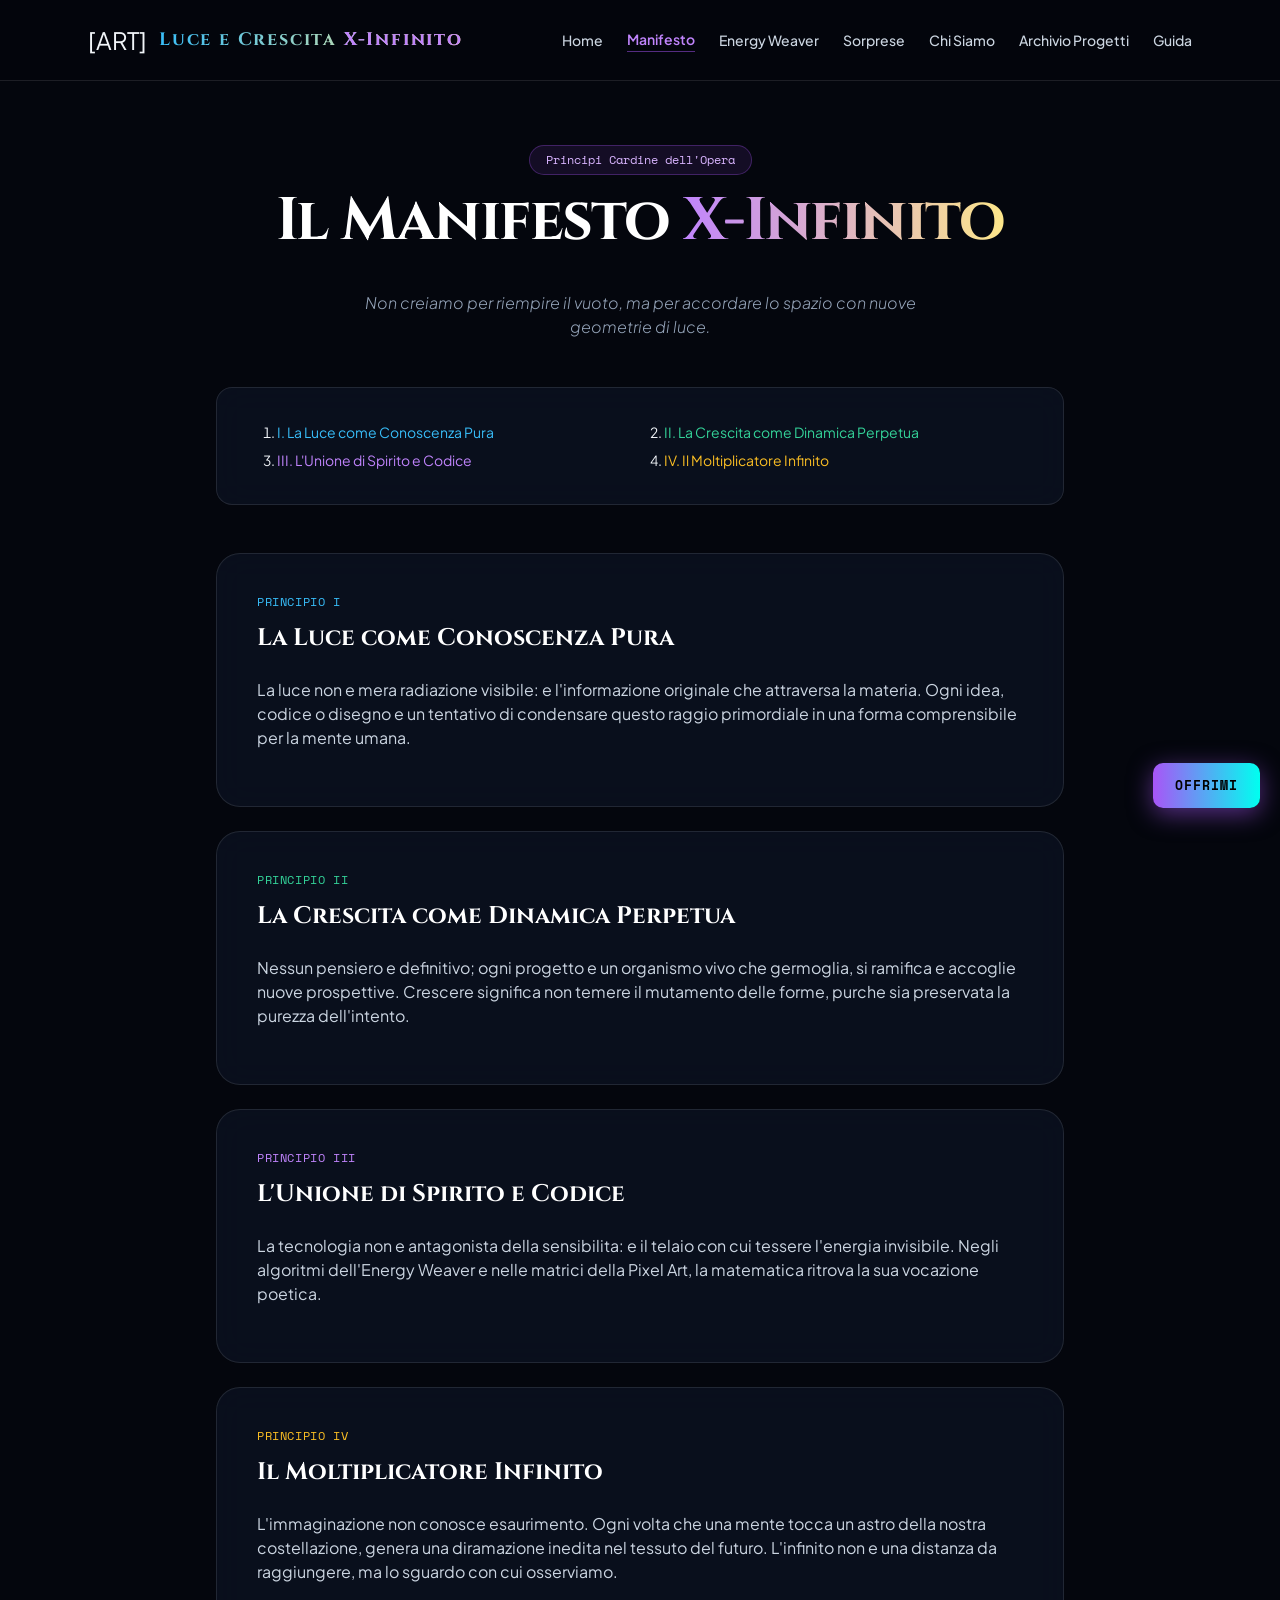
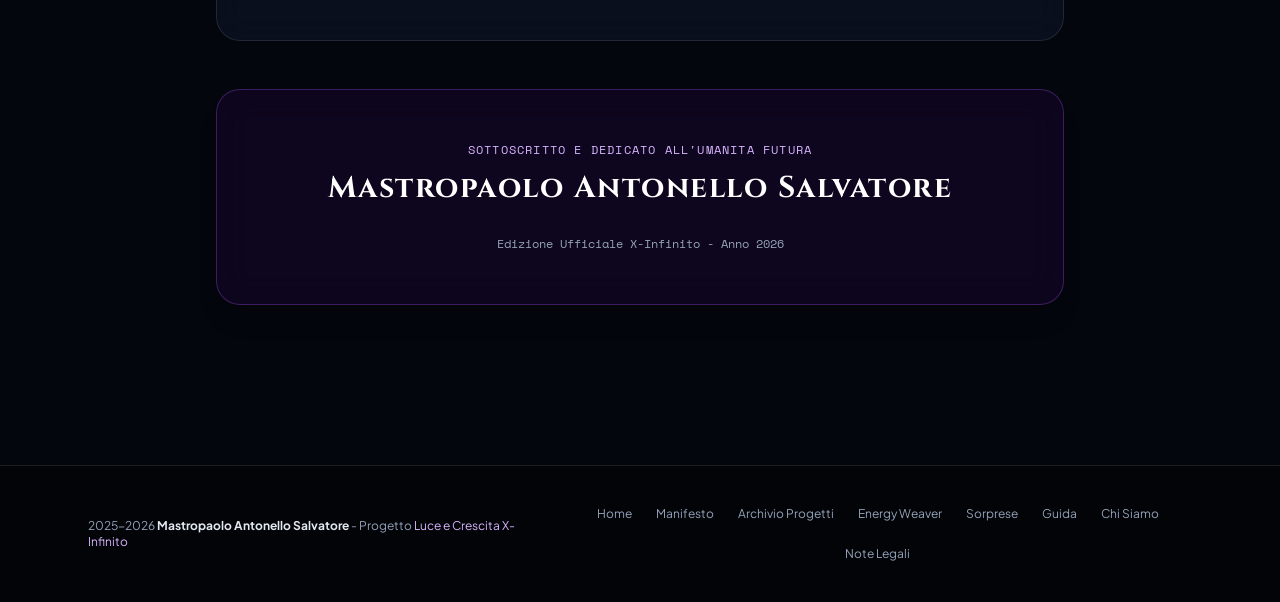
<file: manifesto.html>
<!DOCTYPE html>
<html lang="it" class="scroll-smooth">
<head>
<meta charset="UTF-8">
<meta name="viewport" content="width=device-width, initial-scale=1.0, viewport-fit=cover">
<title>Il Manifesto - Luce e Crescita X-Infinito</title>
<meta name="description" content="I 4 principi cardine di Luce e Crescita X-Infinito: Luce, Crescita Perpetua, Spirito e Codice, Moltiplicatore Infinito.">
<meta name="author" content="Mastropaolo Antonello Salvatore">
<meta name="theme-color" content="#04060d">
<meta property="og:title" content="Il Manifesto - Luce e Crescita X-Infinito">
<meta property="og:description" content="I 4 principi cardine dell'opera.">
<meta property="og:type" content="website">
<meta property="og:url" content="https://luce-crescita.github.io/manifesto.html">
<meta name="robots" content="noai, noimageai">
<link rel="canonical" href="https://luce-crescita.github.io/manifesto.html">
<link rel="preconnect" href="https://fonts.googleapis.com">
<link rel="preconnect" href="https://fonts.gstatic.com" crossorigin>
<link rel="stylesheet" href="style.css">
<link rel="stylesheet" href="tailwind-lite.css">
</head>
<body class="min-h-screen relative flex flex-col justify-between">

<header class="sticky top-0 z-50 backdrop-blur-xl bg-[#04060d]/90 border-b border-white/10">
<div class="max-w-6xl mx-auto px-6 h-20 flex items-center justify-between">
<a href="index.html" class="flex items-center gap-3 group">
<span class="text-2xl transition-transform group-hover:scale-110" aria-hidden="true">[ART]</span>
<span class="font-cinzel font-bold text-lg tracking-widest text-transparent bg-clip-text bg-gradient-to-r from-sky-400 via-purple-300 to-amber-200">
Luce e Crescita <span class="text-purple-400">X-Infinito</span>
</span>
</a>
<nav class="hidden lg:flex items-center gap-6 text-sm font-medium text-slate-300" aria-label="Navigazione principale">
<a href="index.html" class="hover:text-sky-400 transition-colors">Home</a>
<a href="manifesto.html" aria-current="page" class="text-purple-400 font-semibold border-b border-purple-400/50 pb-0.5">Manifesto</a>
<a href="energia-eterna.html" class="hover:text-emerald-400 transition-colors">Energy Weaver</a>
<a href="sorprese.html" class="hover:text-amber-400 transition-colors">Sorprese</a>
<a href="about.html" class="hover:text-sky-300 transition-colors">Chi Siamo</a>
<a href="progetti.html" class="hover:text-purple-300 transition-colors">Archivio Progetti</a>
<a href="guida.html" class="hover:text-slate-100 transition-colors">Guida</a>
</nav>
<button id="mobileMenuBtn" aria-label="Apri menu" aria-controls="mobileMenu" aria-expanded="false" class="lg:hidden p-2 text-slate-300 hover:text-white focus-visible:ring-2 focus-visible:ring-purple-400 rounded-lg">
<svg class="w-6 h-6" fill="none" stroke="currentColor" viewBox="0 0 24 24" aria-hidden="true"><path stroke-linecap="round" stroke-linejoin="round" stroke-width="2" d="M4 6h16M4 12h16m-7 6h7"></path></svg>
</button>
</div>
<nav id="mobileMenu" class="hidden lg:hidden border-t border-white/10 bg-[#04060d]/95 px-6 py-4 space-y-3 text-sm font-medium text-slate-300" aria-label="Menu mobile">
<a href="index.html" class="block hover:text-sky-400">Home</a>
<a href="manifesto.html" aria-current="page" class="block text-purple-400 font-semibold">Manifesto</a>
<a href="energia-eterna.html" class="block hover:text-emerald-400">Energy Weaver</a>
<a href="sorprese.html" class="block hover:text-amber-400">Sorprese</a>
<a href="about.html" class="block hover:text-sky-300">Chi Siamo</a>
<a href="progetti.html" class="block hover:text-purple-300">Archivio Progetti</a>
<a href="guida.html" class="block hover:text-slate-100">Guida</a>
<a href="copyright.html" class="block hover:text-purple-400">Note Legali</a>
</nav>
</header>

<main class="max-w-4xl mx-auto px-6 py-16 space-y-12 relative z-10 w-full flex-grow">

<div class="text-center space-y-4">
<div class="inline-flex items-center gap-2 px-4 py-1.5 rounded-full bg-purple-500/10 border border-purple-500/30 text-xs font-mono-code text-purple-300">
Principi Cardine dell'Opera
</div>
<h1 class="text-4xl md:text-6xl font-cinzel font-bold text-white tracking-tight">
Il Manifesto <span class="text-transparent bg-clip-text bg-gradient-to-r from-purple-400 via-sky-300 to-amber-200">X-Infinito</span>
</h1>
<blockquote class="text-base text-slate-400 max-w-xl mx-auto italic font-light">
Non creiamo per riempire il vuoto, ma per accordare lo spazio con nuove geometrie di luce.
</blockquote>
</div>

<nav aria-label="Indice del Manifesto" class="card-glass p-5 rounded-2xl border border-white/10">
<ol class="grid grid-cols-1 md:grid-cols-2 gap-2 text-sm">
<li><a href="#principio-1" class="text-sky-400 hover:text-sky-300 transition-colors">I. La Luce come Conoscenza Pura</a></li>
<li><a href="#principio-2" class="text-emerald-400 hover:text-emerald-300 transition-colors">II. La Crescita come Dinamica Perpetua</a></li>
<li><a href="#principio-3" class="text-purple-400 hover:text-purple-300 transition-colors">III. L'Unione di Spirito e Codice</a></li>
<li><a href="#principio-4" class="text-amber-400 hover:text-amber-300 transition-colors">IV. Il Moltiplicatore Infinito</a></li>
</ol>
</nav>

<section class="space-y-6" aria-labelledby="principi-title">
<h2 id="principi-title" class="sr-only">I quattro principi del Manifesto</h2>

<article id="principio-1" class="card-glass p-8 md:p-10 rounded-3xl border border-white/10 space-y-3 scroll-mt-24">
<div class="flex items-center justify-between">
<span class="text-xs font-mono-code text-sky-400 tracking-wider">PRINCIPIO I</span>
</div>
<h3 class="text-xl md:text-2xl font-cinzel font-bold text-white">La Luce come Conoscenza Pura</h3>
<p class="text-slate-300 text-sm md:text-base leading-relaxed">
La luce non e mera radiazione visibile: e l'informazione originale che attraversa la materia. Ogni idea, codice o disegno e un tentativo di condensare questo raggio primordiale in una forma comprensibile per la mente umana.
</p>
</article>

<article id="principio-2" class="card-glass p-8 md:p-10 rounded-3xl border border-white/10 space-y-3 scroll-mt-24">
<div class="flex items-center justify-between">
<span class="text-xs font-mono-code text-emerald-400 tracking-wider">PRINCIPIO II</span>
</div>
<h3 class="text-xl md:text-2xl font-cinzel font-bold text-white">La Crescita come Dinamica Perpetua</h3>
<p class="text-slate-300 text-sm md:text-base leading-relaxed">
Nessun pensiero e definitivo; ogni progetto e un organismo vivo che germoglia, si ramifica e accoglie nuove prospettive. Crescere significa non temere il mutamento delle forme, purche sia preservata la purezza dell'intento.
</p>
</article>

<article id="principio-3" class="card-glass p-8 md:p-10 rounded-3xl border border-white/10 space-y-3 scroll-mt-24">
<div class="flex items-center justify-between">
<span class="text-xs font-mono-code text-purple-400 tracking-wider">PRINCIPIO III</span>
</div>
<h3 class="text-xl md:text-2xl font-cinzel font-bold text-white">L'Unione di Spirito e Codice</h3>
<p class="text-slate-300 text-sm md:text-base leading-relaxed">
La tecnologia non e antagonista della sensibilita: e il telaio con cui tessere l'energia invisibile. Negli algoritmi dell'Energy Weaver e nelle matrici della Pixel Art, la matematica ritrova la sua vocazione poetica.
</p>
</article>

<article id="principio-4" class="card-glass p-8 md:p-10 rounded-3xl border border-white/10 space-y-3 scroll-mt-24">
<div class="flex items-center justify-between">
<span class="text-xs font-mono-code text-amber-400 tracking-wider">PRINCIPIO IV</span>
</div>
<h3 class="text-xl md:text-2xl font-cinzel font-bold text-white">Il Moltiplicatore Infinito</h3>
<p class="text-slate-300 text-sm md:text-base leading-relaxed">
L'immaginazione non conosce esaurimento. Ogni volta che una mente tocca un astro della nostra costellazione, genera una diramazione inedita nel tessuto del futuro. L'infinito non e una distanza da raggiungere, ma lo sguardo con cui osserviamo.
</p>
</article>
</section>

<div class="card-glass p-8 md:p-10 rounded-3xl border border-purple-500/30 text-center space-y-3 bg-purple-950/20 shadow-xl">
<p class="text-xs font-mono-code text-purple-300 uppercase tracking-widest">Sottoscritto e Dedicato all'Umanita Futura</p>
<p class="text-2xl md:text-3xl font-cinzel font-bold text-white tracking-wider">Mastropaolo Antonello Salvatore</p>
<p class="text-xs font-mono-code text-slate-400">Edizione Ufficiale X-Infinito - <time datetime="2026-01-15">Anno 2026</time></p>
</div>

</main>

<footer class="border-t border-white/10 bg-[#020408] mt-24 py-10 w-full">
<div class="max-w-6xl mx-auto px-6 flex flex-col md:flex-row items-center justify-between gap-6 text-xs text-slate-400">
<div>
2025-2026 <strong class="text-slate-200">Mastropaolo Antonello Salvatore</strong> - Progetto <span class="text-purple-300">Luce e Crescita X-Infinito</span>
</div>
<div class="flex flex-wrap justify-center gap-6">
<a href="index.html" class="hover:text-purple-400 transition-colors">Home</a>
<a href="manifesto.html" class="hover:text-purple-400 transition-colors">Manifesto</a>
<a href="progetti.html" class="hover:text-purple-400 transition-colors">Archivio Progetti</a>
<a href="energia-eterna.html" class="hover:text-purple-400 transition-colors">Energy Weaver</a>
<a href="sorprese.html" class="hover:text-purple-400 transition-colors">Sorprese</a>
<a href="guida.html" class="hover:text-purple-400 transition-colors">Guida</a>
<a href="about.html" class="hover:text-purple-400 transition-colors">Chi Siamo</a>
<a href="copyright.html" class="hover:text-purple-400 transition-colors">Note Legali</a>
</div>
</div>
</footer>

<script src="nav.js" defer></script>
</body>
</html>
</file>
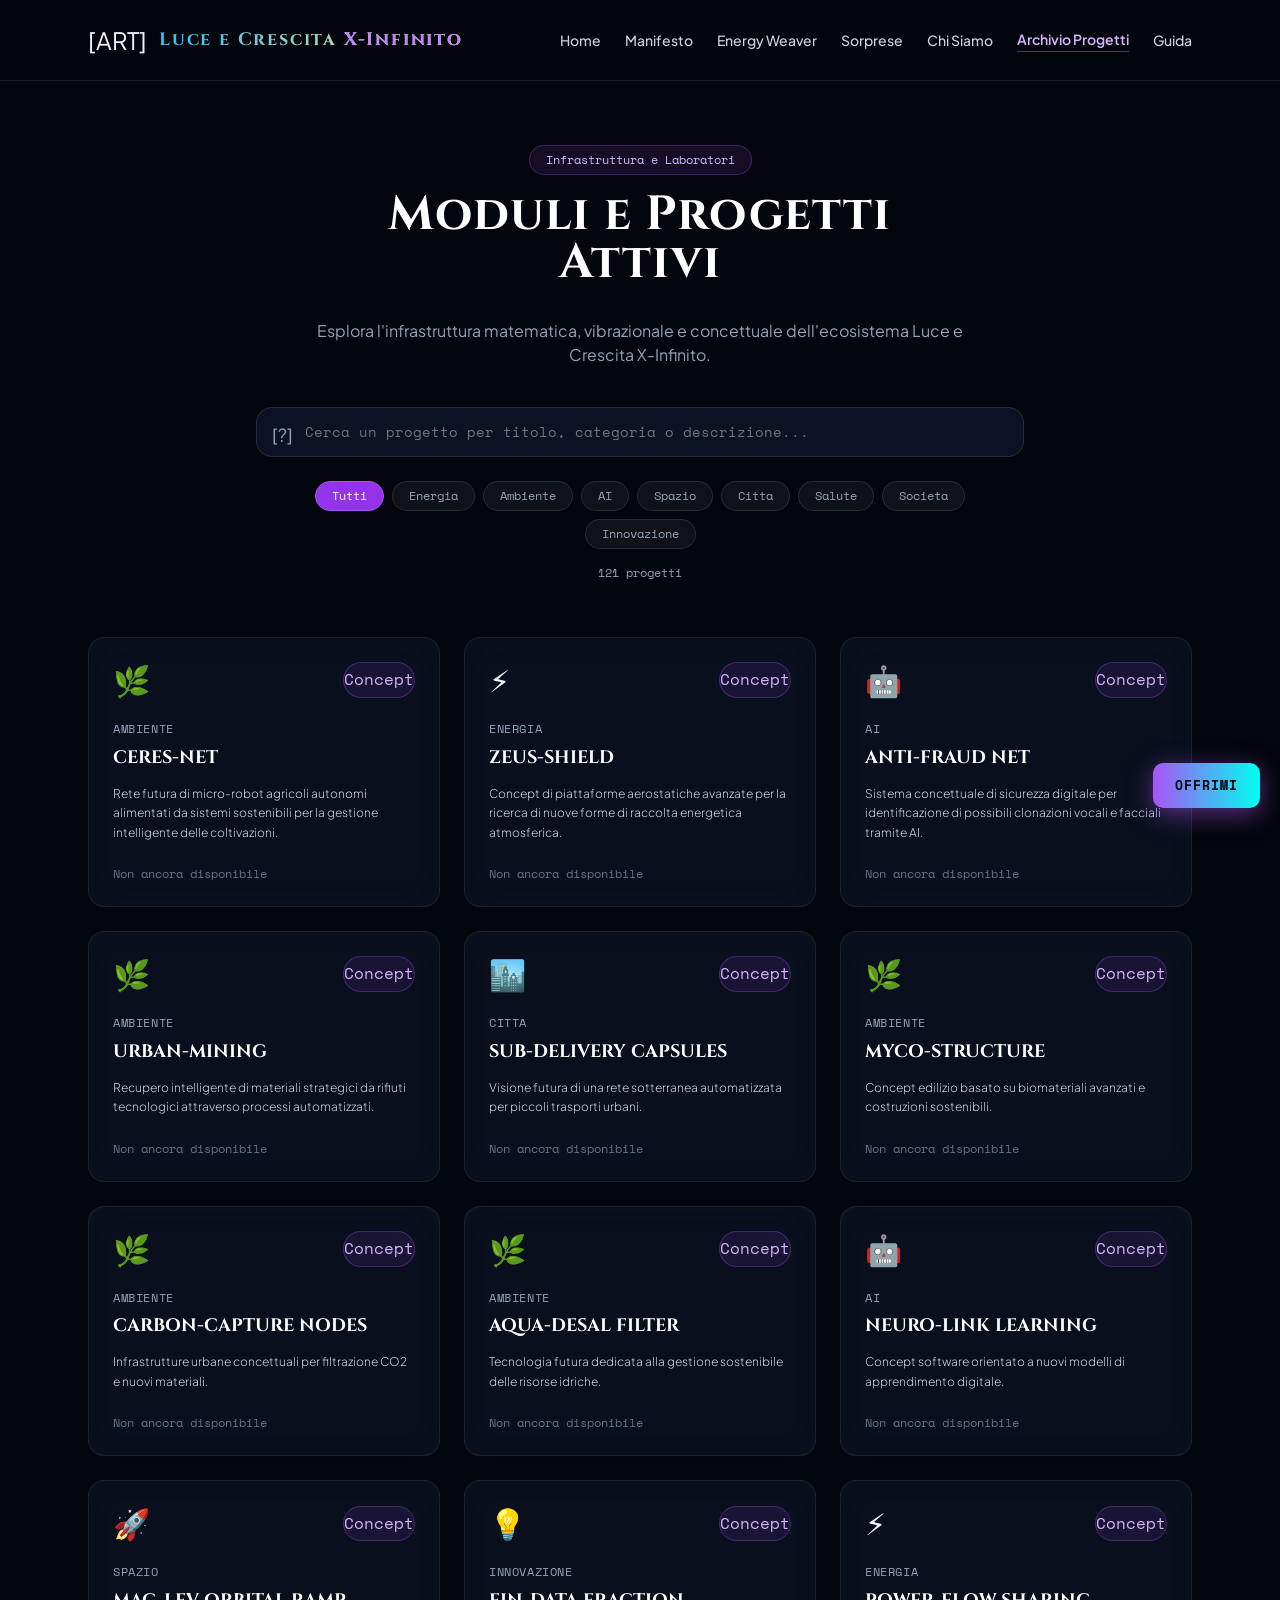
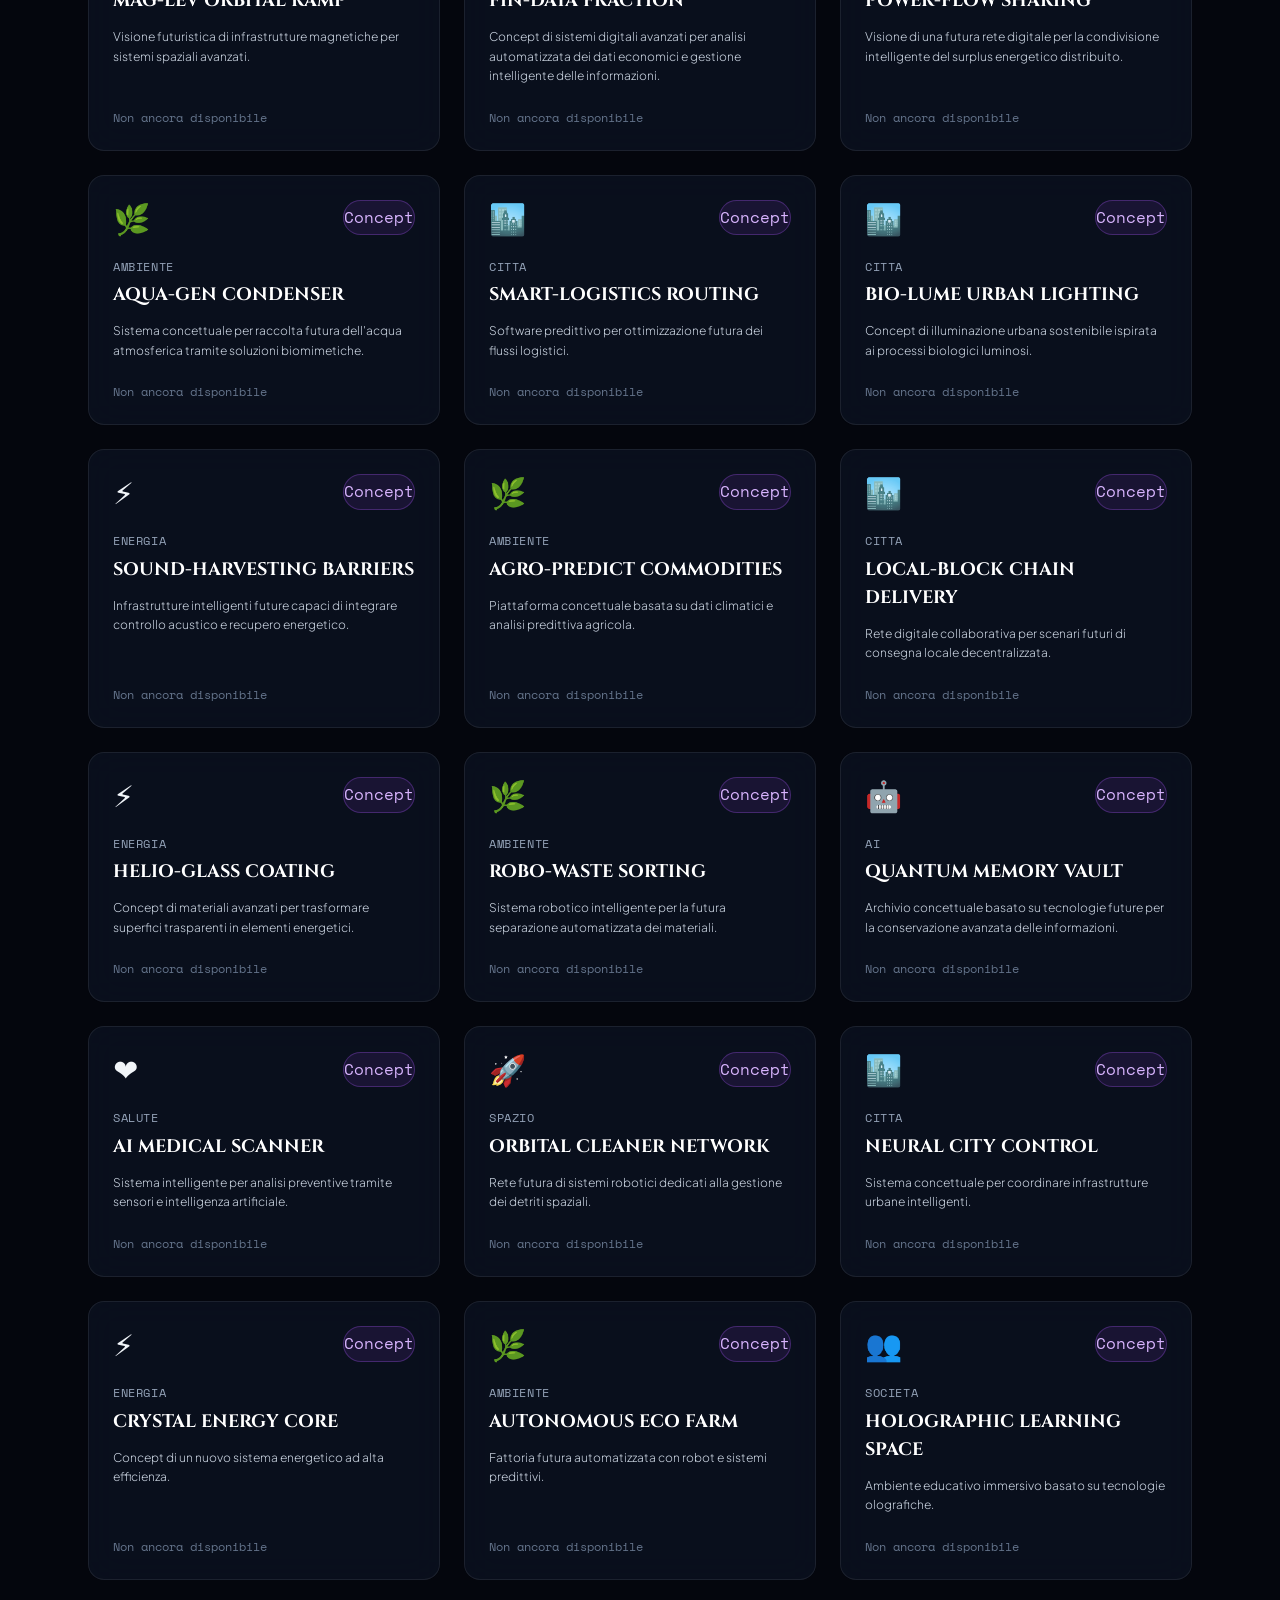
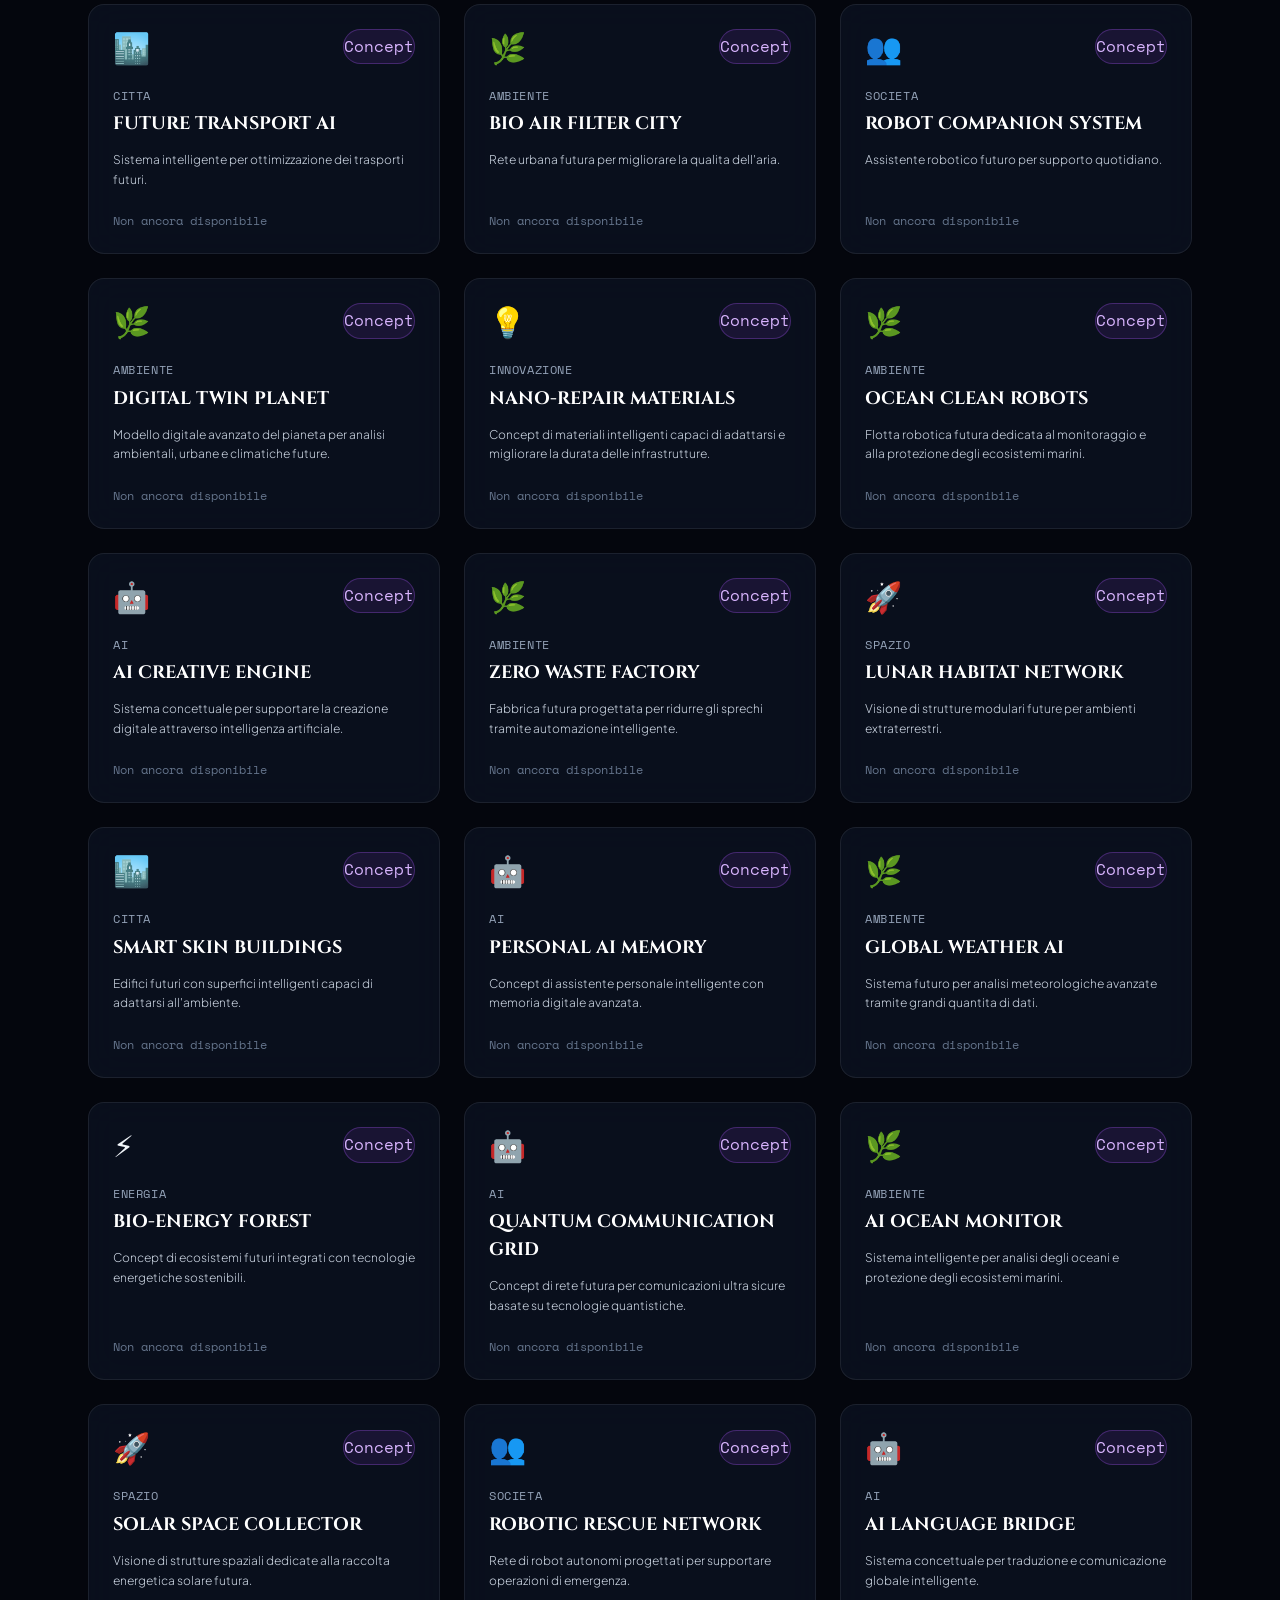
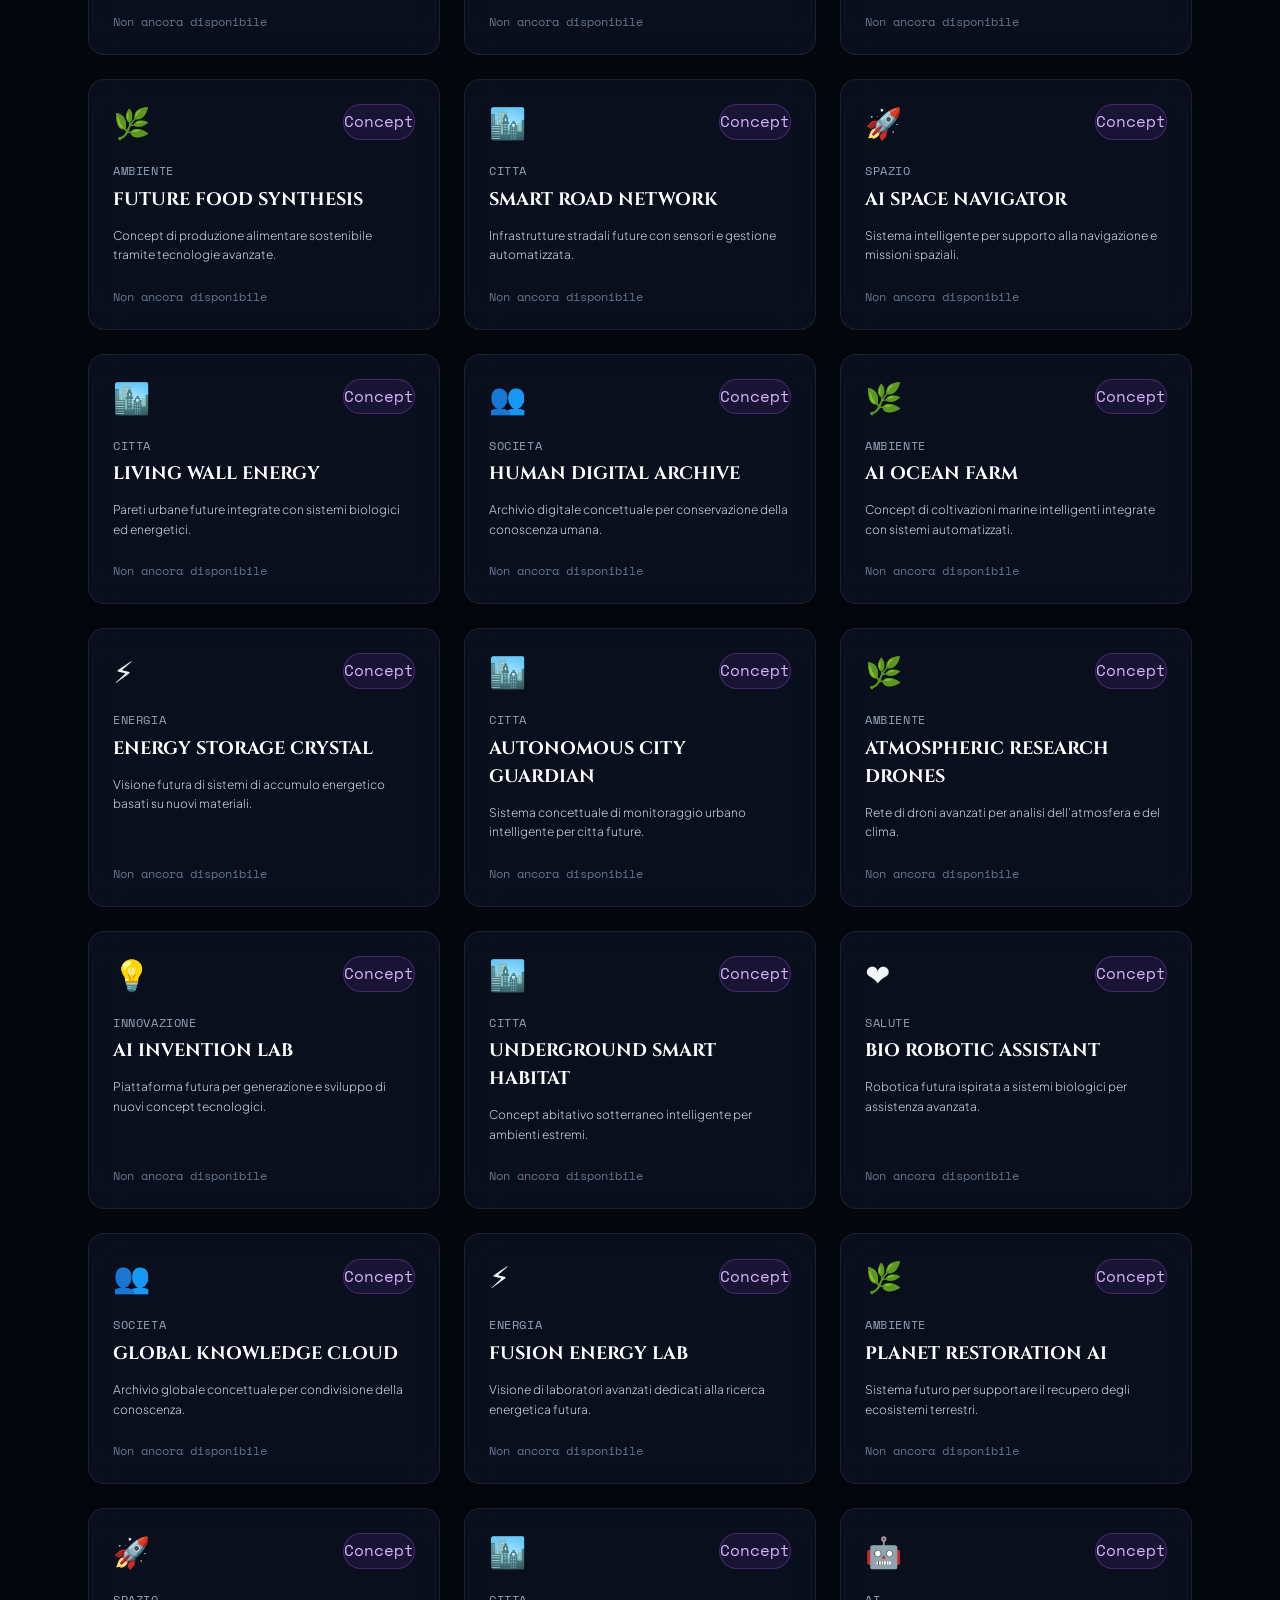
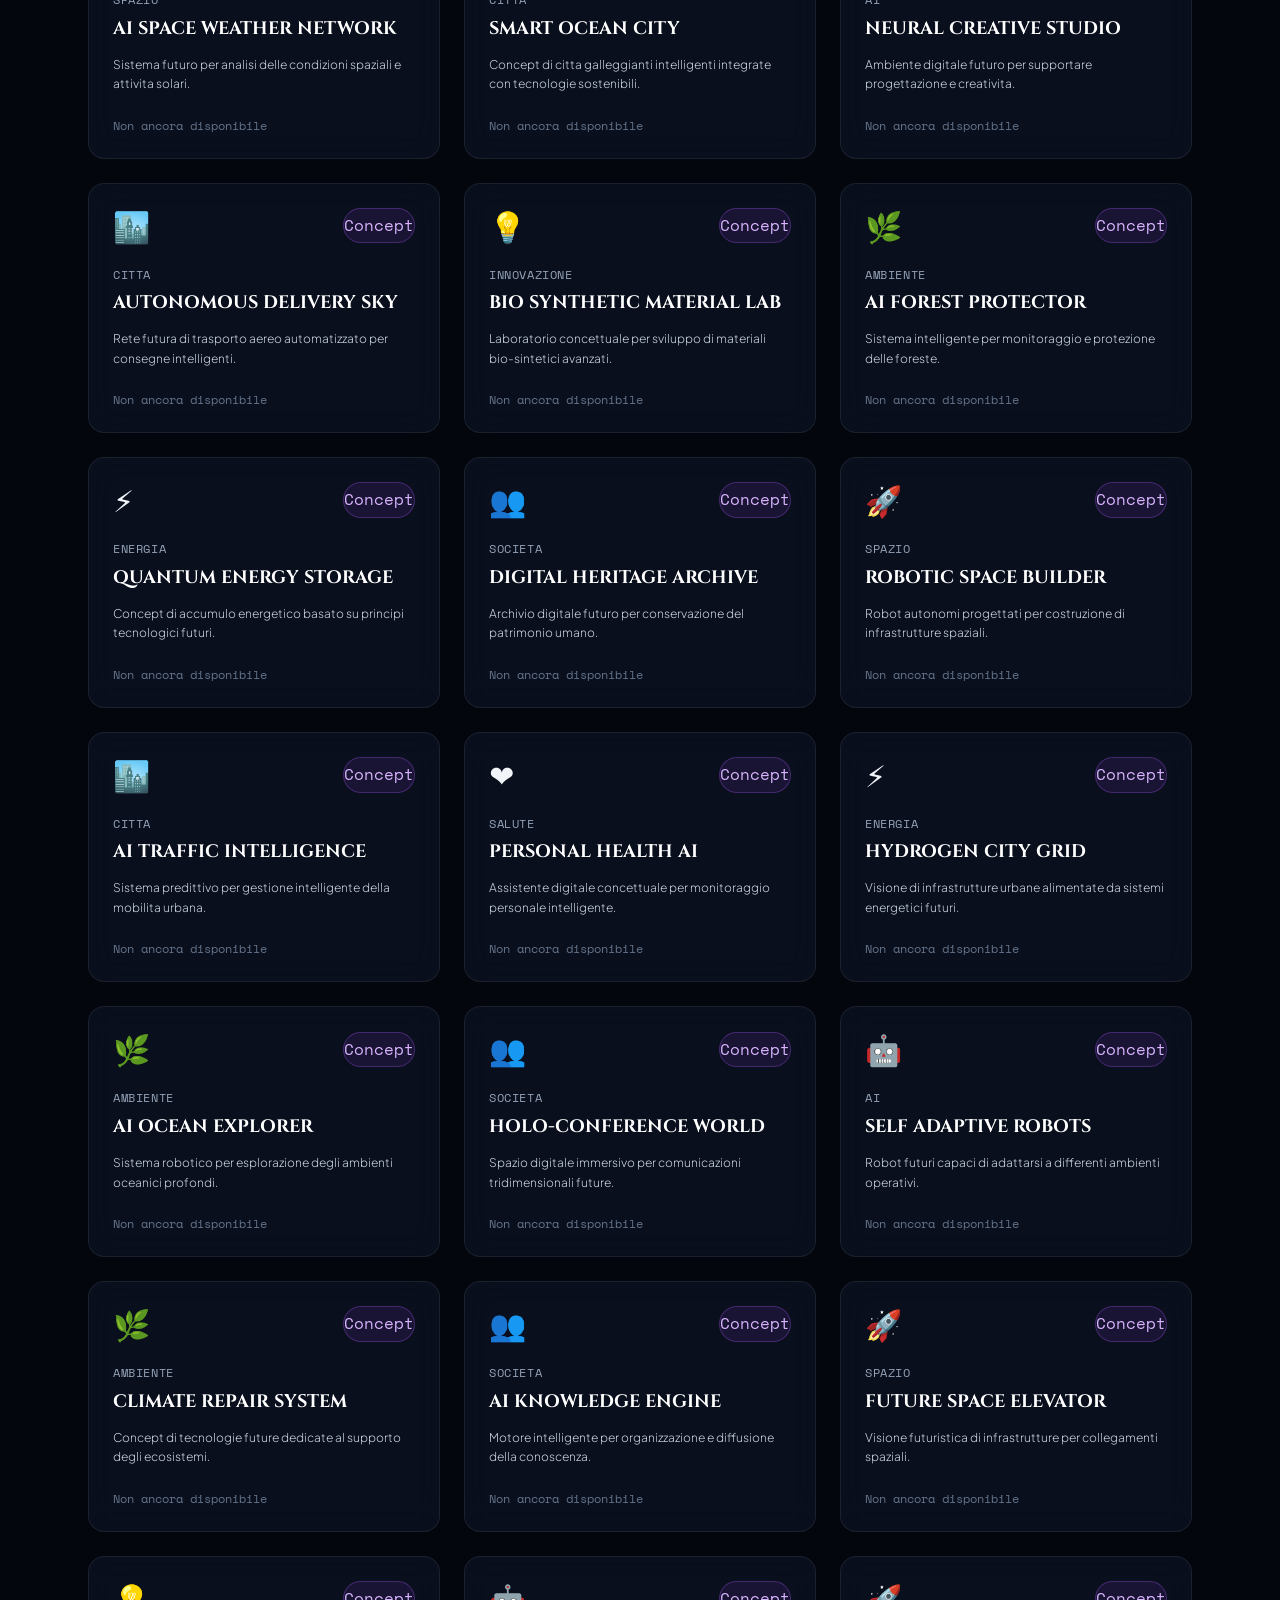
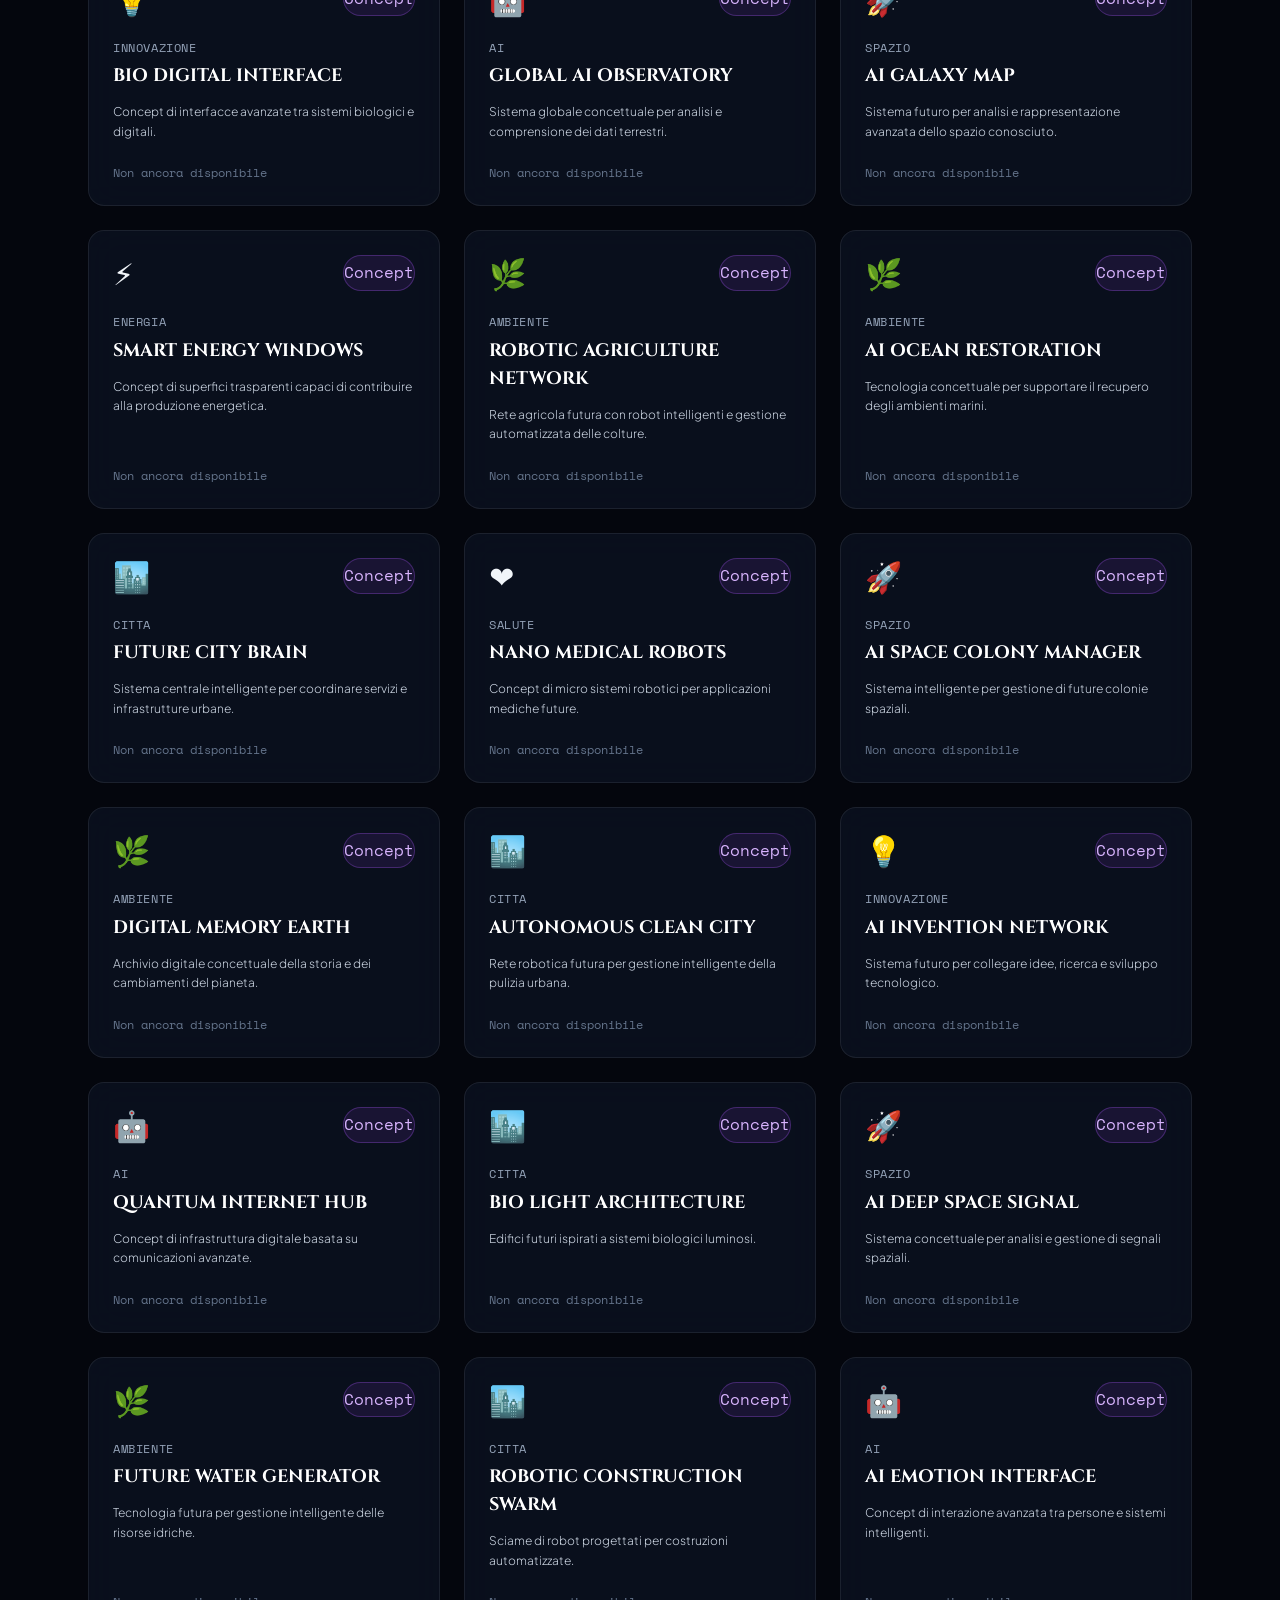
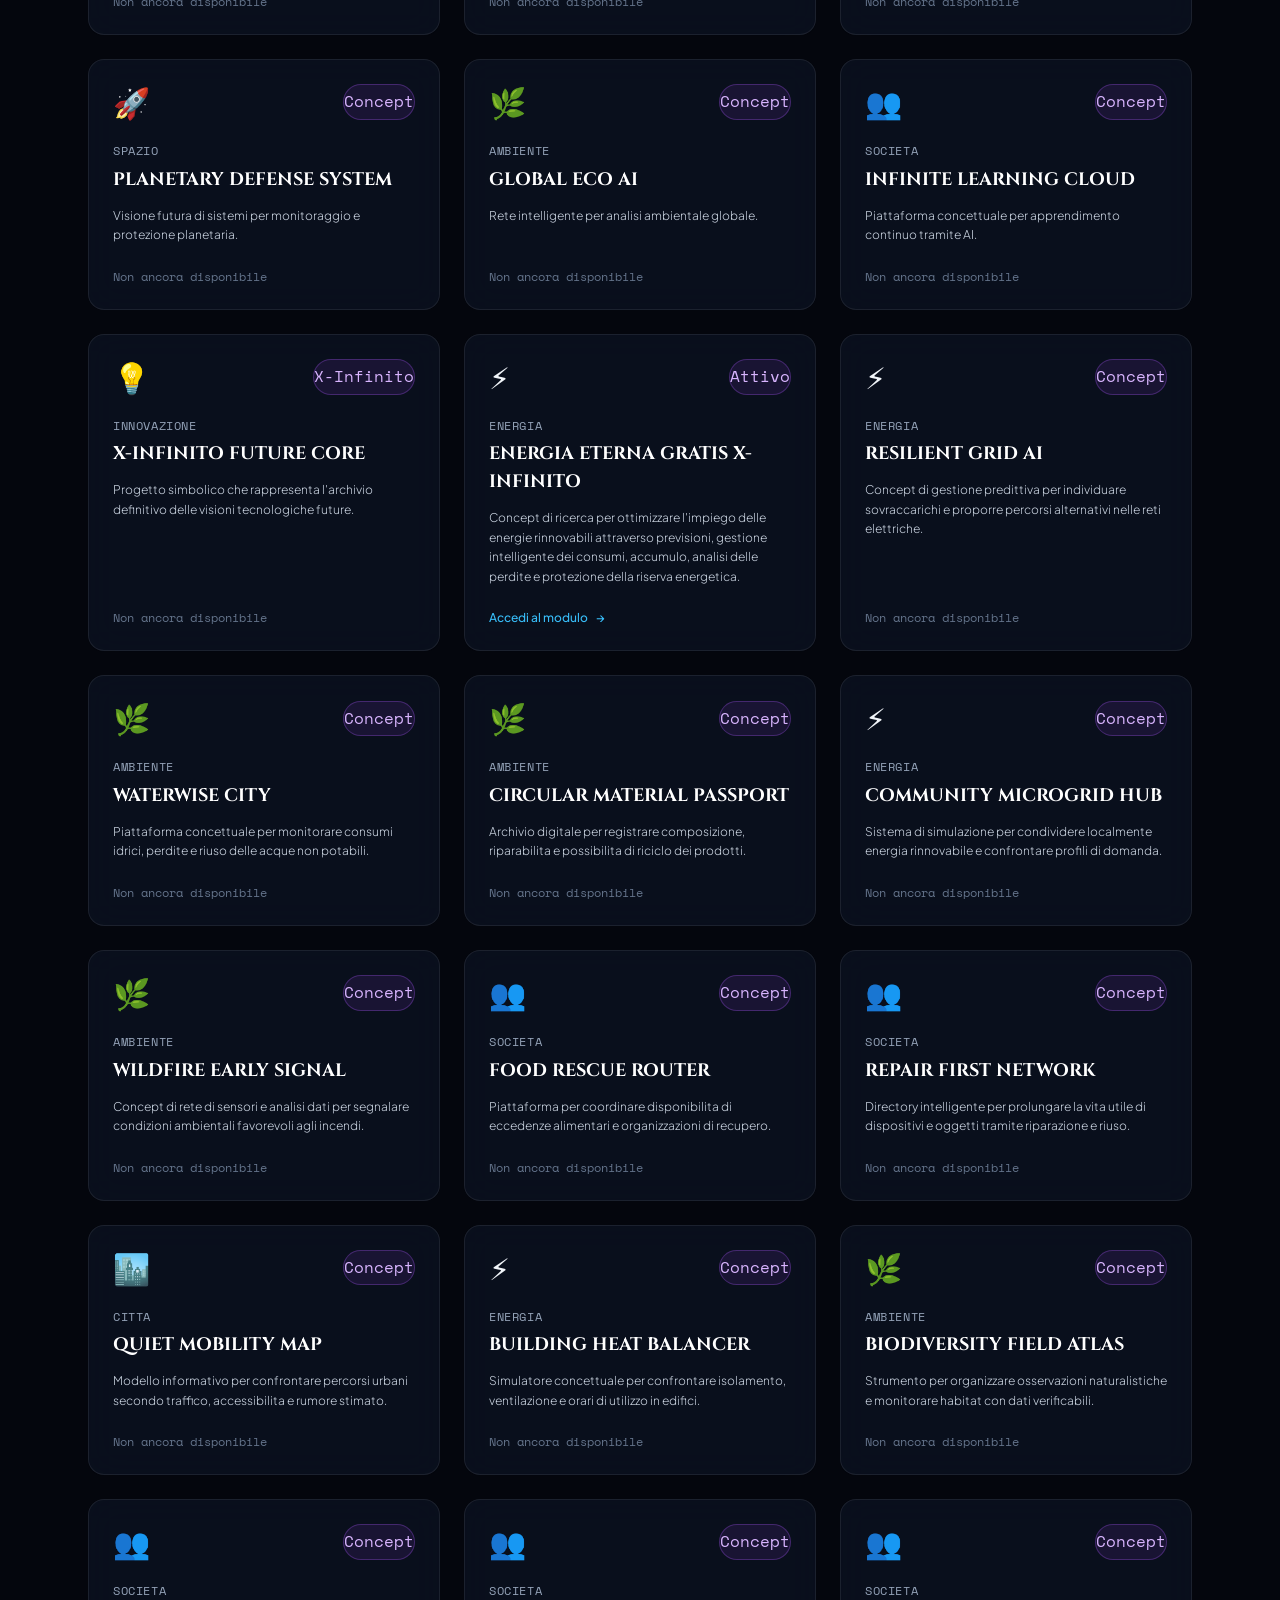
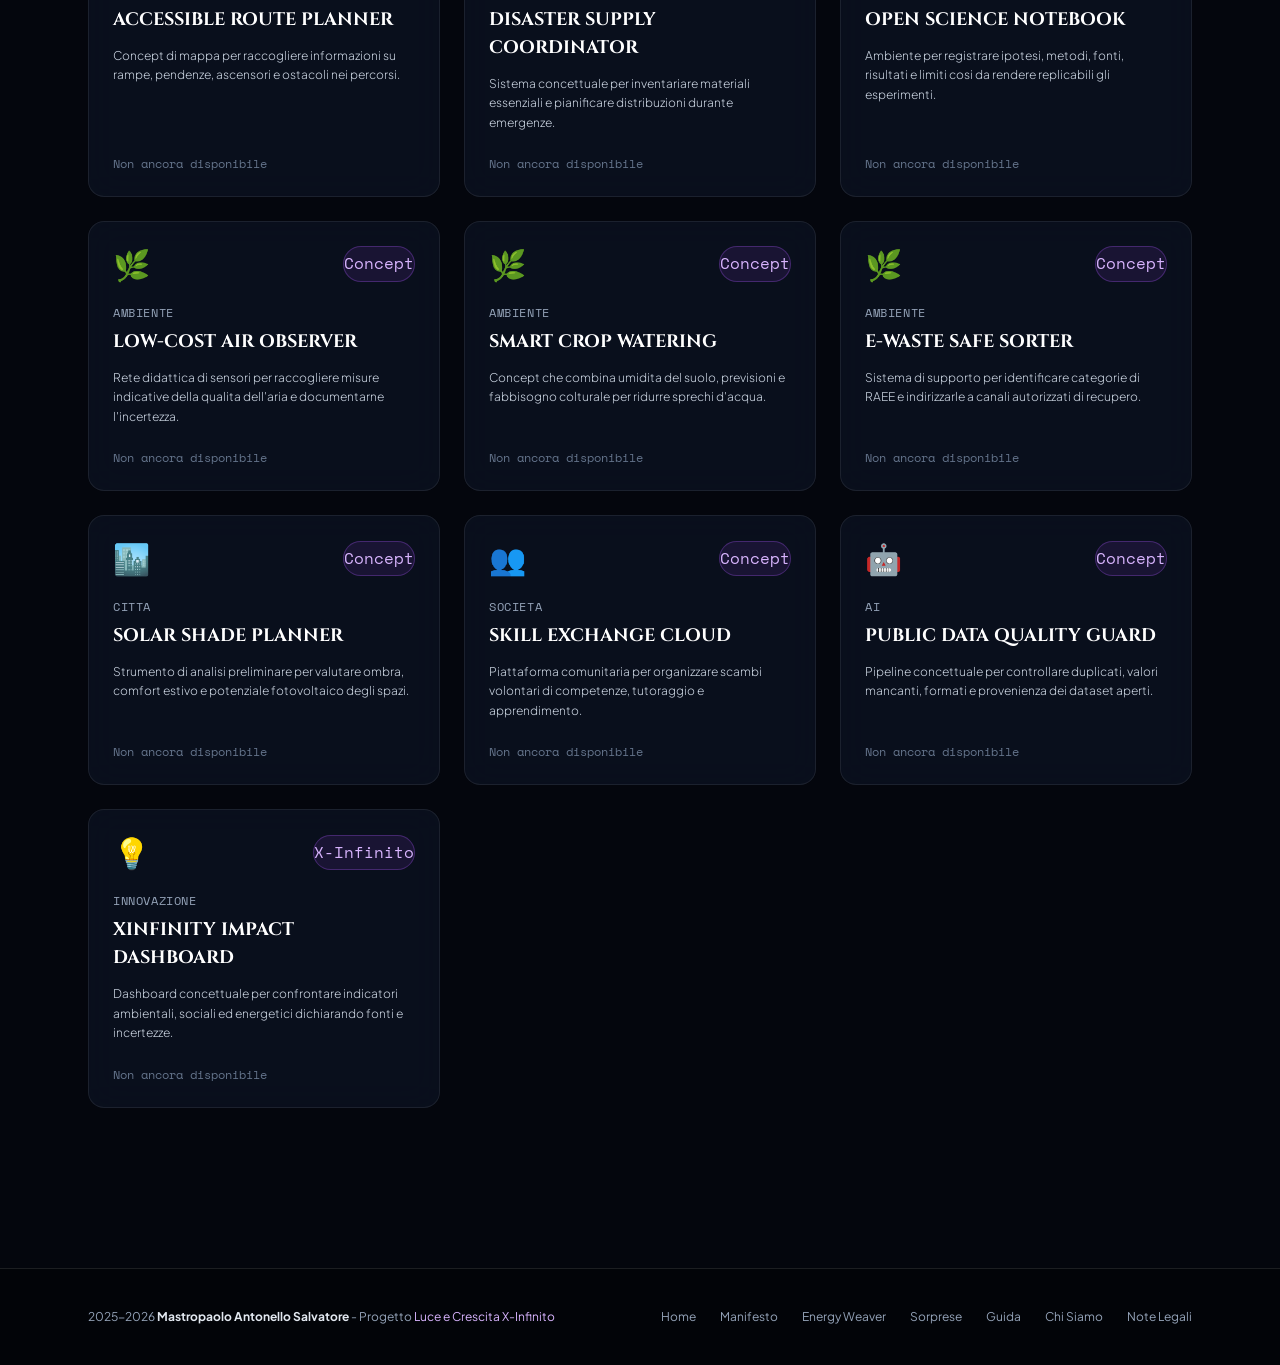
<file: progetti.html>
<!DOCTYPE html>
<html lang="it" class="scroll-smooth">
<head>
<meta charset="UTF-8">
<meta name="viewport" content="width=device-width, initial-scale=1.0, viewport-fit=cover">
<title>Archivio Progetti - Luce e Crescita X-Infinito</title>
<meta name="description" content="Archivio dei moduli attivi e dei progetti concettuali di Luce e Crescita X-Infinito.">
<meta name="author" content="Mastropaolo Antonello Salvatore">
<meta name="theme-color" content="#04060d">
<meta property="og:title" content="Archivio Progetti - Luce e Crescita X-Infinito">
<meta property="og:description" content="Catalogo con ricerca live e filtri.">
<meta property="og:type" content="website">
<meta property="og:url" content="https://luce-crescita.github.io/progetti.html">
<meta name="robots" content="noai, noimageai">
<link rel="canonical" href="https://luce-crescita.github.io/progetti.html">
<link rel="preconnect" href="https://fonts.googleapis.com">
<link rel="preconnect" href="https://fonts.gstatic.com" crossorigin>
<link rel="stylesheet" href="style.css">
<link rel="stylesheet" href="tailwind-lite.css">
<link rel="preload" href="projects.json" as="fetch" crossorigin>
</head>
<body class="min-h-screen relative flex flex-col justify-between">

<header class="sticky top-0 z-50 backdrop-blur-xl bg-[#04060d]/90 border-b border-white/10">
<div class="max-w-6xl mx-auto px-6 h-20 flex items-center justify-between">
<a href="index.html" class="flex items-center gap-3 group">
<span class="text-2xl transition-transform group-hover:scale-110" aria-hidden="true">[ART]</span>
<span class="font-cinzel font-bold text-lg tracking-widest text-transparent bg-clip-text bg-gradient-to-r from-sky-400 via-purple-300 to-amber-200">
Luce e Crescita <span class="text-purple-400">X-Infinito</span>
</span>
</a>
<nav class="hidden lg:flex items-center gap-6 text-sm font-medium text-slate-300" aria-label="Navigazione principale">
<a href="index.html" class="hover:text-sky-400 transition-colors">Home</a>
<a href="manifesto.html" class="hover:text-purple-400 transition-colors">Manifesto</a>
<a href="energia-eterna.html" class="hover:text-emerald-400 transition-colors">Energy Weaver</a>
<a href="sorprese.html" class="hover:text-amber-400 transition-colors">Sorprese</a>
<a href="about.html" class="hover:text-sky-300 transition-colors">Chi Siamo</a>
<a href="progetti.html" aria-current="page" class="text-purple-300 font-semibold border-b border-purple-400/50 pb-0.5">Archivio Progetti</a>
<a href="guida.html" class="hover:text-slate-100 transition-colors">Guida</a>
</nav>
<button id="mobileMenuBtn" aria-label="Apri menu" aria-controls="mobileMenu" aria-expanded="false" class="lg:hidden p-2 text-slate-300 hover:text-white focus-visible:ring-2 focus-visible:ring-purple-400 rounded-lg">
<svg class="w-6 h-6" fill="none" stroke="currentColor" viewBox="0 0 24 24" aria-hidden="true"><path stroke-linecap="round" stroke-linejoin="round" stroke-width="2" d="M4 6h16M4 12h16m-7 6h7"></path></svg>
</button>
</div>
<nav id="mobileMenu" class="hidden lg:hidden border-t border-white/10 bg-[#04060d]/95 px-6 py-4 space-y-3 text-sm font-medium text-slate-300" aria-label="Menu mobile">
<a href="index.html" class="block hover:text-sky-400">Home</a>
<a href="manifesto.html" class="block hover:text-purple-400">Manifesto</a>
<a href="energia-eterna.html" class="block hover:text-emerald-400">Energy Weaver</a>
<a href="sorprese.html" class="block hover:text-amber-400">Sorprese</a>
<a href="about.html" class="block hover:text-sky-300">Chi Siamo</a>
<a href="progetti.html" aria-current="page" class="block text-purple-300 font-semibold">Archivio Progetti</a>
<a href="guida.html" class="block hover:text-slate-100">Guida</a>
<a href="copyright.html" class="block hover:text-purple-400">Note Legali</a>
</nav>
</header>

<main class="max-w-6xl mx-auto px-6 py-16 space-y-10 relative z-10 w-full flex-grow">

<div class="text-center space-y-4 max-w-2xl mx-auto">
<div class="inline-flex items-center gap-2 px-4 py-1.5 rounded-full bg-purple-500/10 border border-purple-500/30 text-xs font-mono-code text-purple-300">
Infrastruttura e Laboratori
</div>
<h1 class="text-3xl md:text-5xl font-cinzel font-bold text-white tracking-wide">
Moduli e Progetti Attivi
</h1>
<p class="text-sm md:text-base text-slate-400 leading-relaxed">
Esplora l'infrastruttura matematica, vibrazionale e concettuale dell'ecosistema Luce e Crescita X-Infinito.
</p>
</div>

<noscript>
<div class="p-4 rounded-xl bg-amber-500/10 border border-amber-500/30 text-amber-200 text-sm">
La ricerca e i filtri richiedono JavaScript. L'elenco completo dei moduli e disponibile nella <a href="index.html" class="underline">Home</a>.
</div>
</noscript>

<div class="space-y-4 max-w-3xl mx-auto">
<div class="relative">
<label for="search-input" class="sr-only">Cerca un progetto</label>
<input type="search" id="search-input" placeholder="Cerca un progetto per titolo, categoria o descrizione..." class="w-full bg-[#0d1426]/90 border border-white/10 rounded-2xl px-5 py-3.5 pl-12 text-sm text-slate-200 placeholder-slate-500 focus:border-purple-400 focus:ring-1 focus:ring-purple-400 transition-all font-mono-code" />
<span class="absolute left-4 top-3.5 text-slate-400 text-lg" aria-hidden="true">[?]</span>
</div>

<div class="flex flex-wrap justify-center gap-2 pt-2" id="filter-bar" role="group" aria-label="Filtra per categoria">
<button class="filter-btn px-4 py-1.5 rounded-full text-xs font-mono-code border border-purple-500 bg-purple-600 text-white transition-all" data-category="Tutti" aria-pressed="true">Tutti</button>
<button class="filter-btn px-4 py-1.5 rounded-full text-xs font-mono-code border border-white/10 bg-white/5 text-slate-400 hover:text-white hover:border-white/20 transition-all" data-category="Energia" aria-pressed="false">Energia</button>
<button class="filter-btn px-4 py-1.5 rounded-full text-xs font-mono-code border border-white/10 bg-white/5 text-slate-400 hover:text-white hover:border-white/20 transition-all" data-category="Ambiente" aria-pressed="false">Ambiente</button>
<button class="filter-btn px-4 py-1.5 rounded-full text-xs font-mono-code border border-white/10 bg-white/5 text-slate-400 hover:text-white hover:border-white/20 transition-all" data-category="AI" aria-pressed="false">AI</button>
<button class="filter-btn px-4 py-1.5 rounded-full text-xs font-mono-code border border-white/10 bg-white/5 text-slate-400 hover:text-white hover:border-white/20 transition-all" data-category="Spazio" aria-pressed="false">Spazio</button>
<button class="filter-btn px-4 py-1.5 rounded-full text-xs font-mono-code border border-white/10 bg-white/5 text-slate-400 hover:text-white hover:border-white/20 transition-all" data-category="Citta" aria-pressed="false">Citta</button>
<button class="filter-btn px-4 py-1.5 rounded-full text-xs font-mono-code border border-white/10 bg-white/5 text-slate-400 hover:text-white hover:border-white/20 transition-all" data-category="Salute" aria-pressed="false">Salute</button>
<button class="filter-btn px-4 py-1.5 rounded-full text-xs font-mono-code border border-white/10 bg-white/5 text-slate-400 hover:text-white hover:border-white/20 transition-all" data-category="Societa" aria-pressed="false">Societa</button>
<button class="filter-btn px-4 py-1.5 rounded-full text-xs font-mono-code border border-white/10 bg-white/5 text-slate-400 hover:text-white hover:border-white/20 transition-all" data-category="Innovazione" aria-pressed="false">Innovazione</button>
</div>

<div id="projects-count" role="status" aria-live="polite" class="text-center text-xs text-slate-400 font-mono-code"></div>
</div>

<div id="projects-container" class="grid grid-cols-1 md:grid-cols-2 lg:grid-cols-3 gap-6 pt-4">
<p class="col-span-full text-center text-slate-400 py-12">Caricamento archivio...</p>
</div>

</main>

<footer class="border-t border-white/10 bg-[#020408] mt-24 py-10 w-full">
<div class="max-w-6xl mx-auto px-6 flex flex-col md:flex-row items-center justify-between gap-6 text-xs text-slate-400">
<div>
2025-2026 <strong class="text-slate-200">Mastropaolo Antonello Salvatore</strong> - Progetto <span class="text-purple-300">Luce e Crescita X-Infinito</span>
</div>
<div class="flex flex-wrap justify-center gap-6">
<a href="index.html" class="hover:text-purple-400 transition-colors">Home</a>
<a href="manifesto.html" class="hover:text-purple-400 transition-colors">Manifesto</a>
<a href="energia-eterna.html" class="hover:text-purple-400 transition-colors">Energy Weaver</a>
<a href="sorprese.html" class="hover:text-purple-400 transition-colors">Sorprese</a>
<a href="guida.html" class="hover:text-purple-400 transition-colors">Guida</a>
<a href="about.html" class="hover:text-purple-400 transition-colors">Chi Siamo</a>
<a href="copyright.html" class="hover:text-purple-400 transition-colors">Note Legali</a>
</div>
</div>
</footer>

<script src="nav.js" defer></script>
<script src="projects.js" defer></script>
</body>
</html>
</file>
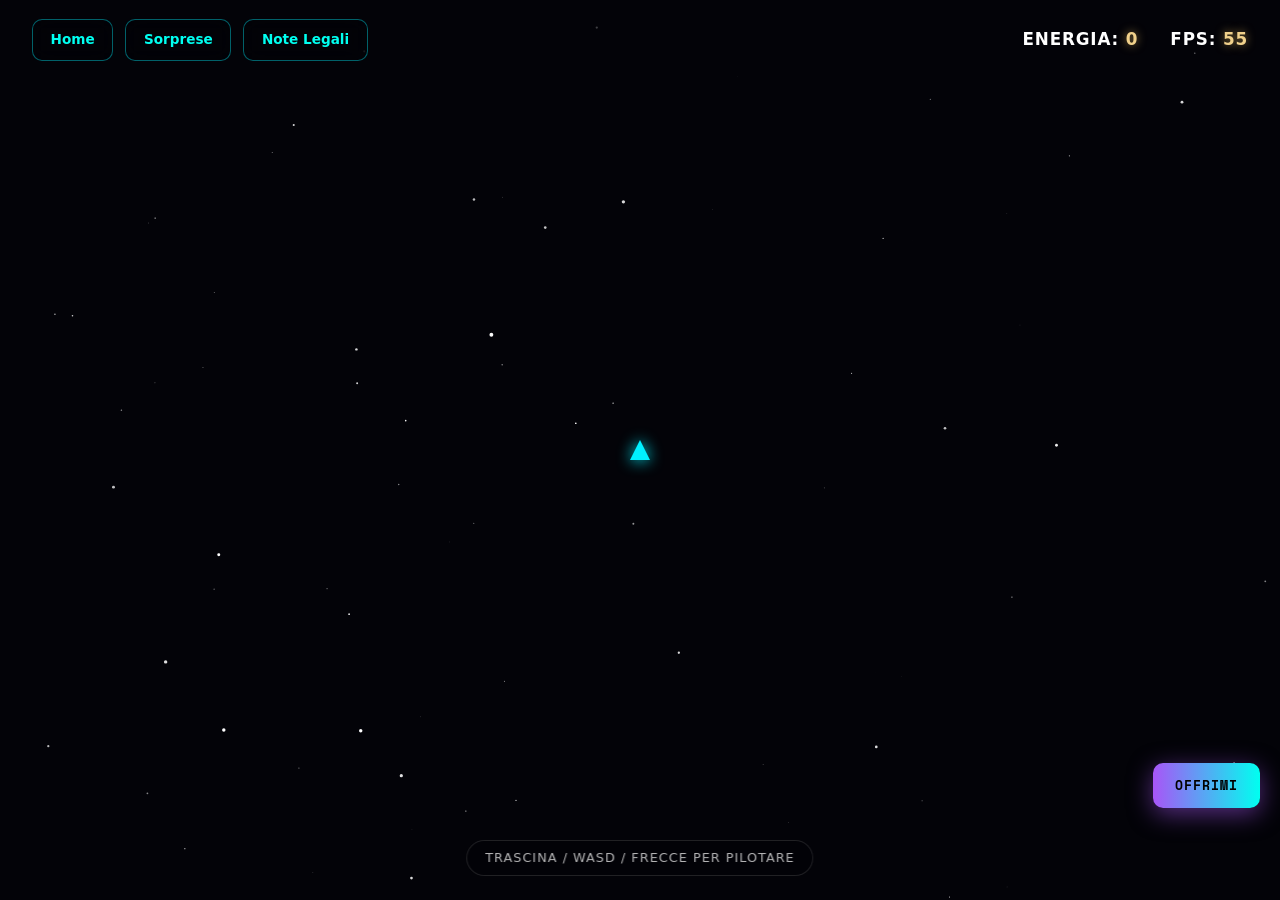
<file: sorprese-74.html>
<!DOCTYPE html>
<html lang="it">
<head>
<meta charset="UTF-8">
<meta name="viewport" content="width=device-width, initial-scale=1.0, viewport-fit=cover">
<title>Tunnel a Vettore Luce - Luce e Crescita X-Infinito</title>
<meta name="description" content="Simulatore di pilotaggio interattivo nel Tunnel a Vettore Luce di Luce e Crescita X-Infinito.">
<meta name="author" content="Mastropaolo Antonello Salvatore">
<meta name="theme-color" content="#030308">
<meta property="og:title" content="Tunnel a Vettore Luce - Luce e Crescita X-Infinito">
<meta property="og:description" content="Simulatore di pilotaggio interattivo.">
<meta property="og:type" content="website">
<meta property="og:url" content="https://luce-crescita.github.io/sorprese-74.html">
<meta name="robots" content="noai, noimageai">
<link rel="canonical" href="https://luce-crescita.github.io/sorprese-74.html">
<link rel="preconnect" href="https://fonts.googleapis.com">
<link rel="preconnect" href="https://fonts.gstatic.com" crossorigin>
<link rel="stylesheet" href="style.css">
</head>
<body class="tunnel-body">

<div class="tunnel-hud">
<div class="tunnel-hud-links">
<a href="index.html" class="tunnel-back-btn">Home</a>
<a href="sorprese.html" class="tunnel-back-btn">Sorprese</a>
<a href="copyright.html" class="tunnel-back-btn">Note Legali</a>
</div>
<div class="tunnel-stats">
<div>ENERGIA: <span id="scoreVal" class="tunnel-stat-val">0</span></div>
<div>FPS: <span id="fpsVal" class="tunnel-stat-val">0</span></div>
</div>
</div>

<canvas id="gameCanvas" class="tunnel-canvas" role="application" aria-label="Simulatore di volo nel Tunnel a Vettore Luce. Usa mouse, touch o WASD per pilotare la navetta, raccogli le particelle per accumulare energia." tabindex="0">
Il tuo browser non supporta il canvas HTML5. Il gioco richiede un browser moderno.
</canvas>

<div class="tunnel-instructions" id="instructions">Trascina / WASD / Frecce per pilotare</div>

<noscript>
<div class="tunnel-motion-warning">
<p>Questo gioco richiede JavaScript.</p>
<a href="sorprese.html" class="tunnel-back-btn">Torna alle Sorprese</a>
</div>
</noscript>

<a id="globalOffrimi" href="https://ko-fi.com/luceecrescita" target="_blank" rel="noopener noreferrer" aria-label="Sostieni il progetto su Ko-fi">Offrimi</a>

<script>
(function(){
"use strict";
var reducedMotion = window.matchMedia('(prefers-reduced-motion: reduce)').matches;
var started = false;

function startGame(){
  if (started) return;
  started = true;

  var canvas = document.getElementById('gameCanvas');
  var ctx = canvas.getContext('2d');
  var scoreVal = document.getElementById('scoreVal');
  var fpsVal = document.getElementById('fpsVal');
  var instructions = document.getElementById('instructions');

  var W = 0, H = 0, dpr = 1;
  function resize(){
    dpr = window.devicePixelRatio || 1;
    W = window.innerWidth;
    H = window.innerHeight;
    canvas.width = W * dpr;
    canvas.height = H * dpr;
    canvas.style.width = W + 'px';
    canvas.style.height = H + 'px';
    ctx.setTransform(dpr, 0, 0, dpr, 0, 0);
  }
  window.addEventListener('resize', resize);
  resize();

  var ship = { x: W / 2, y: H / 2, targetX: W / 2, targetY: H / 2, radius: 10 };
  var score = 0;
  var particles = [];
  var stars = [];
  for (var i = 0; i < 80; i++) {
    stars.push({ x: Math.random() * W, y: Math.random() * H, z: Math.random() * 1 + 0.2, size: Math.random() * 1.5 + 0.5 });
  }

  var keys = {};
  window.addEventListener('keydown', function(e){ keys[e.key.toLowerCase()] = true; if (e.key === 'Escape') canvas.blur(); });
  window.addEventListener('keyup', function(e){ keys[e.key.toLowerCase()] = false; });

  function updatePointer(x, y){ ship.targetX = x; ship.targetY = y; hideInstructions(); }

  // FIX: pointerActive per drag touch continuo
  var pointerActive = false;
  canvas.addEventListener('pointerdown', function(e){
    pointerActive = true;
    try { canvas.setPointerCapture(e.pointerId); } catch(err){}
    updatePointer(e.clientX, e.clientY);
  });
  canvas.addEventListener('pointermove', function(e){
    if (pointerActive) updatePointer(e.clientX, e.clientY);
  });
  canvas.addEventListener('pointerup', function(){ pointerActive = false; });
  canvas.addEventListener('pointercancel', function(){ pointerActive = false; });

  var instructionsHidden = false;
  function hideInstructions(){ if (instructionsHidden) return; instructionsHidden = true; setTimeout(function(){ if (instructions) instructions.style.opacity = '0'; }, 2000); }

  var lastTime = performance.now();
  var frames = 0, fpsTimer = 0;
  var spawnAccumulator = 0;
  var lastScore = 0;

  function spawnParticle(){
    var angle = Math.random() * Math.PI * 2;
    var radius = Math.max(W, H) * 0.6;
    var cx = W / 2, cy = H / 2;
    particles.push({
      x: cx + Math.cos(angle) * radius,
      y: cy + Math.sin(angle) * radius,
      vx: (cx - (cx + Math.cos(angle) * radius)) * 0.004,
      vy: (cy - (cy + Math.sin(angle) * radius)) * 0.004,
      hue: Math.random() < 0.5 ? 'cyan' : 'gold',
      size: Math.random() * 3 + 2,
      life: 0
    });
  }

  function update(dt){
    var speed = 0.5;
    if (keys['w'] || keys['arrowup']) ship.targetY -= speed * 10;
    if (keys['s'] || keys['arrowdown']) ship.targetY += speed * 10;
    if (keys['a'] || keys['arrowleft']) ship.targetX -= speed * 10;
    if (keys['d'] || keys['arrowright']) ship.targetX += speed * 10;
    if (keys['w'] || keys['s'] || keys['a'] || keys['d'] || keys['arrowup'] || keys['arrowdown'] || keys['arrowleft'] || keys['arrowright']) hideInstructions();

    ship.targetX = Math.max(20, Math.min(W - 20, ship.targetX));
    ship.targetY = Math.max(20, Math.min(H - 20, ship.targetY));
    ship.x += (ship.targetX - ship.x) * 0.15;
    ship.y += (ship.targetY - ship.y) * 0.15;

    stars.forEach(function(s){
      s.z -= 0.005;
      if (s.z <= 0.1) { s.z = 1; s.x = Math.random() * W; s.y = Math.random() * H; }
    });

    for (var i = particles.length - 1; i >= 0; i--) {
      var p = particles[i];
      var cx = W / 2, cy = H / 2;
      p.vx += (cx - p.x) * 0.0005;
      p.vy += (cy - p.y) * 0.0005;
      p.x += p.vx * dt * 60;
      p.y += p.vy * dt * 60;

      // FIX: rimuovi particelle vecchie o fuori schermo
      p.life += dt;
      if (p.life > 10 || p.x < -100 || p.x > W + 100 || p.y < -100 || p.y > H + 100) {
        particles.splice(i, 1);
        continue;
      }

      var dx = p.x - ship.x, dy = p.y - ship.y;
      var dist = Math.sqrt(dx * dx + dy * dy);
      if (dist < ship.radius + p.size) { score += 10; particles.splice(i, 1); continue; }
    }

    spawnAccumulator += dt * 3;
    while (spawnAccumulator > 1) { spawnParticle(); spawnAccumulator -= 1; }

    if (score !== lastScore) { scoreVal.textContent = String(score); lastScore = score; }
  }

  function draw(){
    ctx.fillStyle = '#030308';
    ctx.fillRect(0, 0, W, H);
    stars.forEach(function(s){
      ctx.fillStyle = 'rgba(255,255,255,' + s.z + ')';
      ctx.beginPath();
      ctx.arc(s.x, s.y, s.size * s.z, 0, Math.PI * 2);
      ctx.fill();
    });
    particles.forEach(function(p){
      ctx.fillStyle = p.hue === 'cyan' ? '#00f0ff' : '#ffd166';
      ctx.beginPath();
      ctx.arc(p.x, p.y, p.size, 0, Math.PI * 2);
      ctx.fill();
    });
    ctx.save();
    ctx.translate(ship.x, ship.y);
    ctx.beginPath();
    ctx.moveTo(0, -ship.radius);
    ctx.lineTo(ship.radius, ship.radius);
    ctx.lineTo(-ship.radius, ship.radius);
    ctx.closePath();
    ctx.fillStyle = '#00f0ff';
    ctx.shadowColor = '#00f0ff';
    ctx.shadowBlur = 15;
    ctx.fill();
    ctx.restore();
  }

  function loop(now){
    var dt = Math.min(0.05, (now - lastTime) / 1000);
    lastTime = now;
    update(dt);
    draw();
    frames++;
    fpsTimer += dt;
    if (fpsTimer >= 1) { fpsVal.textContent = String(frames); frames = 0; fpsTimer = 0; }
    requestAnimationFrame(loop);
  }
  requestAnimationFrame(loop);
}

if (reducedMotion) {
  var warn = document.createElement('div');
  warn.className = 'tunnel-motion-warning';
  warn.innerHTML = '<p>Questa esperienza contiene animazioni intensive.<br>Vuoi continuare?</p><button id="continueBtn">Continua</button>';
  document.body.appendChild(warn);
  var canvasEl = document.getElementById('gameCanvas');
  canvasEl.style.display = 'none';
  document.getElementById('continueBtn').addEventListener('click', function(){
    warn.remove();
    canvasEl.style.display = 'block';
    startGame();
  });
} else {
  startGame();
}
})();
</script>
</body>
</html>
</file>
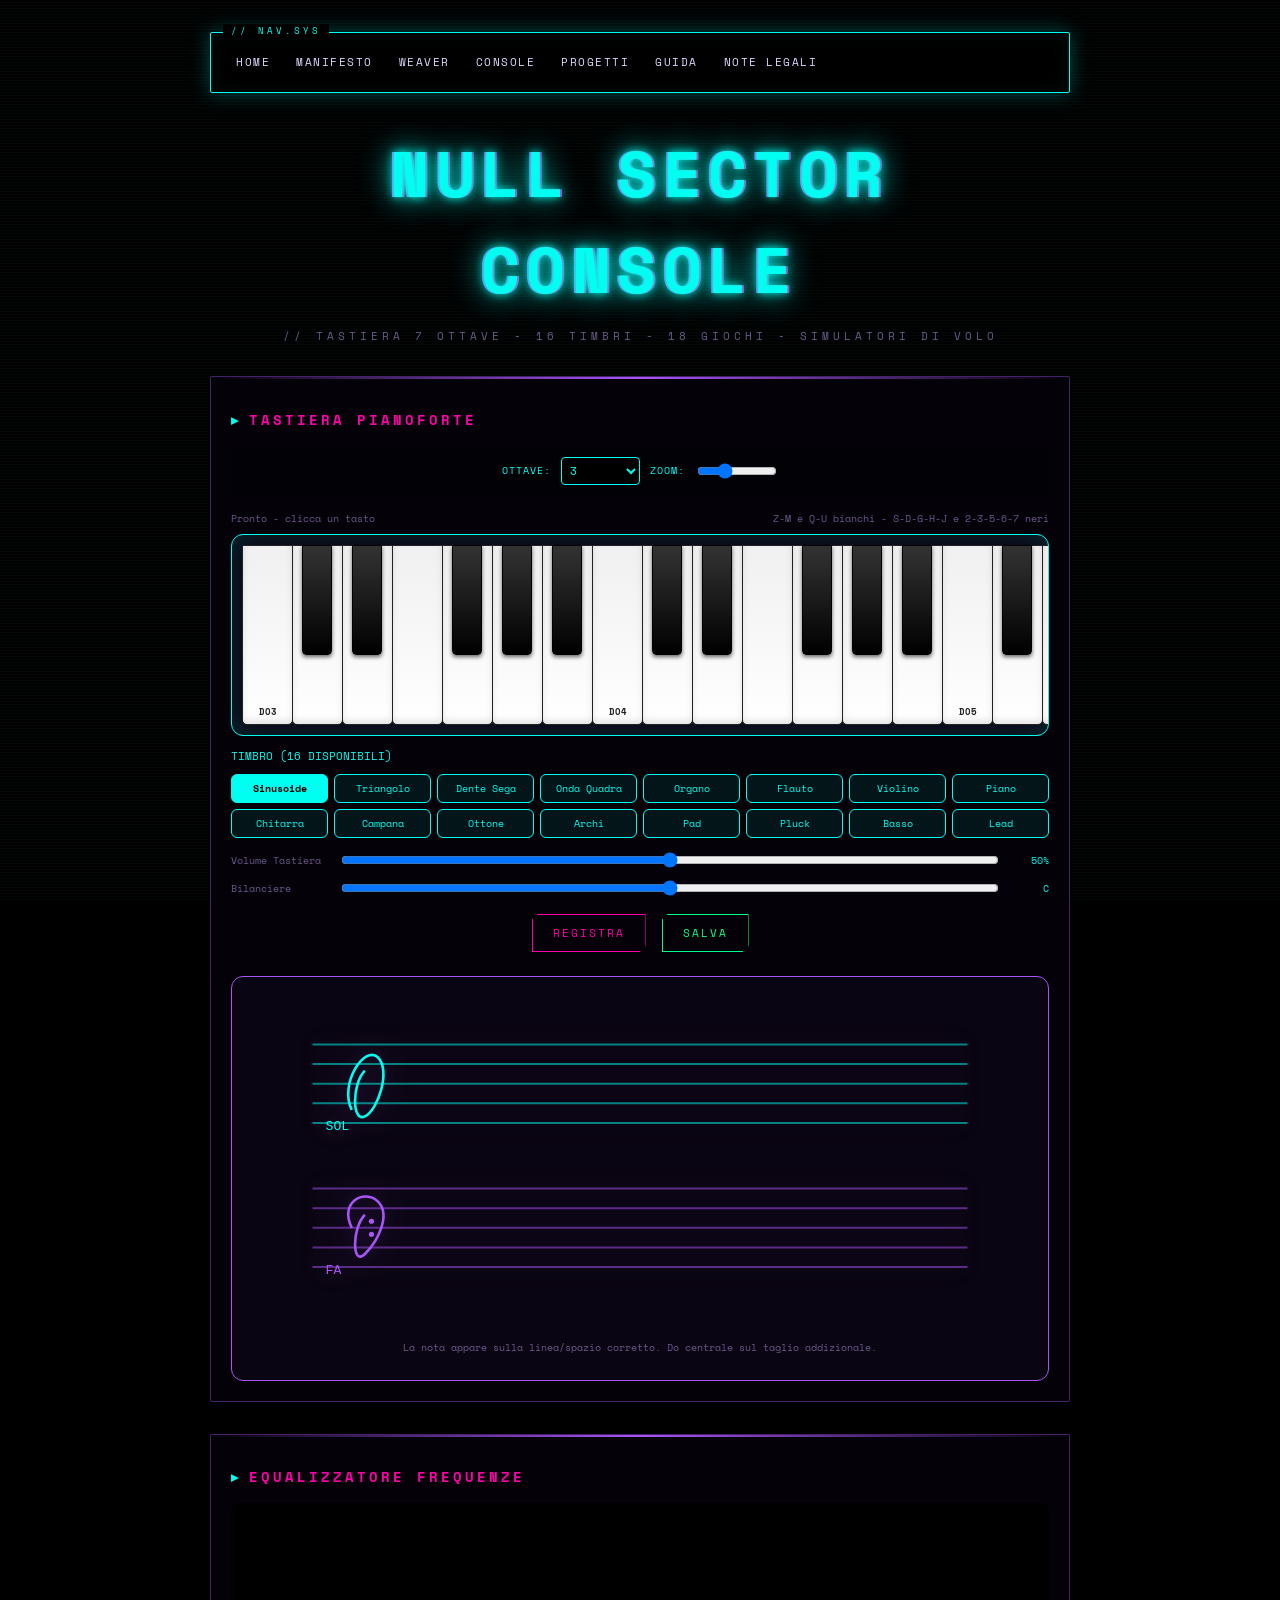
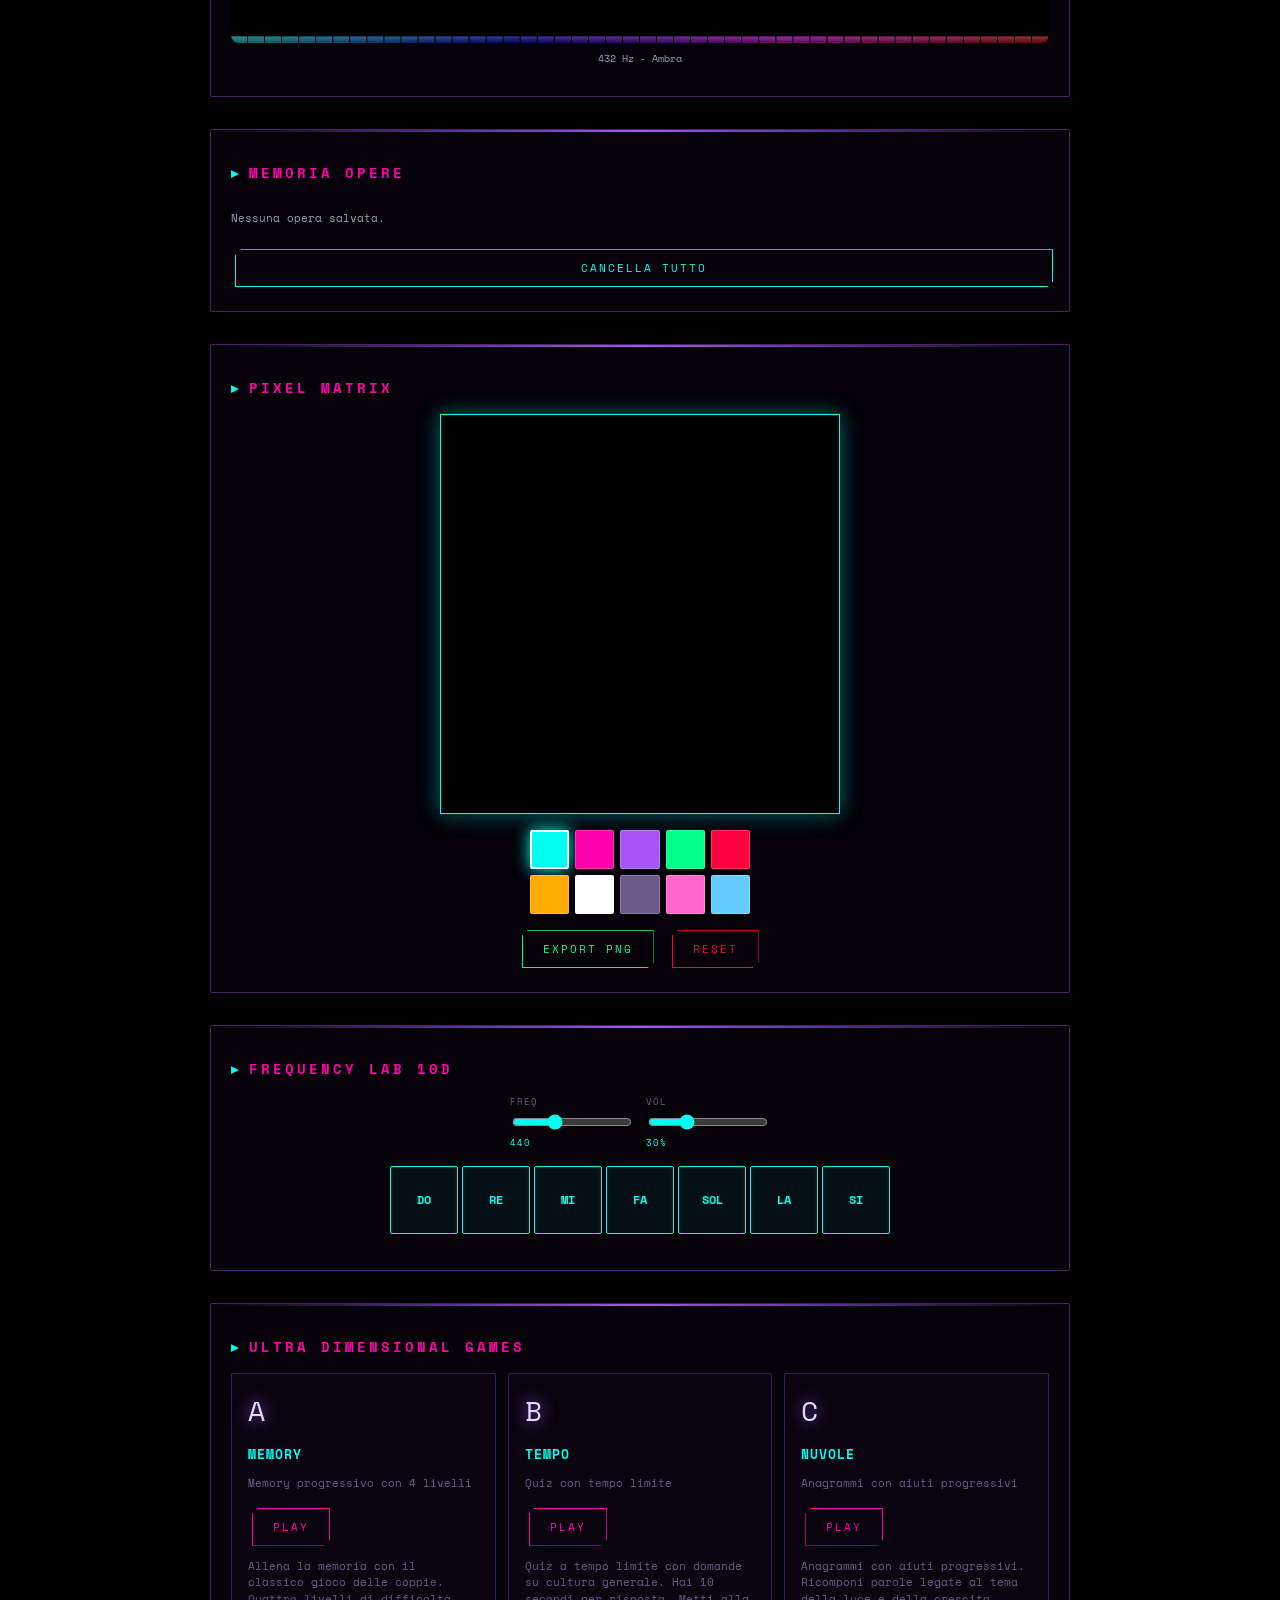
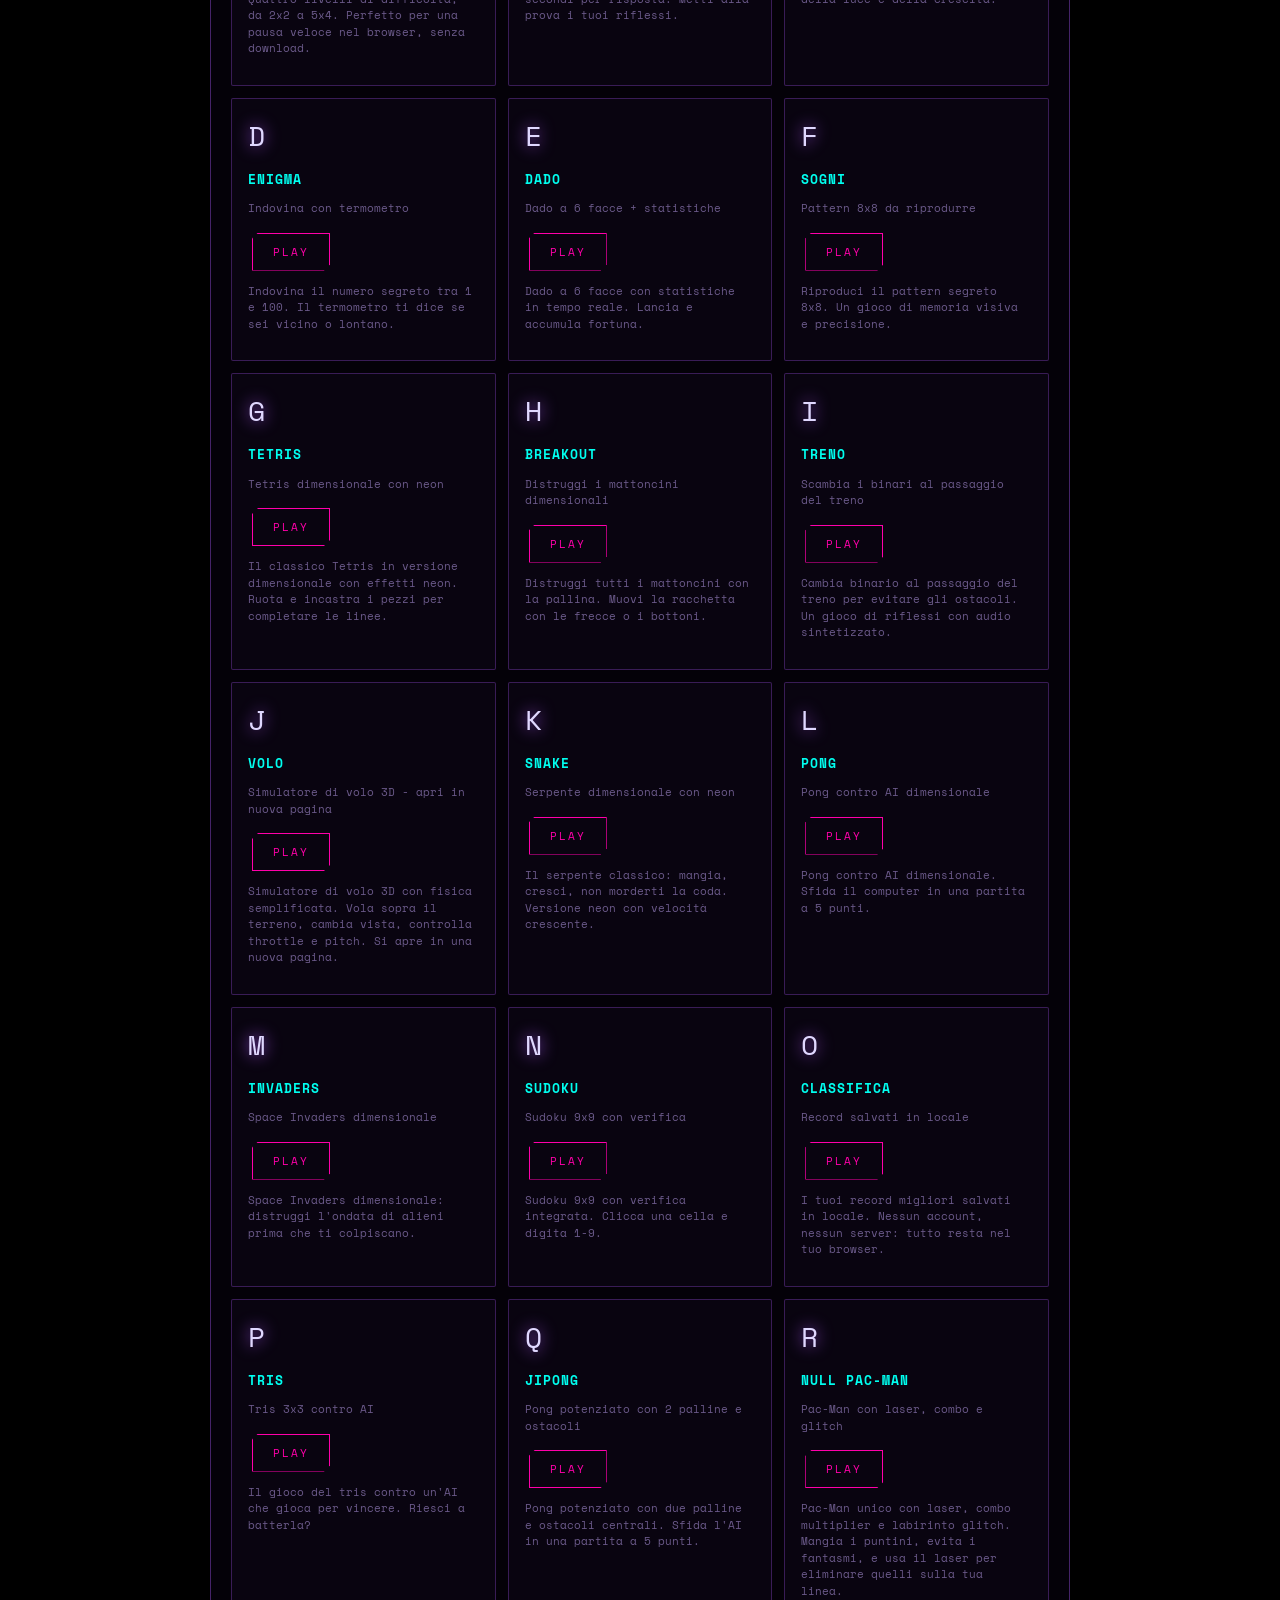
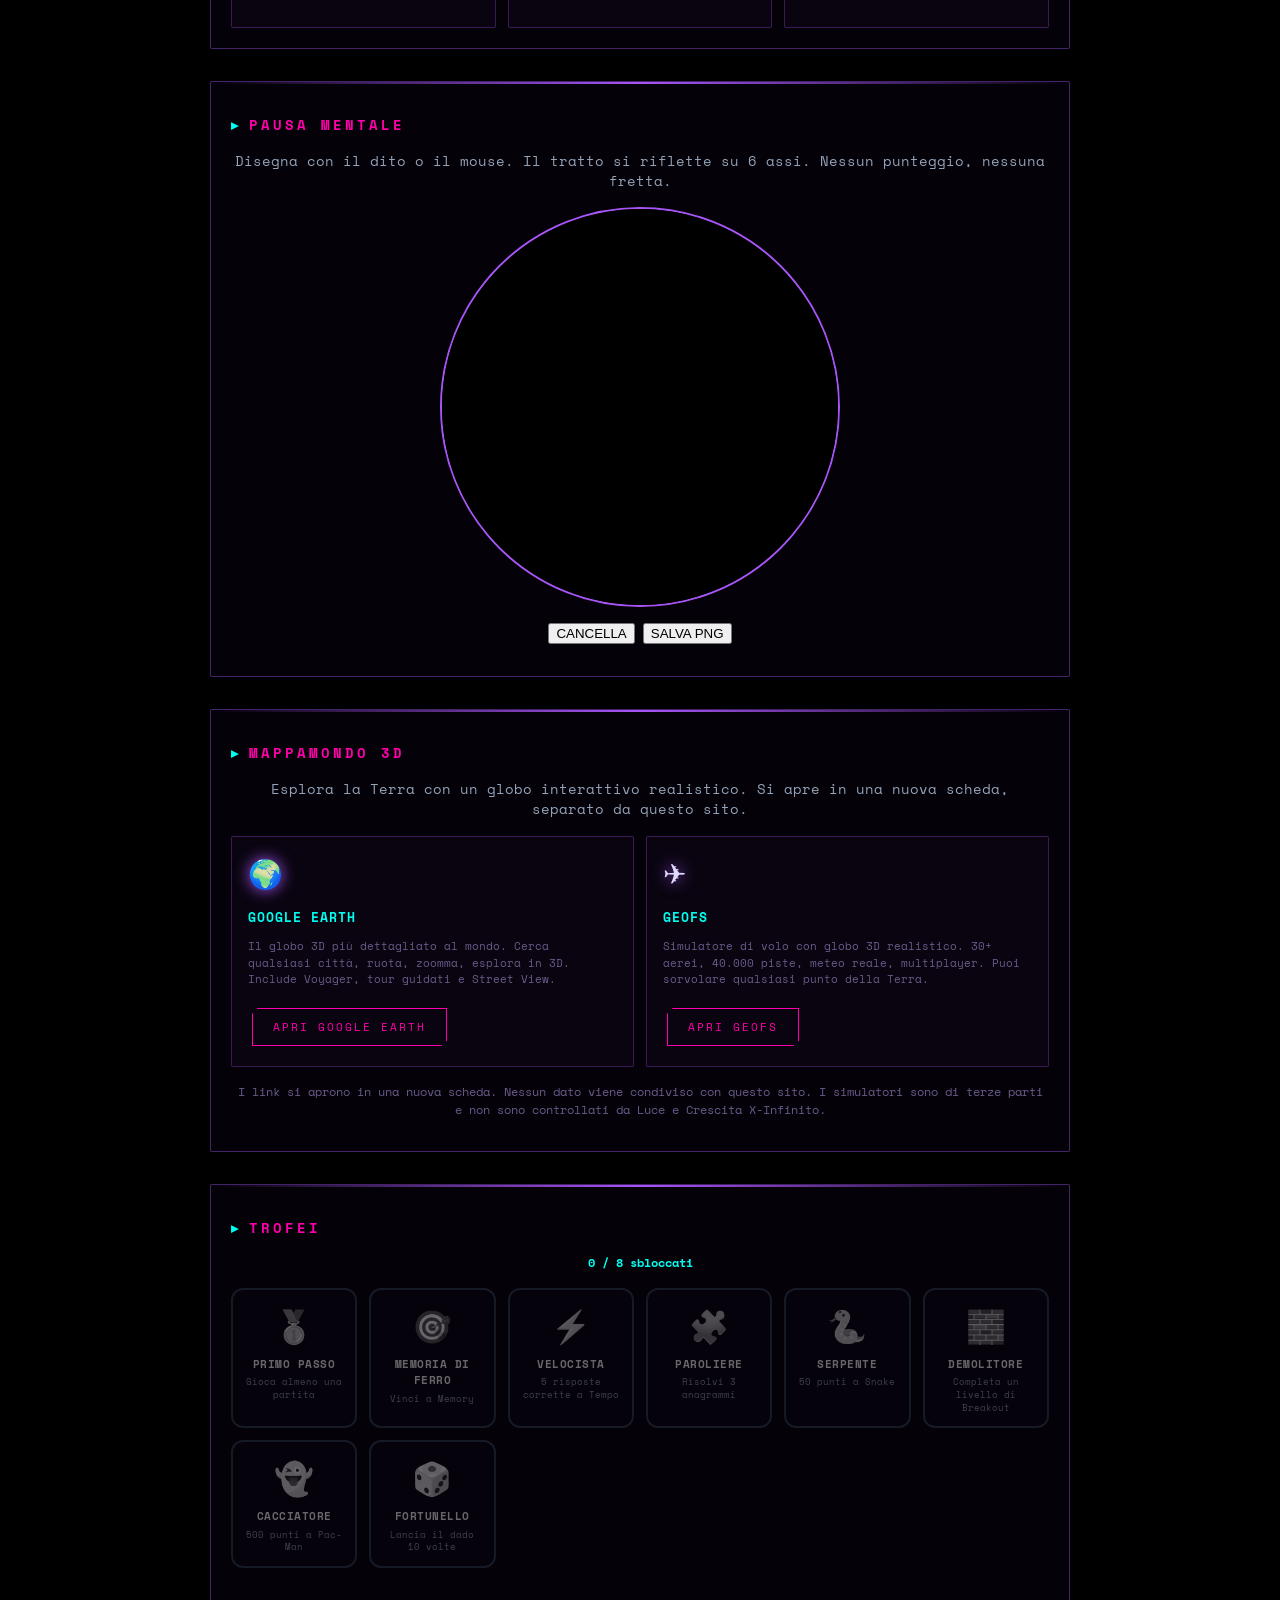
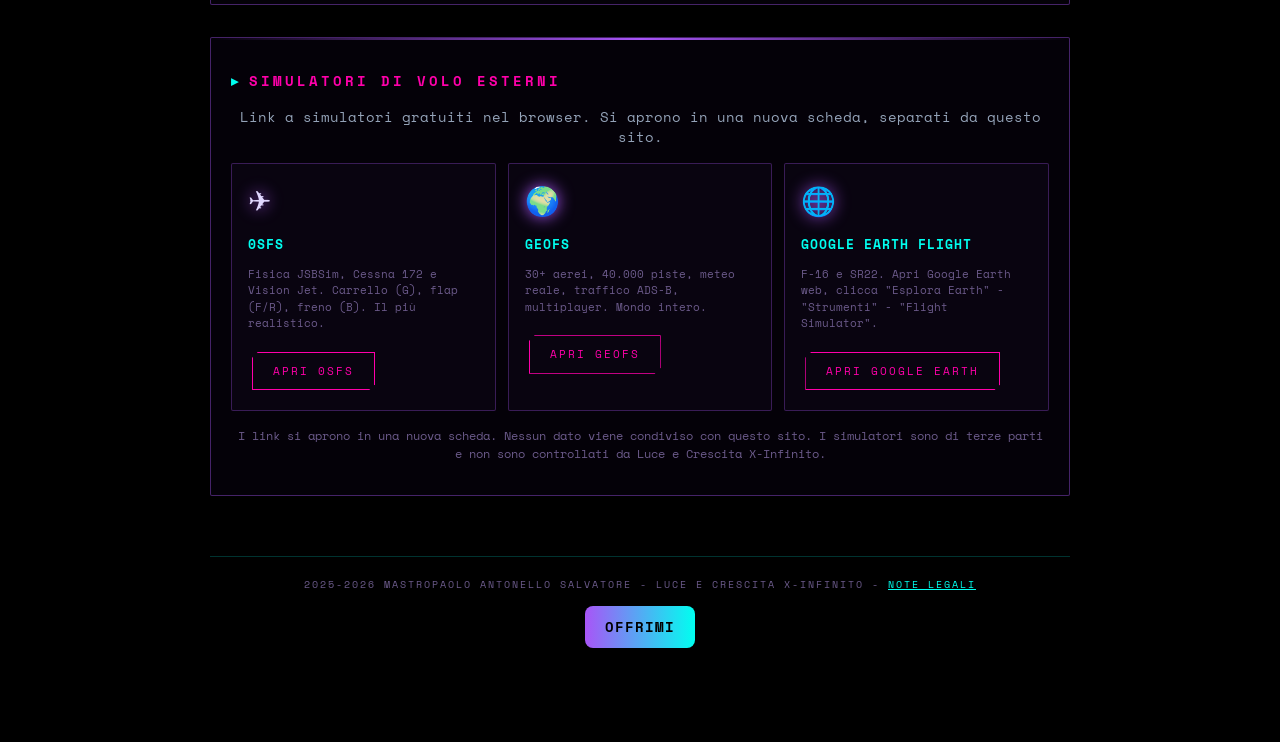
<file: sorprese.html>
<!DOCTYPE html>
<html lang="it">
<head>
<meta charset="UTF-8">
<meta name="viewport" content="width=device-width, initial-scale=1.0, viewport-fit=cover">
<meta name="theme-color" content="#000000">
<title>Giochi Gratis Online: Tetris, Pac-Man, Snake, Simulatori di Volo | Luce e Crescita</title>
<meta name="description" content="Gioca gratis nel browser senza download: Tetris, Pac-Man, Snake, Breakout, Tris, Sudoku, simulatori di volo e 18 giochi dimensionali. Nessuna installazione richiesta.">
<meta name="author" content="Mastropaolo Antonello Salvatore">
<meta property="og:title" content="Sorprese X-Infinito - Null Sector Console">
<meta property="og:description" content="Tastiera 7 ottave, 16 timbri, 18 giochi, simulatori di volo.">
<meta property="og:type" content="website">
<meta property="og:url" content="https://luce-crescita.github.io/sorprese.html">
<meta name="robots" content="noai, noimageai">
<link rel="canonical" href="https://luce-crescita.github.io/sorprese.html">
<link rel="stylesheet" href="style.css">
<style>
.keyboard-controls{display:flex;gap:10px;justify-content:center;margin-bottom:15px;flex-wrap:wrap;align-items:center;background:rgba(0,0,0,0.4);padding:10px;border-radius:8px}
.keyboard-controls label{font-size:10px;color:var(--neon-cyan);text-transform:uppercase;letter-spacing:1px}
.keyboard-controls select,.keyboard-controls input[type="range"]{padding:4px;background:#000;border:1px solid var(--neon-cyan);color:var(--neon-cyan);border-radius:4px;font-family:'Space Mono',monospace;font-size:11px}
.keyboard-wrapper{width:100%;overflow-x:auto;padding:10px;background:#0a0512;border:1px solid var(--neon-cyan);border-radius:12px;box-shadow:0 0 30px rgba(0,255,240,0.15) inset}
.keyboard{display:flex;position:relative;height:180px;width:100%;transition:min-width 0.2s}
.piano-key{position:relative;cursor:pointer;user-select:none;touch-action:none;border-radius:0 0 5px 5px;display:flex;align-items:flex-end;justify-content:center;padding-bottom:5px;font-size:9px;font-weight:700;transition:transform 0.05s,box-shadow 0.1s,background 0.1s}
.piano-key.white{flex:1;height:180px;background:linear-gradient(180deg,#f0f0f0 0%,#ffffff 100%);border:1px solid #222;color:#222;z-index:1;margin-right:-1px;box-shadow:inset 0 -4px 6px rgba(0,0,0,0.1)}
.piano-key.white.active{background:var(--neon-cyan);box-shadow:0 0 15px var(--neon-cyan);transform:translateY(2px) scaleY(0.98)}
.piano-key.black{position:absolute;height:110px;background:linear-gradient(180deg,#333 0%,#000 100%);border:1px solid #000;color:#00fff0;z-index:2;top:0;box-shadow:0 2px 4px rgba(0,0,0,0.6);border-radius:0 0 4px 4px}
.piano-key.black.active{background:var(--neon-magenta);box-shadow:0 0 15px var(--neon-magenta);transform:translateY(2px) scaleY(0.97)}
.keyboard-info{display:flex;justify-content:space-between;font-size:10px;color:var(--ns-muted);margin-bottom:8px;font-family:'Space Mono',monospace;flex-wrap:wrap;gap:8px}
.pentagram-box{background:#0a0512;border:1px solid var(--neon-violet);border-radius:12px;padding:15px;margin-top:20px;display:flex;justify-content:center;align-items:center;flex-direction:column;gap:10px}
.pentagram-box svg{max-width:100%;height:auto;filter:drop-shadow(0 0 10px rgba(168,85,247,0.3))}
.pentagram-note{font-size:10px;color:var(--ns-muted);text-align:center;font-family:'Space Mono',monospace}
.memory-list{max-height:180px;overflow-y:auto;font-size:11px;color:var(--text-muted)}
.memory-item{padding:8px;border-bottom:1px solid rgba(255,255,255,0.05);display:flex;justify-content:space-between;align-items:center;gap:8px}
.memory-item button{background:transparent;border:1px solid var(--blood);color:var(--blood);padding:2px 8px;border-radius:4px;cursor:pointer;font-size:9px;flex-shrink:0}
.preset-grid{display:grid;grid-template-columns:repeat(auto-fill,minmax(90px,1fr));gap:6px;margin:10px 0}
.preset-btn-timbro{padding:6px 8px;border-radius:6px;border:1px solid var(--neon-cyan);background:rgba(0,255,240,0.08);color:var(--neon-cyan);font-family:'Space Mono',monospace;font-size:10px;cursor:pointer;transition:all 0.15s}
.preset-btn-timbro:hover{background:rgba(0,255,240,0.2)}
.preset-btn-timbro.active{background:var(--neon-cyan);color:#000;font-weight:900}
.pan-slider{display:flex;align-items:center;gap:8px;margin:8px 0}
.pan-slider label{font-size:10px;color:var(--ns-muted);min-width:100px}
.pan-slider input{flex:1}
.game-canvas{width:100%;max-width:400px;height:auto;aspect-ratio:1;background:#000;border:2px solid var(--neon-cyan);border-radius:12px;display:block;margin:16px auto}
.seo-text{font-size:10px;color:#94a3b8;margin-top:8px;line-height:1.5}
.trophy-grid{display:grid;grid-template-columns:repeat(auto-fill,minmax(120px,1fr));gap:12px;margin:16px 0}
.trophy-card{background:#0a0512;border:2px solid #334155;border-radius:12px;padding:12px;text-align:center;transition:all 0.3s;opacity:0.4}
.trophy-card.unlocked{border-color:var(--neon-cyan);box-shadow:0 0 20px rgba(0,255,240,0.3);opacity:1}
.trophy-card .trophy-icon{font-size:32px;display:block;margin-bottom:6px;filter:grayscale(100%)}
.trophy-card.unlocked .trophy-icon{filter:grayscale(0%)}
.trophy-card .trophy-name{font-size:11px;font-weight:900;color:#fff;text-transform:uppercase;letter-spacing:0.5px}
.trophy-card .trophy-desc{font-size:9px;color:#94a3b8;margin-top:4px;line-height:1.4}
.trophy-count{text-align:center;font-size:12px;color:var(--neon-cyan);margin-bottom:12px;font-weight:900}
</style>
</head>
<body class="null-sector">
<div class="grid-bg"></div>
<div class="wrap">

<nav class="nav" aria-label="Navigazione principale">
<a href="index.html">HOME</a>
<a href="manifesto.html">MANIFESTO</a>
<a href="energia-eterna.html">WEAVER</a>
<a href="sorprese.html" aria-current="page">CONSOLE</a>
<a href="progetti.html">PROGETTI</a>
<a href="guida.html">GUIDA</a>
<a href="copyright.html">NOTE LEGALI</a>
</nav>

<h1>NULL SECTOR CONSOLE</h1>
<p class="subtitle">// Tastiera 7 Ottave - 16 Timbri - 18 Giochi - Simulatori di Volo</p>

<section class="section">
<h2>TASTIERA PIANOFORTE</h2>
<div class="keyboard-controls">
<label for="octaveRange">Ottave:</label>
<select id="octaveRange">
<option value="2">2</option>
<option value="3" selected>3</option>
<option value="4">4</option>
<option value="5">5</option>
<option value="6">6</option>
<option value="7">7 (max)</option>
</select>
<label for="zoomRange">Zoom:</label>
<input type="range" id="zoomRange" min="30" max="100" value="50" style="width:80px">
</div>
<div class="keyboard-info">
<span id="noteDisplay">Pronto - clicca un tasto</span>
<span>Z-M e Q-U bianchi - S-D-G-H-J e 2-3-5-6-7 neri</span>
</div>
<div class="keyboard-wrapper">
<div class="keyboard" id="pianoKeyboard"></div>
</div>

<div style="margin:12px 0">
<label style="font-size:11px;color:var(--neon-cyan);text-transform:uppercase;display:block;margin-bottom:6px">Timbro (16 disponibili)</label>
<div class="preset-grid" id="timbriGrid"></div>
</div>

<div class="pan-slider">
<label for="volSlider">Volume Tastiera</label>
<input type="range" id="volSlider" min="0" max="100" value="50">
<span id="volVal" style="font-size:10px;color:var(--neon-cyan);min-width:40px;text-align:right">50%</span>
</div>

<div class="pan-slider">
<label for="panSlider">Bilanciere</label>
<input type="range" id="panSlider" min="-100" max="100" value="0">
<span id="panVal" style="font-size:10px;color:var(--neon-cyan);min-width:40px;text-align:right">C</span>
</div>

<div style="text-align:center;margin-top:12px;display:flex;gap:8px;justify-content:center;flex-wrap:wrap">
<button class="btn magenta" id="recBtn">REGISTRA</button>
<button class="btn lime" id="saveComposition">SALVA</button>
</div>

<div class="pentagram-box">
<svg id="staffSvg" viewBox="0 0 600 250" xmlns="http://www.w3.org/2000/svg">
<g stroke="#00fff0" stroke-width="1.5" opacity="0.5">
<line x1="50" y1="40" x2="550" y2="40"/>
<line x1="50" y1="55" x2="550" y2="55"/>
<line x1="50" y1="70" x2="550" y2="70"/>
<line x1="50" y1="85" x2="550" y2="85"/>
<line x1="50" y1="100" x2="550" y2="100"/>
</g>
<path d="M 80 90 C 70 70, 90 40, 100 50 C 110 60, 100 90, 90 95 C 80 100, 80 70, 90 60" fill="none" stroke="#00fff0" stroke-width="2"/>
<text x="60" y="105" fill="#00fff0" font-size="10" font-family="monospace">SOL</text>
<g stroke="#a855f7" stroke-width="1.5" opacity="0.5">
<line x1="50" y1="150" x2="550" y2="150"/>
<line x1="50" y1="165" x2="550" y2="165"/>
<line x1="50" y1="180" x2="550" y2="180"/>
<line x1="50" y1="195" x2="550" y2="195"/>
<line x1="50" y1="210" x2="550" y2="210"/>
</g>
<path d="M 80 180 C 70 160, 90 150, 100 160 C 110 170, 100 190, 90 200 C 80 210, 80 180, 90 170" fill="none" stroke="#a855f7" stroke-width="2"/>
<circle cx="95" cy="175" r="2" fill="#a855f7"/>
<circle cx="95" cy="185" r="2" fill="#a855f7"/>
<text x="60" y="215" fill="#a855f7" font-size="10" font-family="monospace">FA</text>
<circle id="staffNoteTreble" cx="0" cy="0" r="5" fill="#00fff0" opacity="0"/>
<circle id="staffNoteBass" cx="0" cy="0" r="5" fill="#a855f7" opacity="0"/>
</svg>
<p class="pentagram-note">La nota appare sulla linea/spazio corretto. Do centrale sul taglio addizionale.</p>
</div>
</section>

<section class="section">
<h2>EQUALIZZATORE FREQUENZE</h2>
<canvas id="freqCanvas" style="width:100%;height:140px;display:block;background:#000;border-radius:8px"></canvas>
<p style="font-size:10px;color:var(--text-muted);margin-top:8px;text-align:center" id="freqLabel">432 Hz - Ambra</p>
</section>

<section class="section">
<h2>MEMORIA OPERE</h2>
<div class="memory-list" id="memoryList"><p style="color:var(--text-muted)">Nessuna opera salvata.</p></div>
<button class="btn cyan" id="clearMemory" style="margin-top:12px;width:100%">CANCELLA TUTTO</button>
</section>
<section class="section">
<h2>PIXEL MATRIX</h2>
<canvas id="pixelCanvas" width="320" height="320" aria-label="Matrice di pixel"></canvas>
<div class="palette" id="palette" role="group" aria-label="Tavolozza colori"></div>
<div style="text-align:center;margin-top:12px">
<button class="btn lime" id="exportPng">EXPORT PNG</button>
<button class="btn danger" id="clearPixels">RESET</button>
</div>
</section>

<section class="section">
<h2>FREQUENCY LAB 10D</h2>
<div class="music-row">
<label>FREQ <input type="range" id="baseFreq" min="220" max="880" value="440"><span id="baseFreqVal" style="color:var(--neon-cyan)">440</span></label>
<label>VOL <input type="range" id="volume" min="0" max="100" value="30"><span id="volumeVal" style="color:var(--neon-cyan)">30%</span></label>
</div>
<div class="note-grid" id="noteGrid" role="group" aria-label="Note musicali"></div>
</section>

<section class="section">
<h2>ULTRA DIMENSIONAL GAMES</h2>
<div class="games-grid" id="gamesGrid"></div>
</section>

<section class="section">
<h2>PAUSA MENTALE</h2>
<p style="text-align:center;color:#94a3b8;font-size:0.85rem;margin-bottom:12px">Disegna con il dito o il mouse. Il tratto si riflette su 6 assi. Nessun punteggio, nessuna fretta.</p>
<canvas id="mandalaCanvas" width="400" height="400" style="width:100%;max-width:400px;aspect-ratio:1;background:#000;border:2px solid var(--neon-violet);border-radius:50%;display:block;margin:16px auto;cursor:crosshair;touch-action:none"></canvas>
<div style="display:flex;gap:8px;justify-content:center;flex-wrap:wrap;margin:12px 0">
<button class="btn-big btn-lime" id="mandalaClear">CANCELLA</button>
<button class="btn-big btn-magenta" id="mandalaSave">SALVA PNG</button>
</div>
</section>

<section class="section">
<h2>MAPPAMONDO 3D</h2>
<p style="text-align:center;color:#94a3b8;font-size:0.85rem;margin-bottom:16px">Esplora la Terra con un globo interattivo realistico. Si apre in una nuova scheda, separato da questo sito.</p>
<div class="games-grid">
<div class="game-card">
<div class="emoji" aria-hidden="true">🌍</div>
<h3>Google Earth</h3>
<p>Il globo 3D più dettagliato al mondo. Cerca qualsiasi città, ruota, zoomma, esplora in 3D. Include Voyager, tour guidati e Street View.</p>
<a href="https://earth.google.com/web/" target="_blank" rel="noopener noreferrer" class="btn magenta" style="display:inline-block;text-align:center;text-decoration:none;margin-top:8px">APRI GOOGLE EARTH</a>
</div>
<div class="game-card">
<div class="emoji" aria-hidden="true">✈</div>
<h3>GeoFS</h3>
<p>Simulatore di volo con globo 3D realistico. 30+ aerei, 40.000 piste, meteo reale, multiplayer. Puoi sorvolare qualsiasi punto della Terra.</p>
<a href="https://geo-fs.com" target="_blank" rel="noopener noreferrer" class="btn magenta" style="display:inline-block;text-align:center;text-decoration:none;margin-top:8px">APRI GEOFS</a>
</div>
</div>
<p style="text-align:center;color:#6b5a8a;font-size:0.75rem;margin-top:16px">I link si aprono in una nuova scheda. Nessun dato viene condiviso con questo sito. I simulatori sono di terze parti e non sono controllati da Luce e Crescita X-Infinito.</p>
</section>

<section class="section">
<h2>TROFEI</h2>
<p class="trophy-count" id="trophyCount">0 / 8 sbloccati</p>
<div class="trophy-grid" id="trophyGrid"></div>
</section>

<section class="section">
<h2>SIMULATORI DI VOLO ESTERNI</h2>
<p style="text-align:center;color:#94a3b8;font-size:0.85rem;margin-bottom:16px">Link a simulatori gratuiti nel browser. Si aprono in una nuova scheda, separati da questo sito.</p>
<div class="games-grid">
<div class="game-card">
<div class="emoji" aria-hidden="true">✈</div>
<h3>0SFS</h3>
<p>Fisica JSBSim, Cessna 172 e Vision Jet. Carrello (G), flap (F/R), freno (B). Il più realistico.</p>
<a href="https://0sfs.github.io/fly/" target="_blank" rel="noopener noreferrer" class="btn magenta" style="display:inline-block;text-align:center;text-decoration:none;margin-top:8px">APRI 0SFS</a>
</div>
<div class="game-card">
<div class="emoji" aria-hidden="true">🌍</div>
<h3>GeoFS</h3>
<p>30+ aerei, 40.000 piste, meteo reale, traffico ADS-B, multiplayer. Mondo intero.</p>
<a href="https://geo-fs.com" target="_blank" rel="noopener noreferrer" class="btn magenta" style="display:inline-block;text-align:center;text-decoration:none;margin-top:8px">APRI GEOFS</a>
</div>
<div class="game-card">
<div class="emoji" aria-hidden="true">🌐</div>
<h3>Google Earth Flight</h3>
<p>F-16 e SR22. Apri Google Earth web, clicca "Esplora Earth" - "Strumenti" - "Flight Simulator".</p>
<a href="https://earth.google.com/web/" target="_blank" rel="noopener noreferrer" class="btn magenta" style="display:inline-block;text-align:center;text-decoration:none;margin-top:8px">APRI GOOGLE EARTH</a>
</div>
</div>
<p style="text-align:center;color:#6b5a8a;font-size:0.75rem;margin-top:16px">I link si aprono in una nuova scheda. Nessun dato viene condiviso con questo sito. I simulatori sono di terze parti e non sono controllati da Luce e Crescita X-Infinito.</p>
</section>
<footer>
  2025-2026 MASTROPAOLO ANTONELLO SALVATORE - LUCE E CRESCITA X-INFINITO - <a href="copyright.html" style="color:var(--neon-cyan)">NOTE LEGALI</a>
  <p style="text-align:center; margin-top:14px; font-size:0.9rem;">
    <a href="https://ko-fi.com/luceecrescita" target="_blank" rel="noopener noreferrer" style="display:inline-block; padding:10px 20px; background:linear-gradient(90deg, #a855f7, #00fff0); color:#000; text-decoration:none; border-radius:8px; font-weight:900; letter-spacing:1px;">Offrimi</a>
  </p>
</footer>

</div>

<div class="modal" id="gameModal" hidden>
<div class="modal-inner">
<div class="modal-header">
<h3 id="gameTitle">GAME</h3>
<button class="modal-close" id="gameClose" aria-label="Chiudi">X</button>
</div>
<div id="gameContent"></div>
</div>
</div>

<script src="audio.js" defer></script>
<script src="sorprese-games.js" defer></script>
</body>
</html>
</file>
<file: style.css>
/* ==========================================================================
   Luce e Crescita X∞ — Foglio di Stile Globale Unificato
   Autore: Mastropaolo Antonello Salvatore
   Edizione: 2026
   ========================================================================== */

@import url('https://fonts.googleapis.com/css2?family=Cinzel:wght@600;700;800;900&family=Plus+Jakarta+Sans:wght@300;400;500;600;700&family=Space+Mono:ital,wght@0,400;0,700;1,400&display=swap');

/* =========================================================
   1. VARIABILI GLOBALI
   ========================================================= */
:root {
    --bg-space: #04060d;
    --bg-card: rgba(13, 20, 38, 0.65);
    --border-glass: rgba(255, 255, 255, 0.08);
    --border-glass-hover: rgba(168, 85, 247, 0.35);
    --text-main: #f1f5f9;
    --text-muted: #94a3b8;
    --glow-cyan: #38bdf8;
    --glow-amber: #fbbf24;
    --glow-purple: #c084fc;
    --glow-emerald: #34d399;
    --void: #000000;
    --abyss: #05020a;
    --ink: #0a0512;
    --neon-cyan: #00fff0;
    --neon-magenta: #ff00aa;
    --neon-violet: #a855f7;
    --neon-lime: #00ff88;
    --blood: #ff0040;
    --ns-text: #e0d8ff;
    --ns-muted: #6b5a8a;
    --gold: #f1d18b;
    --border: rgba(255, 255, 255, 0.1);
    --orange: #fb923c;
    --pink: #ff66cc;
}

/* =========================================================
   2. RESET E BASE
   ========================================================= */
*, *::before, *::after { box-sizing: border-box; }

html {
    scroll-behavior: smooth;
    background-color: var(--bg-space);
    overflow-x: clip;
}

body {
    background-color: var(--bg-space);
    color: var(--text-main);
    font-family: 'Plus Jakarta Sans', system-ui, -apple-system, sans-serif;
    margin: 0;
    padding: 0;
    line-height: 1.6;
    overflow-x: clip;
    -webkit-font-smoothing: antialiased;
    -moz-osx-font-smoothing: grayscale;
}

/* =========================================================
   3. TIPOGRAFIE
   ========================================================= */
.font-cinzel { font-family: 'Cinzel', Georgia, serif; }
.font-mono-code { font-family: 'Space Mono', monospace; }
.font-mono { font-family: 'Space Mono', monospace; }

/* =========================================================
   4. UTILITY ACCESSIBILITÀ
   ========================================================= */
.sr-only {
    position: absolute;
    width: 1px;
    height: 1px;
    padding: 0;
    margin: -1px;
    overflow: hidden;
    clip: rect(0, 0, 0, 0);
    white-space: nowrap;
    border: 0;
}

/* =========================================================
   5. SCROLLBAR
   ========================================================= */
::-webkit-scrollbar { width: 8px; height: 8px; }
::-webkit-scrollbar-track { background: #020408; }
::-webkit-scrollbar-thumb {
    background: #1e1b4b;
    border-radius: 999px;
    border: 1px solid rgba(168, 85, 247, 0.3);
}
::-webkit-scrollbar-thumb:hover { background: #4c1d95; }

@supports (scrollbar-width: thin) {
    html {
        scrollbar-width: thin;
        scrollbar-color: #1e1b4b #020408;
    }
}

::selection { background: rgba(168, 85, 247, 0.85); color: #ffffff; }

/* =========================================================
   6. GLASSMORPHISM
   ========================================================= */
.card-glass {
    background: var(--bg-card);
    backdrop-filter: blur(16px);
    -webkit-backdrop-filter: blur(16px);
    border: 1px solid var(--border-glass);
    transition: transform 0.3s cubic-bezier(0.4, 0, 0.2, 1),
                border-color 0.3s cubic-bezier(0.4, 0, 0.2, 1),
                box-shadow 0.3s cubic-bezier(0.4, 0, 0.2, 1);
}
.card-glass:hover { border-color: var(--border-glass-hover); }

.grid-container {
    display: grid;
    grid-template-columns: repeat(auto-fit, minmax(280px, 1fr));
    gap: 1.5rem;
    margin-top: 2rem;
}

.custom-card {
    background: var(--bg-card);
    backdrop-filter: blur(14px);
    -webkit-backdrop-filter: blur(14px);
    border: 1px solid var(--border-glass);
    border-radius: 16px;
    padding: 1.6rem;
    transition: transform 0.3s ease, border-color 0.3s ease, box-shadow 0.3s ease;
}
.custom-card:hover {
    transform: translateY(-4px);
    border-color: var(--glow-cyan);
    box-shadow: 0 12px 30px -10px rgba(56, 189, 248, 0.2);
}

@supports not (backdrop-filter: blur(16px)) {
    .card-glass, .custom-card { background: rgba(13, 20, 38, 0.95); }
}

@media (max-width: 768px) {
    .card-glass, .custom-card {
        backdrop-filter: blur(8px);
        -webkit-backdrop-filter: blur(8px);
    }
}

/* =========================================================
   7. GLOW UTILITY
   ========================================================= */
.glow-purple { box-shadow: 0 0 30px -10px var(--glow-purple); }
.glow-cyan { box-shadow: 0 0 30px -10px var(--glow-cyan); }
.glow-amber { box-shadow: 0 0 30px -10px var(--glow-amber); }
.glow-emerald { box-shadow: 0 0 30px -10px var(--glow-emerald); }

/* =========================================================
   8. PREFERENZE UTENTE E FOCUS
   ========================================================= */
@media (prefers-reduced-motion: reduce) {
    html { scroll-behavior: auto; }
    *, *::before, *::after {
        animation-duration: 0.001ms !important;
        animation-iteration-count: 1 !important;
        transition-duration: 0.001ms !important;
    }
    .card-glass, .custom-card { transition: none; }
    .card-glass:hover, .custom-card:hover { transform: none; }
    .grid-bg, .null-sector h1, .null-sector .section::before,
    .rolling, .perfect-pulse, .pulse-warning, .matched-pulse,
    .scanline, .glitch {
        animation: none !important;
    }
}

:focus-visible {
    outline: 3px solid var(--glow-cyan);
    outline-offset: 2px;
    border-radius: 4px;
}

/* =========================================================
   9. STAMPA
   ========================================================= */
@media print {
    body { background: #fff; color: #000; }
    .card-glass, .custom-card {
        background: #f5f5f5;
        border: 1px solid #ddd;
        backdrop-filter: none;
    }
    header, footer, .nav, .hud, .modal { display: none !important; }
    canvas { display: none; }
}

/* ==========================================================================
   NULL SECTOR — Tema per sorprese.html
   ========================================================================== */
body.null-sector {
    background: var(--void);
    color: var(--ns-text);
    font-family: 'Space Mono', 'Courier New', monospace;
    line-height: 1.5;
    position: relative;
}
body.null-sector::before {
    content: '';
    position: fixed;
    inset: 0;
    background: repeating-linear-gradient(0deg,
        rgba(0,255,240,0.03) 0px,
        rgba(0,255,240,0.03) 1px,
        transparent 1px,
        transparent 3px);
    pointer-events: none;
    z-index: 1;
}
body.null-sector::after {
    content: '';
    position: fixed;
    inset: 0;
    background: radial-gradient(ellipse at center, transparent 40%, rgba(0,0,0,0.9) 100%);
    pointer-events: none;
    z-index: 0;
}
.null-sector .grid-bg {
    position: fixed;
    inset: 0;
    background-image:
        linear-gradient(rgba(0,255,240,0.08) 1px, transparent 1px),
        linear-gradient(90deg, rgba(255,0,170,0.08) 1px, transparent 1px);
    background-size: 60px 60px;
    animation: gridShift 20s linear infinite;
    z-index: -1;
}
@keyframes gridShift {
    0% { background-position: 0 0; }
    100% { background-position: 60px 60px; }
}
.null-sector .wrap {
    max-width: 900px;
    margin: 0 auto;
    padding: 32px 20px 80px;
    position: relative;
    z-index: 10;
}
.null-sector .nav {
    display: flex;
    flex-wrap: wrap;
    gap: 8px;
    padding: 16px;
    border: 1px solid var(--neon-cyan);
    border-radius: 2px;
    background: rgba(0,0,0,0.9);
    box-shadow: 0 0 20px rgba(0,255,240,0.3), inset 0 0 20px rgba(0,255,240,0.05);
    margin-bottom: 32px;
    position: relative;
}
.null-sector .nav::before {
    content: '// NAV.SYS';
    position: absolute;
    top: -9px;
    left: 12px;
    background: var(--void);
    padding: 0 8px;
    font-size: 9px;
    color: var(--neon-cyan);
    letter-spacing: 3px;
}
.null-sector .nav a {
    color: var(--ns-text);
    text-decoration: none;
    font-size: 11px;
    text-transform: uppercase;
    letter-spacing: 1.5px;
    padding: 4px 8px;
    border: 1px solid transparent;
    transition: all 0.15s;
}
.null-sector .nav a:hover,
.null-sector .nav a:focus-visible {
    color: var(--neon-cyan);
    border-color: var(--neon-cyan);
    text-shadow: 0 0 8px var(--neon-cyan);
}
.null-sector h1 {
    font-size: clamp(2rem, 8vw, 4rem);
    font-weight: 900;
    letter-spacing: 0.1em;
    text-transform: uppercase;
    text-align: center;
    color: var(--neon-cyan);
    text-shadow:
        0 0 10px var(--neon-cyan),
        0 0 30px var(--neon-cyan),
        2px 0 0 var(--neon-magenta),
        -2px 0 0 var(--neon-violet);
    margin: 20px 0 8px;
    animation: glitch 4s infinite;
}
@keyframes glitch {
    0%, 90%, 100% { transform: translate(0); }
    92% { transform: translate(-2px, 1px); }
    94% { transform: translate(2px, -1px); }
    96% { transform: translate(-1px, -2px); }
}
.null-sector .subtitle {
    text-align: center;
    color: var(--ns-muted);
    font-size: 11px;
    letter-spacing: 4px;
    text-transform: uppercase;
    margin-bottom: 32px;
}
.null-sector .section {
    margin: 32px 0;
    padding: 20px;
    border: 1px solid rgba(168,85,247,0.4);
    border-radius: 2px;
    background: rgba(5,2,10,0.8);
    position: relative;
}
.null-sector .section::before {
    content: '';
    position: absolute;
    top: 0; left: 0;
    width: 100%; height: 2px;
    background: linear-gradient(90deg, transparent, var(--neon-violet), transparent);
    animation: scanLine 3s linear infinite;
}
@keyframes scanLine {
    0% { transform: translateX(-100%); }
    100% { transform: translateX(100%); }
}
.null-sector h2 {
    font-size: 14px;
    text-transform: uppercase;
    letter-spacing: 3px;
    color: var(--neon-magenta);
    margin-bottom: 16px;
    display: flex;
    align-items: center;
    gap: 8px;
}
.null-sector h2::before { content: '▸'; color: var(--neon-cyan); }
.null-sector #pixelCanvas {
    display: block;
    width: 100%;
    max-width: 400px;
    aspect-ratio: 1;
    margin: 16px auto;
    background: #000;
    border: 1px solid var(--neon-cyan);
    box-shadow: 0 0 20px rgba(0,255,240,0.4), inset 0 0 20px rgba(0,255,240,0.1);
    cursor: crosshair;
    touch-action: none;
    image-rendering: pixelated;
}
.null-sector .palette {
    display: grid;
    grid-template-columns: repeat(5, 1fr);
    gap: 6px;
    max-width: 220px;
    margin: 12px auto;
}
.null-sector .swatch {
    aspect-ratio: 1;
    border: 1px solid rgba(255,255,255,0.2);
    cursor: pointer;
    border-radius: 2px;
    transition: all 0.15s;
}
.null-sector .swatch:hover,
.null-sector .swatch:focus-visible {
    transform: scale(1.15);
    box-shadow: 0 0 12px currentColor;
}
.null-sector .swatch.active {
    border: 2px solid #fff;
    box-shadow: 0 0 16px currentColor, inset 0 0 8px currentColor;
}
.null-sector .btn {
    background: transparent;
    color: var(--neon-cyan);
    border: 1px solid var(--neon-cyan);
    padding: 10px 20px;
    font-family: inherit;
    font-size: 11px;
    text-transform: uppercase;
    letter-spacing: 2px;
    cursor: pointer;
    transition: all 0.15s;
    margin: 4px;
    clip-path: polygon(6px 0, 100% 0, 100% calc(100% - 6px), calc(100% - 6px) 100%, 0 100%, 0 6px);
}
.null-sector .btn:hover,
.null-sector .btn:focus-visible {
    background: rgba(0,255,240,0.15);
    box-shadow: 0 0 20px var(--neon-cyan);
    text-shadow: 0 0 8px var(--neon-cyan);
}
.null-sector .btn:active { transform: scale(0.96); }
.null-sector .btn.magenta { color: var(--neon-magenta); border-color: var(--neon-magenta); }
.null-sector .btn.magenta:hover { background: rgba(255,0,170,0.15); box-shadow: 0 0 20px var(--neon-magenta); }
.null-sector .btn.lime { color: var(--neon-lime); border-color: var(--neon-lime); }
.null-sector .btn.lime:hover { background: rgba(0,255,136,0.15); box-shadow: 0 0 20px var(--neon-lime); }
.null-sector .btn.danger { color: var(--blood); border-color: var(--blood); }
.null-sector .btn.danger:hover { background: rgba(255,0,64,0.15); box-shadow: 0 0 20px var(--blood); }
.null-sector .btn:disabled { opacity: 0.5; cursor: not-allowed; }
.null-sector .music-row {
    display: flex;
    flex-wrap: wrap;
    gap: 12px;
    justify-content: center;
    margin: 16px 0;
}
.null-sector .music-row label {
    display: flex;
    flex-direction: column;
    gap: 4px;
    font-size: 9px;
    color: var(--ns-muted);
    text-transform: uppercase;
    letter-spacing: 1px;
}
.null-sector .music-row input[type=range] {
    accent-color: var(--neon-cyan);
    width: 120px;
}
.null-sector .note-grid {
    display: grid;
    grid-template-columns: repeat(7, 1fr);
    gap: 4px;
    max-width: 500px;
    margin: 16px auto;
}
.null-sector .note-btn {
    aspect-ratio: 1;
    background: rgba(0,255,240,0.05);
    border: 1px solid var(--neon-cyan);
    color: var(--neon-cyan);
    font-family: inherit;
    font-weight: 700;
    font-size: 12px;
    cursor: pointer;
    transition: all 0.1s;
    border-radius: 2px;
}
.null-sector .note-btn:hover,
.null-sector .note-btn:focus-visible {
    background: rgba(0,255,240,0.2);
    box-shadow: 0 0 12px var(--neon-cyan);
}
.null-sector .note-btn:active {
    background: var(--neon-cyan);
    color: var(--void);
}
.null-sector .games-grid {
    display: grid;
    grid-template-columns: repeat(auto-fit, minmax(220px, 1fr));
    gap: 12px;
    margin-top: 16px;
}
.null-sector .game-card {
    background: rgba(10,5,18,0.9);
    border: 1px solid rgba(168,85,247,0.3);
    padding: 16px;
    border-radius: 2px;
    transition: all 0.2s;
}
.null-sector .game-card:hover {
    border-color: var(--neon-violet);
    box-shadow: 0 0 24px rgba(168,85,247,0.4);
    transform: translateY(-2px);
}
.null-sector .game-card .emoji {
    font-size: 28px;
    margin-bottom: 8px;
    filter: drop-shadow(0 0 8px var(--neon-violet));
}
.null-sector .game-card h3 {
    font-size: 13px;
    text-transform: uppercase;
    letter-spacing: 1px;
    color: var(--neon-cyan);
    margin-bottom: 6px;
}
.null-sector .game-card p {
    font-size: 11px;
    color: var(--ns-muted);
    margin-bottom: 12px;
}
.null-sector .modal {
    position: fixed;
    inset: 0;
    background: rgba(0,0,0,0.95);
    display: flex;
    align-items: center;
    justify-content: center;
    z-index: 10000;
    padding: 16px;
    backdrop-filter: blur(8px);
}
.null-sector .modal[hidden] { display: none; }
.null-sector .modal-inner {
    background: var(--abyss);
    border: 1px solid var(--neon-cyan);
    padding: 24px;
    max-width: 500px;
    width: 100%;
    max-height: 90vh;
    overflow-y: auto;
    border-radius: 2px;
    box-shadow: 0 0 40px var(--neon-cyan), inset 0 0 40px rgba(0,255,240,0.05);
}
.null-sector .modal-header {
    display: flex;
    justify-content: space-between;
    align-items: center;
    margin-bottom: 20px;
    padding-bottom: 12px;
    border-bottom: 1px solid rgba(0,255,240,0.2);
}
.null-sector .modal-header h3 {
    color: var(--neon-cyan);
    font-size: 14px;
    text-transform: uppercase;
    letter-spacing: 2px;
    text-shadow: 0 0 8px var(--neon-cyan);
}
.null-sector .modal-close {
    background: transparent;
    border: 1px solid var(--blood);
    color: var(--blood);
    padding: 4px 10px;
    cursor: pointer;
    font-family: inherit;
    font-size: 14px;
}
.null-sector .modal-close:hover {
    background: var(--blood);
    color: #fff;
    box-shadow: 0 0 16px var(--blood);
}
.null-sector .mem-grid {
    display: grid;
    grid-template-columns: repeat(4, 1fr);
    gap: 6px;
    max-width: 320px;
    margin: 16px auto;
}
.null-sector .mem-card {
    aspect-ratio: 1;
    background: rgba(10,5,18,0.9);
    border: 1px solid var(--neon-violet);
    border-radius: 2px;
    font-size: 20px;
    display: flex;
    align-items: center;
    justify-content: center;
    cursor: pointer;
    color: transparent;
    transition: all 0.2s;
    user-select: none;
}
.null-sector .mem-card.flipped {
    background: rgba(0,255,240,0.1);
    border-color: var(--neon-cyan);
    color: var(--ns-text);
    box-shadow: 0 0 16px var(--neon-cyan);
}
.null-sector .mem-card.matched {
    background: rgba(0,255,136,0.1);
    border-color: var(--neon-lime);
    color: var(--ns-text);
    cursor: default;
}
.null-sector .quiz-options {
    display: flex;
    flex-direction: column;
    gap: 8px;
    margin-top: 16px;
}
.null-sector .quiz-opt {
    background: rgba(0,255,240,0.05);
    border: 1px solid rgba(0,255,240,0.3);
    color: var(--ns-text);
    padding: 12px 16px;
    cursor: pointer;
    text-align: left;
    font-family: inherit;
    font-size: 12px;
    border-radius: 2px;
}
.null-sector .quiz-opt:hover:not(:disabled) {
    background: rgba(0,255,240,0.15);
    border-color: var(--neon-cyan);
}
.null-sector .quiz-opt.correct {
    background: rgba(0,255,136,0.2);
    border-color: var(--neon-lime);
    color: var(--neon-lime);
}
.null-sector .quiz-opt.wrong {
    background: rgba(255,0,64,0.2);
    border-color: var(--blood);
    color: var(--blood);
}
.null-sector .ana-letters {
    display: flex;
    gap: 6px;
    justify-content: center;
    flex-wrap: wrap;
    margin: 16px 0;
}
.null-sector .ana-letter {
    padding: 10px 14px;
    background: rgba(168,85,247,0.1);
    border: 1px solid var(--neon-violet);
    color: var(--neon-violet);
    font-size: 18px;
    font-weight: 700;
    border-radius: 2px;
}
.null-sector .ana-input {
    width: 100%;
    padding: 12px;
    background: #000;
    border: 1px solid var(--neon-cyan);
    color: var(--neon-cyan);
    font-family: inherit;
    font-size: 20px;
    text-align: center;
    text-transform: uppercase;
    letter-spacing: 4px;
    margin: 12px 0;
    border-radius: 2px;
}
.null-sector .ana-input:focus {
    outline: none;
    box-shadow: 0 0 16px var(--neon-cyan);
}
.null-sector .enigma-input {
    width: 120px;
    padding: 12px;
    background: #000;
    border: 1px solid var(--neon-magenta);
    color: var(--neon-magenta);
    font-family: inherit;
    font-size: 20px;
    text-align: center;
    margin: 12px auto;
    display: block;
    border-radius: 2px;
}
.null-sector .dice {
    font-size: 80px;
    text-align: center;
    display: block;
    margin: 16px 0;
    filter: drop-shadow(0 0 20px var(--neon-magenta));
}
.null-sector .dice-result {
    text-align: center;
    color: var(--neon-magenta);
    font-size: 16px;
    font-weight: 700;
}
.null-sector .feedback {
    text-align: center;
    margin: 12px 0;
    font-weight: 700;
    font-size: 13px;
    text-transform: uppercase;
}
.null-sector .feedback.correct { color: var(--neon-lime); }
.null-sector .feedback.wrong { color: var(--blood); }
.null-sector footer {
    margin-top: 60px;
    padding-top: 20px;
    border-top: 1px solid rgba(0,255,240,0.2);
    text-align: center;
    color: var(--ns-muted);
    font-size: 10px;
    letter-spacing: 2px;
    text-transform: uppercase;
}
@media (max-width: 600px) {
    .null-sector .wrap { padding: 16px 12px 60px; }
    .null-sector .note-grid { grid-template-columns: repeat(4, 1fr); }
    .null-sector .games-grid { grid-template-columns: 1fr; }
    .null-sector .dice { font-size: 56px; }
}

/* ==========================================================================
   ENERGY WEAVER 1.0
   ========================================================================== */
.torus-container {
    background: radial-gradient(circle at center, rgba(30,20,60,0.9) 0%, rgba(4,6,13,0.99) 70%);
    position: relative;
}
.mute-btn {
    position: fixed;
    bottom: 16px;
    right: 16px;
    z-index: 300;
    background: rgba(13,20,38,0.95);
    border: 1px solid rgba(255,255,255,0.2);
    color: #f1f5f9;
    border-radius: 50%;
    width: 56px;
    height: 56px;
    font-size: 1.6rem;
    cursor: pointer;
    display: flex;
    align-items: center;
    justify-content: center;
    backdrop-filter: blur(10px);
    transition: all 0.3s;
    box-shadow: 0 4px 20px rgba(0,0,0,0.5);
}
.mute-btn:hover {
    background: rgba(56,189,248,0.3);
    border-color: #38bdf8;
    transform: scale(1.1);
}
@keyframes pulse-glow {
    0%, 100% { box-shadow: 0 0 0 0 rgba(52,211,153,0.6); }
    50% { box-shadow: 0 0 0 16px rgba(52,211,153,0); }
}
.audio-active { animation: pulse-glow 1.5s infinite; }
.control-group {
    display: flex;
    flex-direction: column;
    gap: 4px;
    min-width: 120px;
    flex: 1;
}
.control-group label {
    font-size: 0.65rem;
    color: #94a3b8;
    font-family: 'Space Mono', monospace;
    text-transform: uppercase;
    letter-spacing: 0.08em;
}
.control-group input[type=range] {
    width: 100%;
    accent-color: #38bdf8;
    cursor: pointer;
    height: 4px;
}
.control-group .value {
    font-size: 0.8rem;
    color: #f1f5f9;
    font-weight: 700;
    font-family: 'Space Mono', monospace;
}
.control-row {
    display: flex;
    gap: 12px;
    flex-wrap: wrap;
    align-items: end;
    padding: 12px;
    background: rgba(13,20,38,0.6);
    border-radius: 12px;
    border: 1px solid rgba(255,255,255,0.08);
}
.dims {
    display: flex;
    gap: 6px;
    flex-wrap: wrap;
    justify-content: center;
    margin: 8px 0;
}
.dim-dot {
    width: 8px;
    height: 8px;
    border-radius: 50%;
    background: rgba(255,255,255,0.15);
    transition: all 0.3s;
}
.dim-dot.active { background: #38bdf8; box-shadow: 0 0 8px #38bdf8; }
.dim-dot.w { background: #c084fc; box-shadow: 0 0 8px #c084fc; }
.color-swatch {
    width: 28px;
    height: 28px;
    border-radius: 8px;
    cursor: pointer;
    border: 2px solid transparent;
    transition: all 0.2s;
}
.color-swatch:hover { transform: scale(1.1); }
.color-swatch.active { border-color: #fbbf24; box-shadow: 0 0 10px rgba(251,191,36,0.5); }
.preset-btn {
    padding: 6px 12px;
    border-radius: 8px;
    font-size: 0.75rem;
    font-family: 'Space Mono', monospace;
    cursor: pointer;
    border: 1px solid rgba(255,255,255,0.15);
    background: rgba(13,20,38,0.8);
    color: #f1f5f9;
    transition: all 0.2s;
}
.preset-btn:hover { background: rgba(56,189,248,0.2); border-color: #38bdf8; }
.preset-btn.active { background: rgba(52,211,153,0.3); border-color: #34d399; color: #34d399; }
#spectrum {
    width: 100%;
    height: 60px;
    background: rgba(4,6,13,0.8);
    border-radius: 8px;
    border: 1px solid rgba(255,255,255,0.08);
    margin-top: 8px;
}
.rec-btn {
    padding: 8px 16px;
    border-radius: 8px;
    font-size: 0.75rem;
    font-family: 'Space Mono', monospace;
    cursor: pointer;
    border: 1px solid rgba(239,68,68,0.5);
    background: rgba(239,68,68,0.15);
    color: #ef4444;
    transition: all 0.2s;
}
.rec-btn:hover { background: rgba(239,68,68,0.3); }
.rec-btn.recording {
    background: rgba(239,68,68,0.6);
    color: #fff;
    animation: pulse-glow 1s infinite;
}

/* ==========================================================================
   ENERGY WEAVER 2.0
   ========================================================================== */
.ew2-body { background: var(--bg-space); color: var(--text-main); font-family: system-ui, -apple-system, sans-serif; padding: 20px; }
.ew2-wrap { max-width: 1200px; margin: 0 auto; }
.ew2-header { display: flex; justify-content: space-between; align-items: center; padding: 16px 0; border-bottom: 1px solid var(--border); margin-bottom: 32px; flex-wrap: wrap; gap: 12px; }
.ew2-brand { font-weight: 900; letter-spacing: 0.05em; color: var(--gold); text-decoration: none; font-size: 1.2rem; }
.ew2-nav a { color: var(--text-muted); text-decoration: none; margin-left: 16px; font-size: 0.9rem; }
.ew2-nav a:hover { color: var(--glow-cyan); }
.ew2-hero {
    background: linear-gradient(135deg, rgba(40,28,76,0.9), rgba(16,11,36,0.95));
    border: 1px solid rgba(241,209,139,0.3);
    border-radius: 20px;
    padding: 32px;
    margin-bottom: 32px;
    position: relative;
    overflow: hidden;
}
.ew2-hero::before {
    content: '';
    position: absolute;
    inset: 0;
    background:
        radial-gradient(circle at 30% 50%, rgba(114,241,237,0.1) 0%, transparent 50%),
        radial-gradient(circle at 70% 50%, rgba(255,0,170,0.08) 0%, transparent 50%);
    pointer-events: none;
    animation: ew2Pulse 4s ease-in-out infinite;
}
@keyframes ew2Pulse { 0%, 100% { opacity: 0.5; } 50% { opacity: 1; } }
.ew2-hero p { color: var(--text-muted); margin: 8px 0; position: relative; z-index: 1; }
.ew2-tag-row { display: flex; flex-wrap: wrap; gap: 8px; margin: 16px 0; position: relative; z-index: 1; }
.ew2-tag {
    padding: 4px 12px;
    border-radius: 999px;
    background: rgba(114,241,237,0.1);
    border: 1px solid rgba(114,241,237,0.3);
    color: var(--glow-cyan);
    font-size: 0.75rem;
    font-family: 'Space Mono', monospace;
}
.ew2-actions { display: flex; gap: 12px; flex-wrap: wrap; margin-top: 20px; position: relative; z-index: 1; }
.ew2-btn {
    display: inline-block;
    padding: 12px 20px;
    border-radius: 10px;
    text-decoration: none;
    font-weight: 700;
    font-size: 0.85rem;
    transition: all 0.2s;
    cursor: pointer;
    border: none;
    font-family: inherit;
}
.ew2-btn:hover { transform: translateY(-2px); }
.ew2-btn-primary { background: linear-gradient(110deg,#fff0c4,#f1d18b); color: #211630; }
.ew2-btn-primary:hover { box-shadow: 0 8px 30px rgba(241,209,139,0.4); }
.ew2-btn-ghost { background: rgba(255,255,255,0.05); border: 1px solid var(--border); color: var(--text-main); }
.ew2-btn-ghost:hover { border-color: var(--glow-cyan); color: var(--glow-cyan); }
.ew2-btn-green { background: #059669; color: #fff; }
.ew2-btn-green:hover { background: #10b981; box-shadow: 0 8px 30px rgba(16,185,129,0.3); }
.ew2-btn-magenta { background: linear-gradient(110deg,#ff00aa,#a855f7); color: #fff; }
.ew2-btn-magenta:hover { box-shadow: 0 8px 30px rgba(255,0,170,0.3); }
.ew2-btn-red { background: #dc2626; color: #fff; }
.ew2-btn-red:hover { background: #ef4444; box-shadow: 0 8px 30px rgba(239,68,68,0.3); }
.ew2-notice {
    padding: 16px;
    border-radius: 12px;
    background: rgba(241,209,139,0.05);
    border-left: 3px solid var(--gold);
    color: var(--text-muted);
    font-size: 0.9rem;
    margin: 16px 0;
}
.ew2-notice.warn { background: rgba(251,146,60,0.1); border-left-color: var(--orange); color: #fed7aa; }
.ew2-grid { display: grid; grid-template-columns: repeat(auto-fit, minmax(280px, 1fr)); gap: 16px; margin: 16px 0; }
.ew2-card {
    background: var(--bg-card);
    border: 1px solid var(--border);
    border-radius: 16px;
    padding: 20px;
    transition: all 0.2s;
}
.ew2-card:hover { border-color: var(--glow-cyan); transform: translateY(-2px); }
.ew2-card h3 { color: var(--glow-cyan); font-size: 1rem; margin-bottom: 8px; }
.ew2-card p { color: var(--text-muted); font-size: 0.9rem; }
.ew2-param-row {
    background: rgba(0,0,0,0.3);
    border-radius: 12px;
    padding: 16px;
    margin: 12px 0;
    border: 1px solid rgba(255,255,255,0.05);
}
.ew2-param-row .param-header { display: flex; align-items: center; gap: 8px; margin-bottom: 10px; flex-wrap: wrap; }
.ew2-param-row .param-header label { font-weight: 700; color: var(--gold); font-size: 0.9rem; min-width: 120px; }
.ew2-param-row .param-header .param-value { font-family: monospace; font-weight: 900; color: #ff00aa; font-size: 1.1rem; }
.ew2-param-row .param-header .param-unit { font-size: 0.75rem; color: var(--text-muted); }
.ew2-param-row .minmax { display: flex; gap: 8px; margin-bottom: 8px; align-items: center; flex-wrap: wrap; }
.ew2-param-row .minmax input[type=number] {
    width: 80px;
    padding: 4px 8px;
    background: #0d1426;
    border: 1px solid var(--border);
    border-radius: 6px;
    color: var(--text-main);
    font-size: 0.8rem;
    font-family: monospace;
}
.ew2-param-row .minmax span { font-size: 0.7rem; color: var(--text-muted); text-transform: uppercase; letter-spacing: 0.05em; }
.ew2-param-row input[type=range] { width: 100%; accent-color: #ff00aa; height: 8px; cursor: pointer; margin: 8px 0; }
.ew2-param-row .param-buttons { display: flex; gap: 8px; justify-content: center; margin-top: 8px; }
.ew2-param-row .param-buttons button {
    padding: 6px 14px;
    border-radius: 8px;
    border: 1px solid #ff00aa;
    background: rgba(255,0,170,0.1);
    color: #ff00aa;
    cursor: pointer;
    font-weight: 900;
    font-size: 0.85rem;
    transition: all 0.15s;
    font-family: inherit;
}
.ew2-param-row .param-buttons button:hover { background: rgba(255,0,170,0.3); box-shadow: 0 0 12px rgba(255,0,170,0.4); }
.ew2-freq-panel {
    background: linear-gradient(135deg, rgba(40,28,76,0.9), rgba(16,11,36,0.95));
    border: 1px solid rgba(114,241,237,0.3);
    border-radius: 16px;
    padding: 24px;
    margin: 24px 0;
}
.ew2-freq-panel h3 { color: var(--glow-cyan); margin-bottom: 16px; text-align: center; font-size: 1.1rem; }
.ew2-freq-row { display: flex; align-items: center; gap: 12px; margin: 12px 0; flex-wrap: wrap; }
.ew2-freq-row label { flex: 0 0 100px; font-size: 0.75rem; color: var(--text-muted); text-transform: uppercase; letter-spacing: 0.05em; }
.ew2-freq-row input[type=range] { flex: 1; accent-color: var(--glow-cyan); height: 6px; cursor: pointer; min-width: 200px; }
.ew2-freq-row .freq-val { flex: 0 0 80px; text-align: right; font-weight: 900; color: var(--glow-cyan); font-size: 0.9rem; font-family: monospace; }
.ew2-preset-btns { display: flex; gap: 6px; flex-wrap: wrap; margin: 12px 0; }
.ew2-preset-btn {
    padding: 6px 12px;
    border-radius: 8px;
    border: 1px solid var(--border);
    background: rgba(255,255,255,0.03);
    color: var(--text-main);
    cursor: pointer;
    font-family: inherit;
    font-size: 0.75rem;
    font-weight: 700;
    transition: all 0.2s;
}
.ew2-preset-btn.active { background: rgba(114,241,237,0.2); border-color: var(--glow-cyan); color: var(--glow-cyan); box-shadow: 0 0 12px rgba(114,241,237,0.3); }
.ew2-preset-btn:hover { border-color: var(--glow-cyan); color: var(--glow-cyan); }
.ew2-results { display: grid; grid-template-columns: repeat(auto-fit, minmax(140px, 1fr)); gap: 12px; margin: 20px 0; }
.ew2-result {
    background: rgba(114,241,237,0.05);
    border: 1px solid rgba(114,241,237,0.2);
    border-radius: 12px;
    padding: 14px;
    text-align: center;
    transition: all 0.2s;
}
.ew2-result:hover { background: rgba(114,241,237,0.1); box-shadow: 0 0 16px rgba(114,241,237,0.2); }
.ew2-result .value { font-size: 1.4rem; font-weight: 900; color: var(--glow-cyan); }
.ew2-result .label { font-size: 0.75rem; color: var(--text-muted); text-transform: uppercase; letter-spacing: 0.05em; }
.ew2-result.green .value { color: var(--glow-emerald); }
.ew2-result.red .value { color: #ff6b6b; }
.ew2-result.orange .value { color: var(--orange); }
.ew2-graph {
    width: 100%;
    height: 400px;
    background: radial-gradient(circle at center, rgba(30,20,60,0.9) 0%, rgba(4,6,13,0.98) 70%);
    border: 1px solid rgba(114,241,237,0.3);
    border-radius: 12px;
    margin: 16px 0;
    cursor: grab;
    touch-action: none;
    display: block;
}
.ew2-graph:active { cursor: grabbing; }
.ew2-graph-controls { display: flex; gap: 6px; flex-wrap: wrap; margin: 16px 0; align-items: center; }
.ew2-dim-btn {
    padding: 6px 12px;
    border-radius: 8px;
    border: 1px solid var(--border);
    background: rgba(255,255,255,0.03);
    color: var(--text-main);
    cursor: pointer;
    font-family: inherit;
    font-size: 0.75rem;
    font-weight: 700;
    transition: all 0.2s;
}
.ew2-dim-btn.active { background: rgba(255,0,170,0.2); border-color: #ff00aa; color: #ff00aa; box-shadow: 0 0 12px rgba(255,0,170,0.3); }
.ew2-table { width: 100%; border-collapse: collapse; margin: 16px 0; font-size: 0.8rem; }
.ew2-table th { background: rgba(114,241,237,0.1); padding: 8px 6px; text-align: left; color: var(--glow-cyan); border-bottom: 1px solid var(--border); position: sticky; top: 0; }
.ew2-table td { padding: 6px; border-bottom: 1px solid rgba(255,255,255,0.05); color: var(--text-muted); }
.ew2-table tr:hover td { background: rgba(255,255,255,0.02); }
.ew2-table .positive { color: var(--glow-emerald); }
.ew2-table .negative { color: #ff6b6b; }
.ew2-table-wrap { overflow-x: auto; max-height: 400px; overflow-y: auto; }
.ew2-footer { text-align: center; padding: 32px 0; color: var(--text-muted); font-size: 0.85rem; border-top: 1px solid var(--border); margin-top: 48px; }
.ew2-footer a { color: var(--gold); text-decoration: none; }
.ew2-audio-toggle {
    position: fixed;
    top: 20px;
    right: 20px;
    z-index: 999;
    width: 50px;
    height: 50px;
    border-radius: 50%;
    background: rgba(13,20,38,0.95);
    border: 1px solid var(--glow-cyan);
    color: var(--glow-cyan);
    font-size: 1.2rem;
    cursor: pointer;
    display: flex;
    align-items: center;
    justify-content: center;
    transition: all 0.2s;
    box-shadow: 0 0 20px rgba(114,241,237,0.3);
}
.ew2-audio-toggle:hover { transform: scale(1.1); background: rgba(114,241,237,0.2); }
.ew2-audio-toggle.muted { color: #ff6b6b; border-color: #ff6b6b; }
.ew2-ul { padding-left: 20px; color: var(--text-muted); font-size: 0.9rem; }
.ew2-li { margin: 6px 0; }
.ew2-spettro {
    width: 100%;
    height: 100px;
    background: #0d1426;
    border: 1px solid var(--border);
    border-radius: 8px;
    margin: 12px 0;
    display: block;
}
@media (max-width: 640px) {
    .ew2-body { padding: 12px; }
    .ew2-hero { padding: 20px; }
    .ew2-grid { grid-template-columns: 1fr; }
    .ew2-table { font-size: 0.7rem; }
    .ew2-table th, .ew2-table td { padding: 4px 2px; }
    .ew2-graph { height: 300px; }
    .ew2-audio-toggle { top: 12px; right: 12px; width: 44px; height: 44px; font-size: 1rem; }
    .ew2-freq-row label { flex: 0 0 80px; font-size: 0.65rem; }
    .ew2-freq-row .freq-val { flex: 0 0 60px; font-size: 0.75rem; }
    .ew2-param-row .minmax input[type=number] { width: 60px; font-size: 0.7rem; }
}

/* ==========================================================================
   TUNNEL A VETTORE LUCE
   ========================================================================== */
.tunnel-body {
    background: var(--void);
    color: #fff;
    font-family: system-ui, -apple-system, sans-serif;
    display: flex;
    flex-direction: column;
    height: 100dvh;
    overflow: hidden;
}
.tunnel-hud {
    position: absolute;
    top: env(safe-area-inset-top, 0);
    left: 0;
    right: 0;
    padding: 1.2rem 2rem;
    display: flex;
    justify-content: space-between;
    align-items: center;
    z-index: 20;
    background: linear-gradient(180deg, rgba(3,3,8,0.9) 0%, transparent 100%);
    pointer-events: none;
    flex-wrap: wrap;
    gap: 0.6rem;
}
.tunnel-hud-links { display: flex; gap: 12px; pointer-events: auto; flex-wrap: wrap; }
.tunnel-back-btn {
    text-decoration: none;
    color: var(--neon-cyan);
    font-weight: 700;
    font-size: 0.85rem;
    border: 1px solid rgba(0, 240, 255, 0.4);
    padding: 0.55rem 1.1rem;
    border-radius: 10px;
    backdrop-filter: blur(10px);
    background: rgba(3, 3, 8, 0.6);
    transition: all 0.25s ease;
}
.tunnel-back-btn:hover,
.tunnel-back-btn:focus-visible {
    background: rgba(0, 240, 255, 0.25);
    box-shadow: 0 0 15px var(--neon-cyan);
    transform: translateY(-1px);
    outline: 2px solid var(--gold);
    outline-offset: 2px;
}
.tunnel-stats { display: flex; gap: 2rem; font-size: 1.05rem; font-weight: 700; letter-spacing: 0.05em; }
.tunnel-stat-val { color: var(--gold); text-shadow: 0 0 10px rgba(255, 209, 102, 0.6); }
.tunnel-canvas {
    width: 100vw;
    height: 100dvh;
    display: block;
    cursor: crosshair;
    touch-action: none;
    user-select: none;
    -webkit-user-select: none;
}
.tunnel-instructions {
    position: absolute;
    bottom: calc(1.5rem + env(safe-area-inset-bottom, 0));
    left: 50%;
    transform: translateX(-50%);
    font-size: 0.8rem;
    color: rgba(255, 255, 255, 0.7);
    letter-spacing: 0.08em;
    text-transform: uppercase;
    pointer-events: none;
    text-align: center;
    background: rgba(3, 3, 8, 0.7);
    backdrop-filter: blur(8px);
    padding: 7px 18px;
    border-radius: 999px;
    border: 1px solid rgba(255, 255, 255, 0.12);
    white-space: normal;
    max-width: 90vw;
}
.tunnel-motion-warning {
    position: absolute;
    top: 50%;
    left: 50%;
    transform: translate(-50%, -50%);
    background: rgba(3,3,8,0.95);
    border: 1px solid rgba(255,255,255,0.2);
    padding: 2rem;
    border-radius: 16px;
    text-align: center;
    max-width: 400px;
    z-index: 30;
}
.tunnel-motion-warning p { margin-bottom: 1rem; line-height: 1.5; }
.tunnel-motion-warning button {
    padding: 0.7rem 1.4rem;
    border: 1px solid var(--neon-cyan);
    background: rgba(0, 240, 255, 0.2);
    color: var(--neon-cyan);
    border-radius: 10px;
    cursor: pointer;
    font-weight: 700;
}
@media (max-width: 640px) {
    .tunnel-hud { padding: 0.8rem 1rem; }
    .tunnel-back-btn { font-size: 0.75rem; padding: 0.4rem 0.7rem; }
    .tunnel-stats { gap: 1rem; font-size: 0.85rem; }
    .tunnel-instructions { font-size: 0.7rem; padding: 5px 12px; }
}

/* ==========================================================================
   PULSANTE OFFrimi GLOBALE (flottante)
   ========================================================================== */
#globalOffrimi {
    position: fixed;
    bottom: 92px;
    right: 20px;
    z-index: 9999;
    padding: 12px 22px;
    background: linear-gradient(90deg, #a855f7, #00fff0);
    color: #000;
    text-decoration: none;
    border-radius: 10px;
    font-weight: 900;
    letter-spacing: 1px;
    font-family: 'Space Mono', monospace;
    font-size: 13px;
    box-shadow: 0 6px 24px rgba(168, 85, 247, 0.5);
    transition: transform 0.2s, box-shadow 0.2s;
    text-transform: uppercase;
}
#globalOffrimi:hover {
    transform: translateY(-2px) scale(1.05);
    box-shadow: 0 10px 32px rgba(168, 85, 247, 0.7);
}
#globalOffrimi:active {
    transform: scale(0.98);
}
@media (max-width: 600px) {
    #globalOffrimi {
        bottom: 80px;
        right: 14px;
        padding: 10px 16px;
        font-size: 11px;
    }
}
@media (prefers-reduced-motion: reduce) {
    #globalOffrimi { transition: none; }
}
</file>
